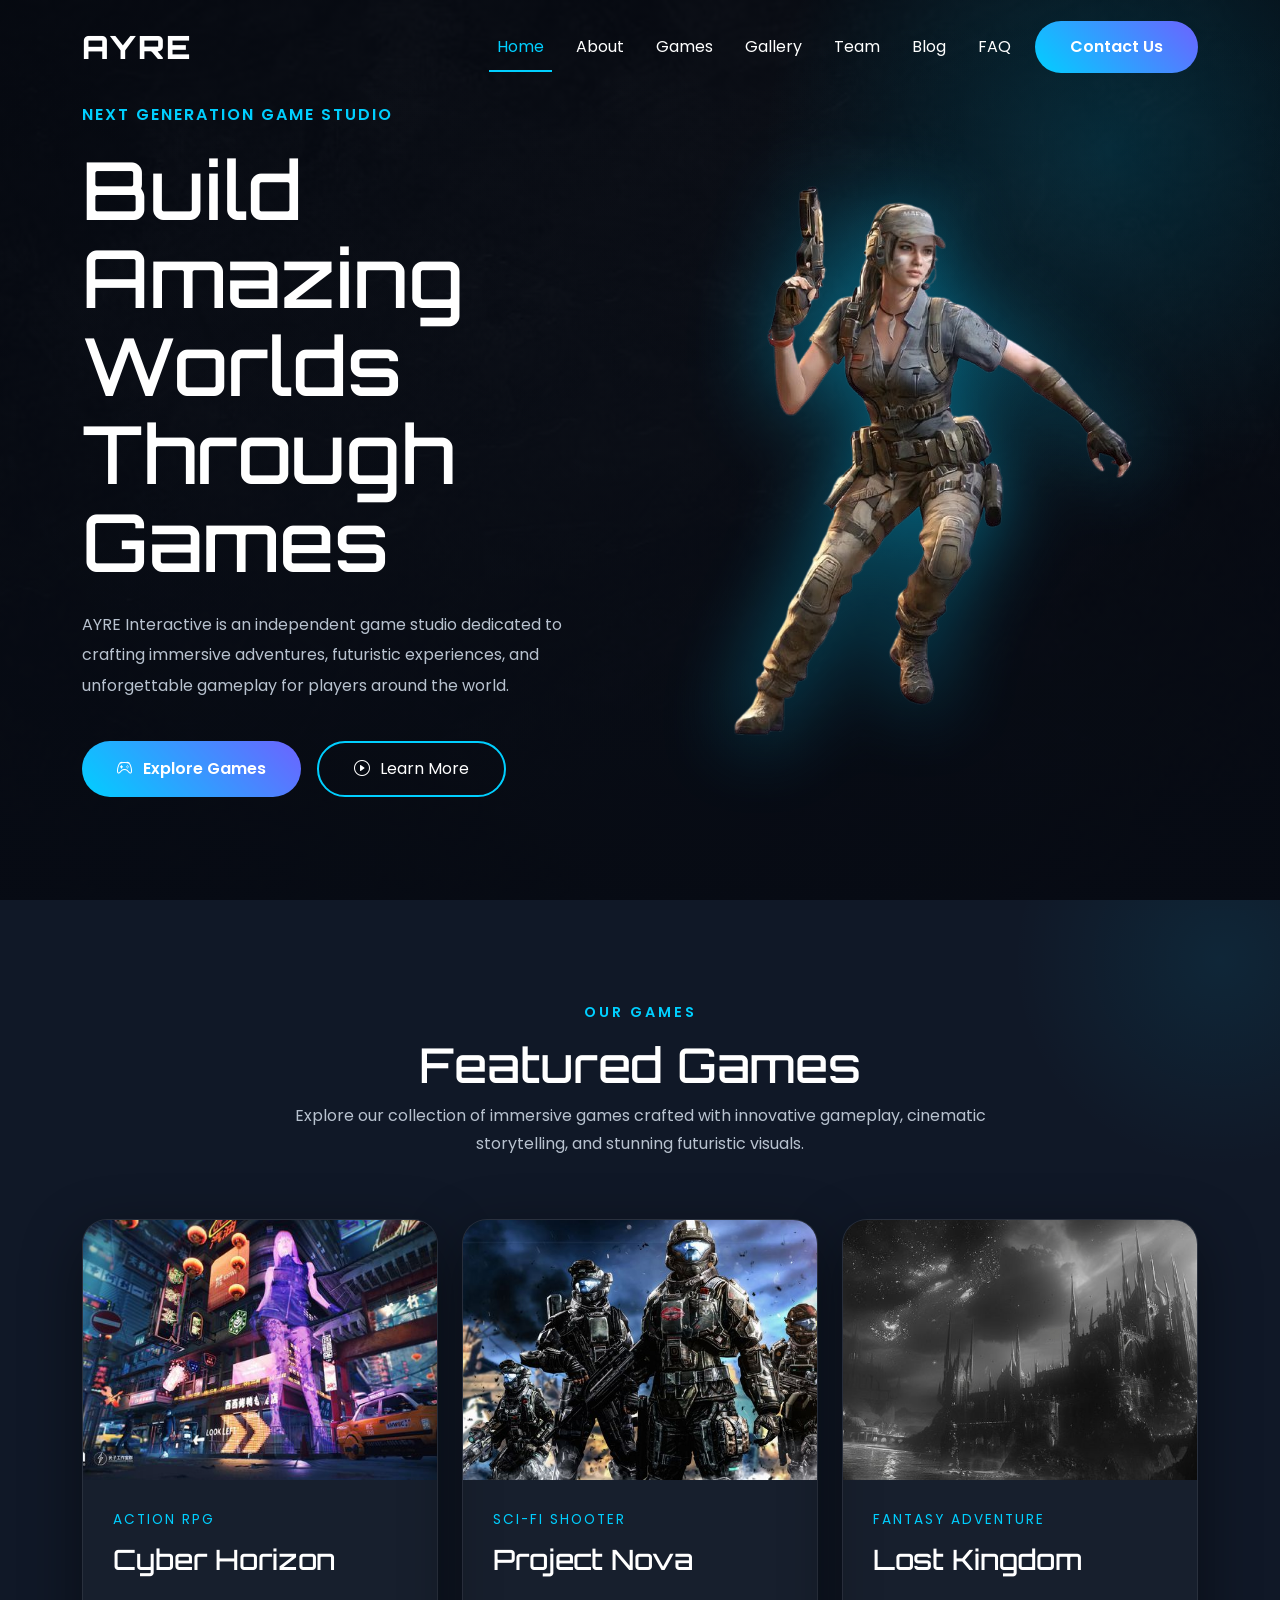
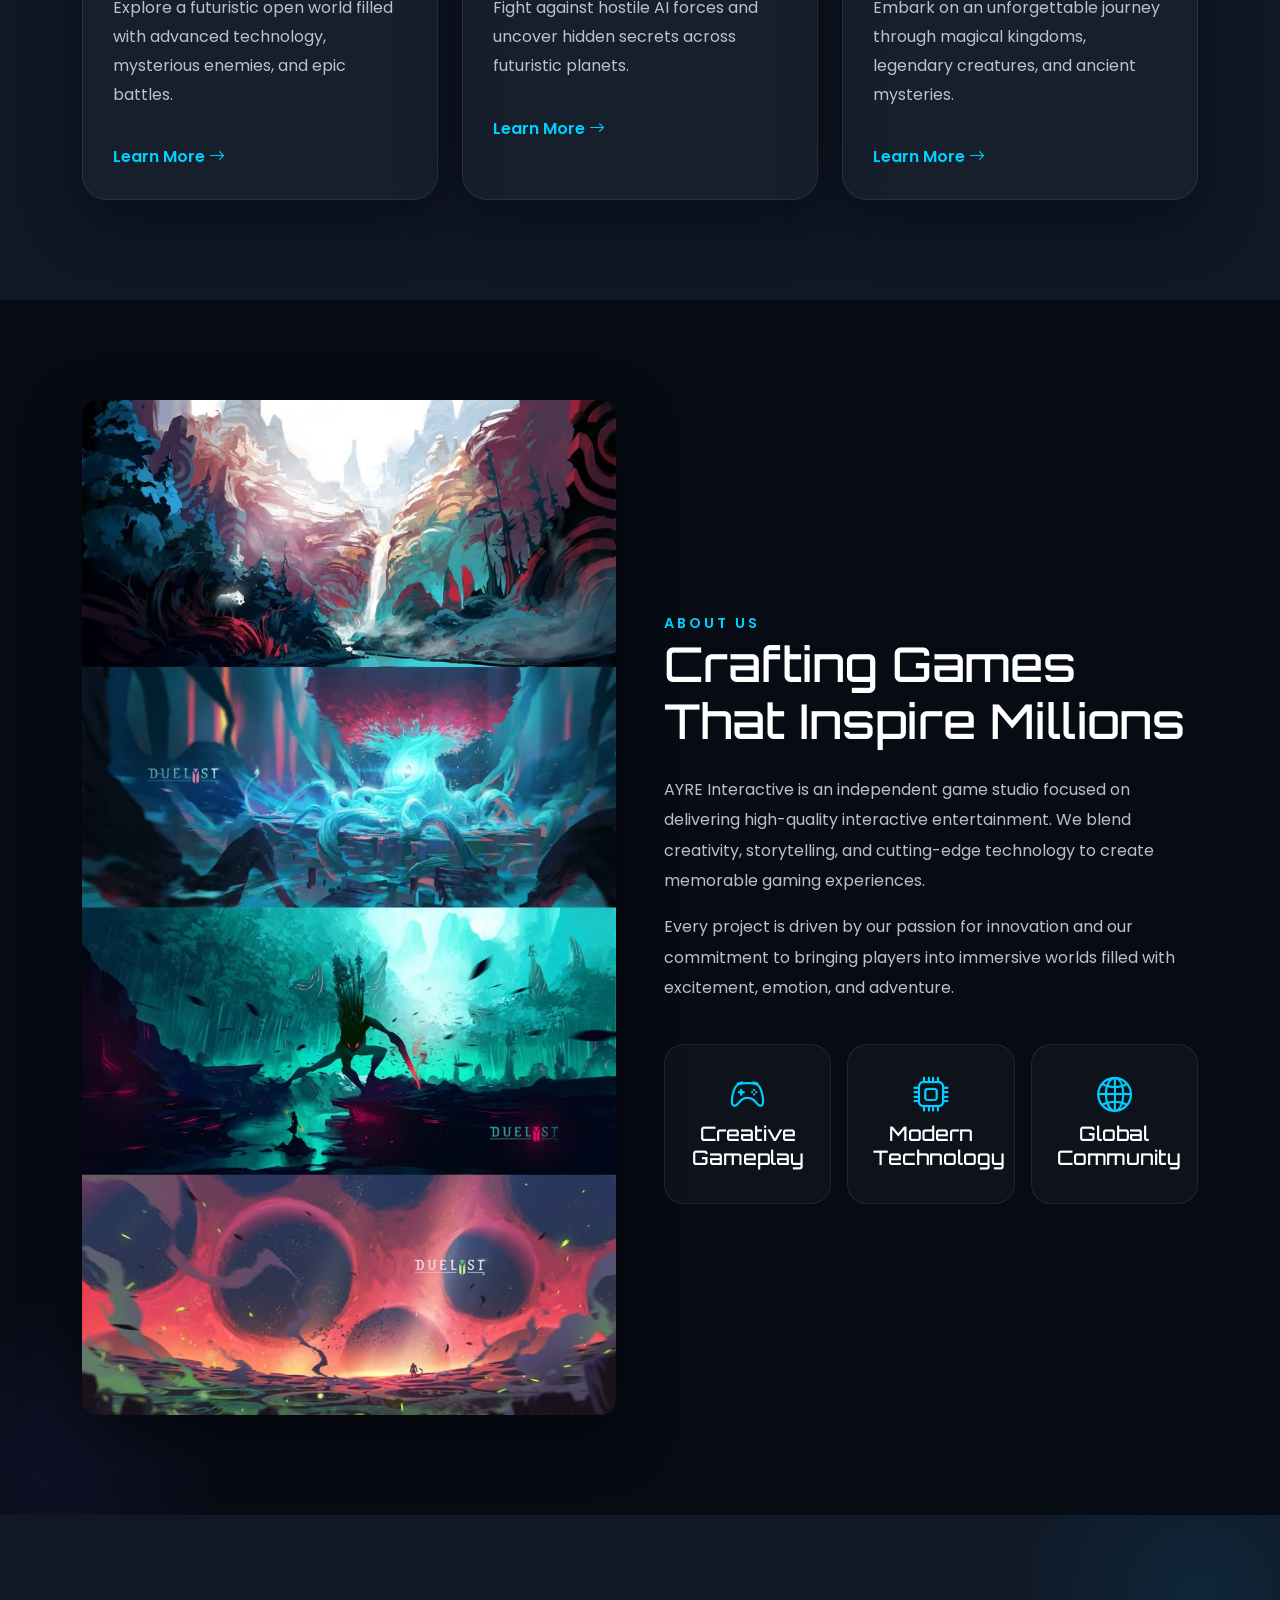
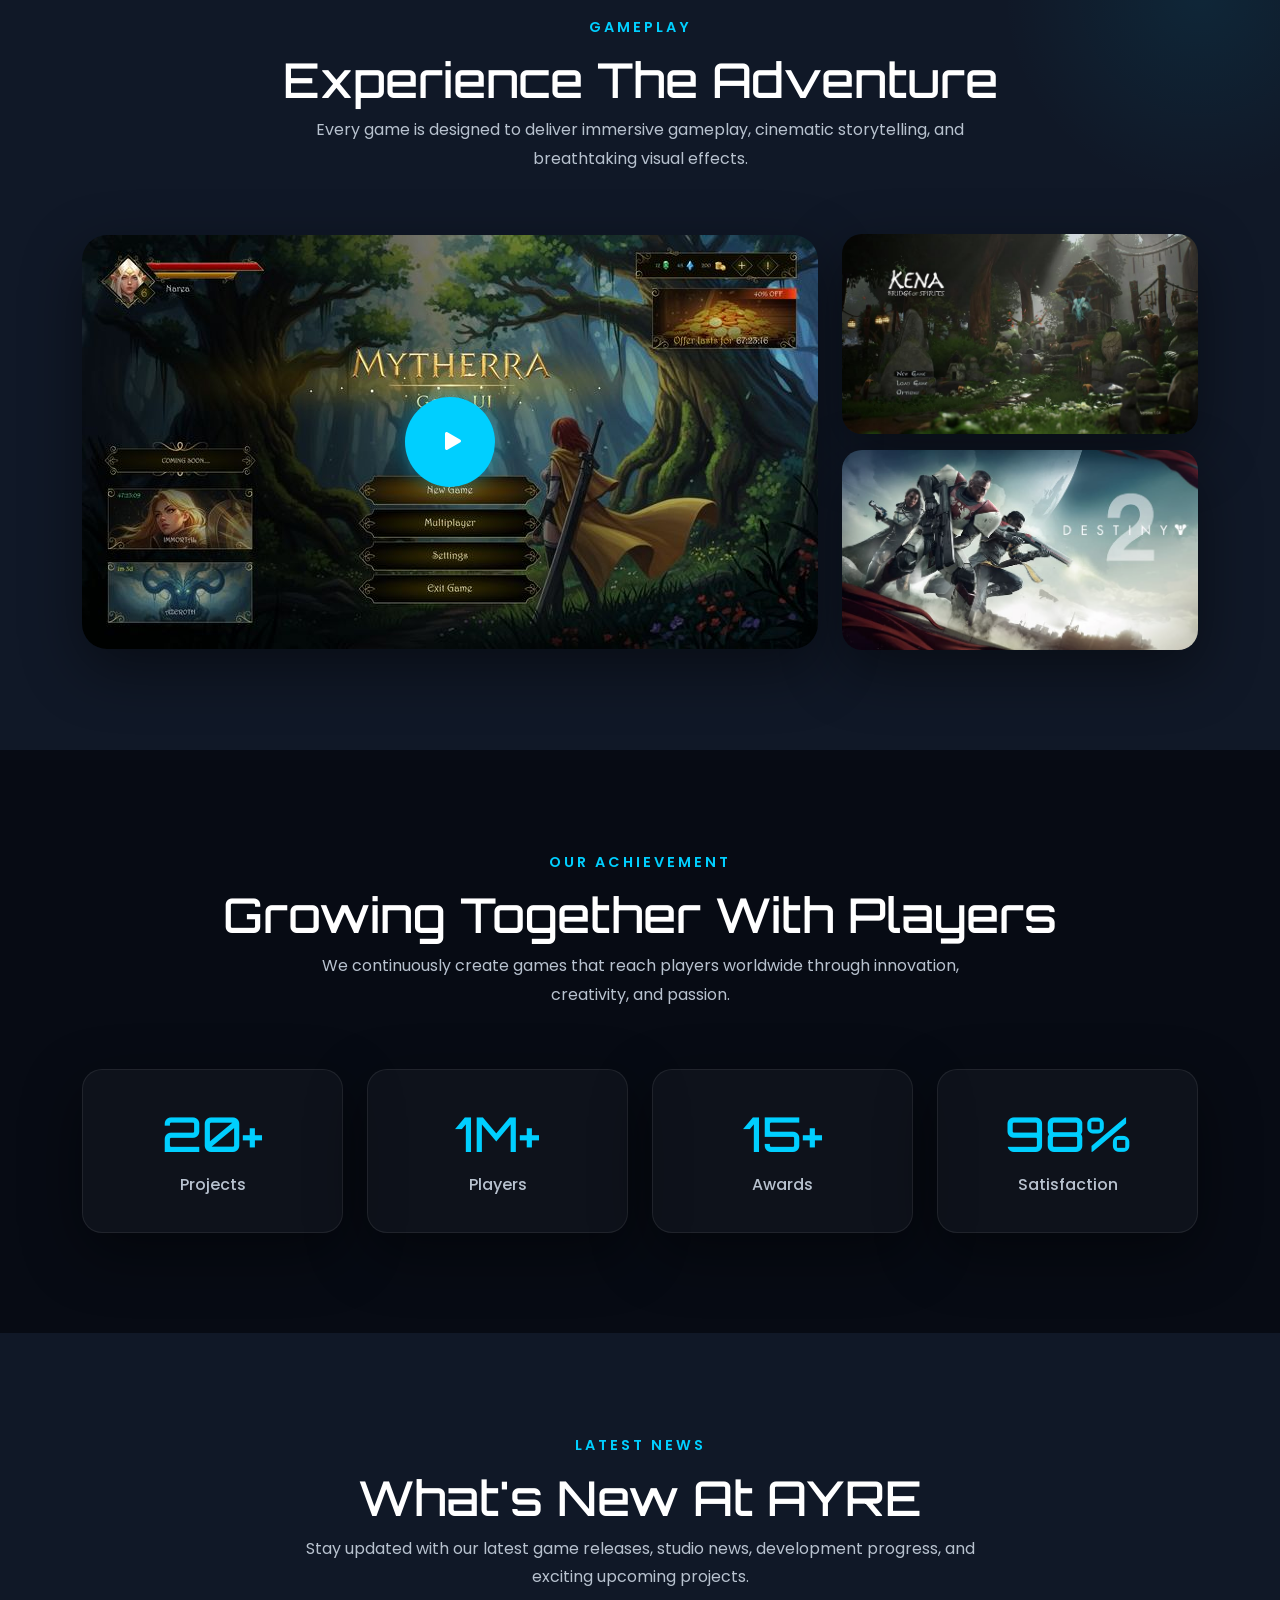
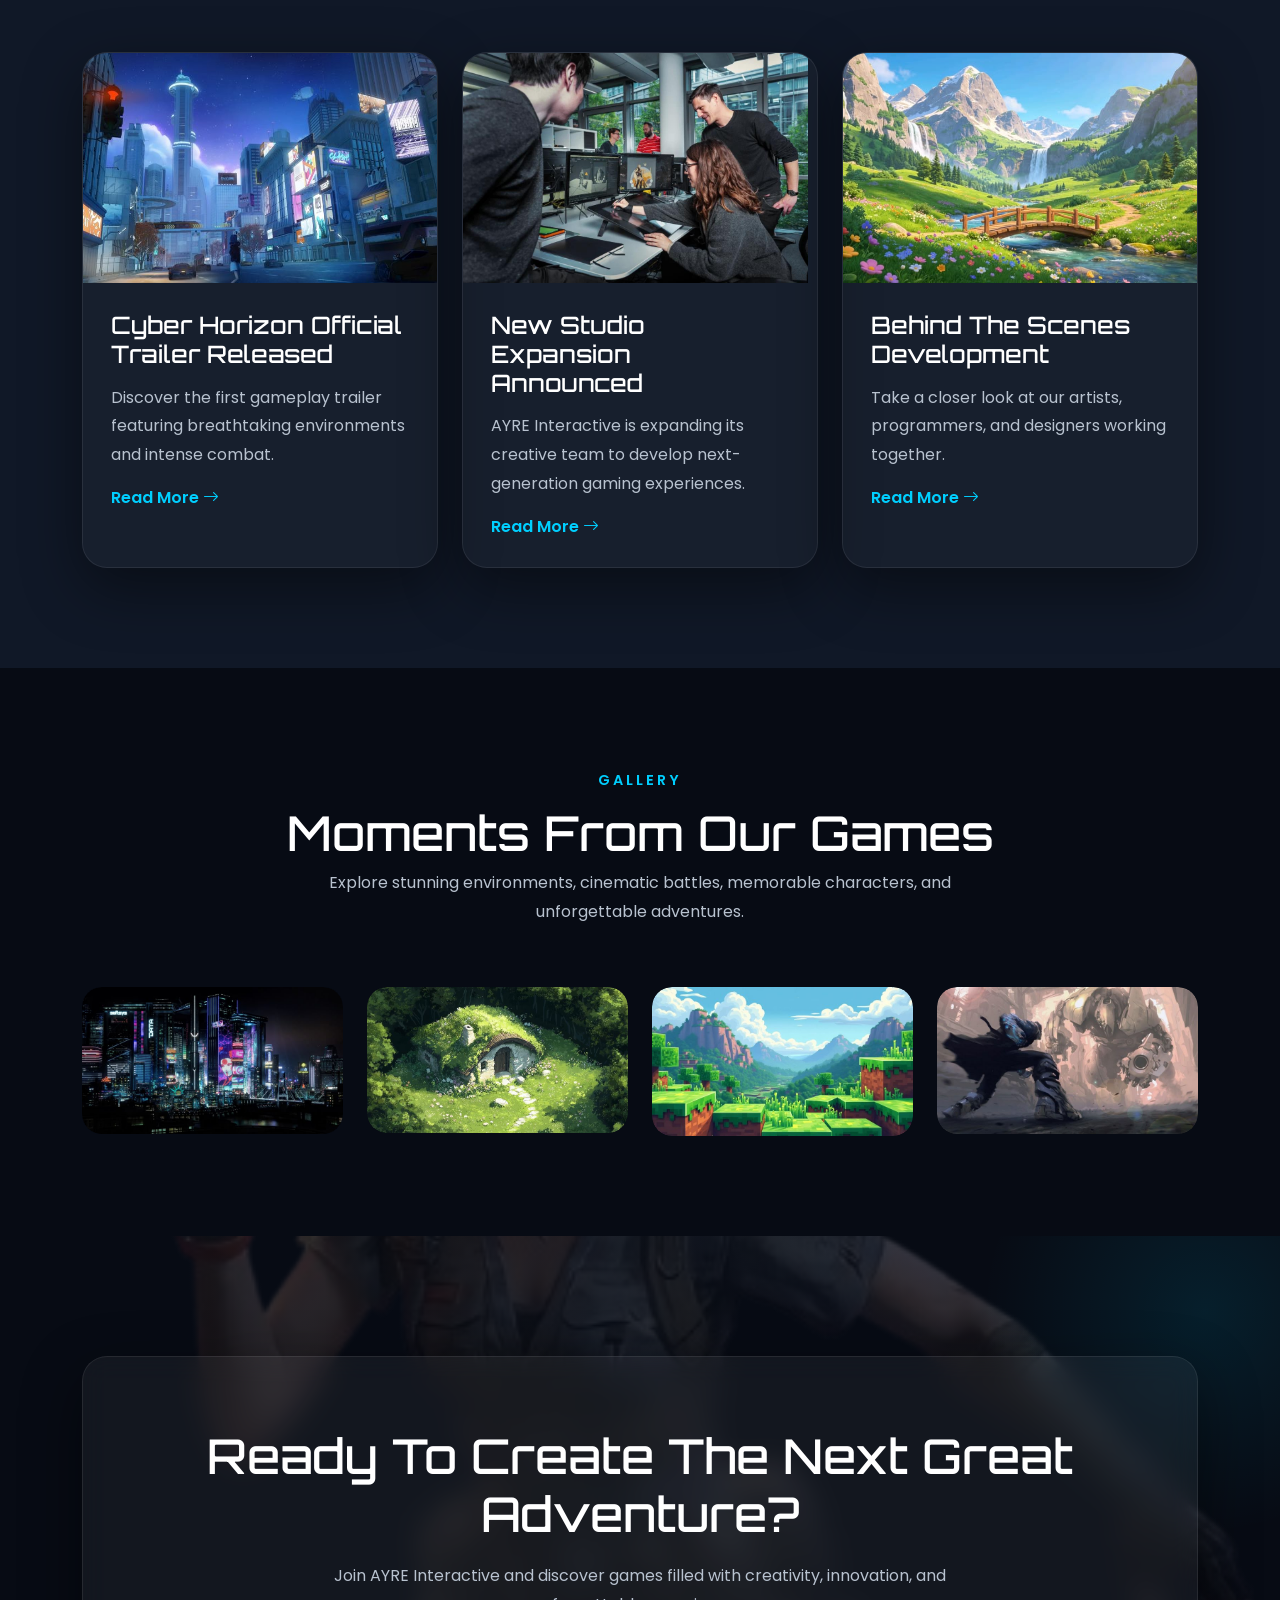
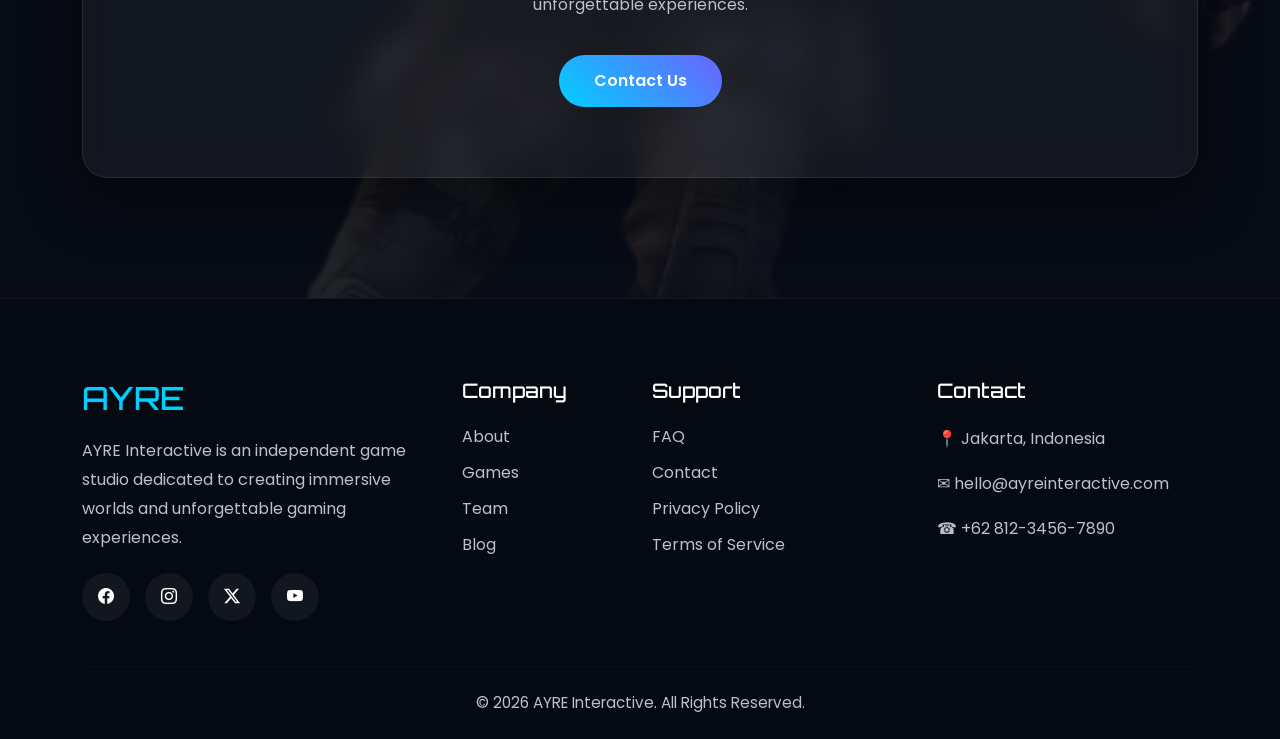
<file: index.html>
<!DOCTYPE html>
<html lang="en">

<head>

    <meta charset="UTF-8">
    <meta name="viewport" content="width=device-width, initial-scale=1.0">

    <title>AYRE Interactive | Game Studio</title>

    <meta name="description"
        content="AYRE Interactive is a futuristic indie game studio creating immersive worlds and unforgettable gaming experiences.">

    <!-- Bootstrap -->

    <link href="https://cdn.jsdelivr.net/npm/bootstrap@5.3.7/dist/css/bootstrap.min.css" rel="stylesheet">

    <!-- Bootstrap Icons -->

    <link rel="stylesheet"
        href="https://cdn.jsdelivr.net/npm/bootstrap-icons@1.13.1/font/bootstrap-icons.min.css">

    <!-- CSS -->

    <link rel="stylesheet" href="css/style.css">

</head>

<body>

<!--============================
        NAVBAR
=============================-->

<nav class="navbar navbar-expand-lg fixed-top">

    <div class="container">

        <a class="navbar-brand logo" href="index.html">

            AYRE

        </a>

        <button class="navbar-toggler text-white"
            type="button"
            data-bs-toggle="collapse"
            data-bs-target="#navbarNav">

            <i class="bi bi-list fs-2"></i>

        </button>

        <div class="collapse navbar-collapse"
            id="navbarNav">

            <ul class="navbar-nav ms-auto align-items-lg-center">

                <li class="nav-item">

                    <a class="nav-link active"
                        href="index.html">

                        Home

                    </a>

                </li>

                <li class="nav-item">

                    <a class="nav-link"
                        href="about.html">

                        About

                    </a>

                </li>

                <li class="nav-item">

                    <a class="nav-link"
                        href="games.html">

                        Games

                    </a>

                </li>

                <li class="nav-item">

                    <a class="nav-link"
                        href="gallery.html">

                        Gallery

                    </a>

                </li>

                <li class="nav-item">

                    <a class="nav-link"
                        href="team.html">

                        Team

                    </a>

                </li>

                <li class="nav-item">

                    <a class="nav-link"
                        href="blog.html">

                        Blog

                    </a>

                </li>

                <li class="nav-item">

                    <a class="nav-link"
                        href="faq.html">

                        FAQ

                    </a>

                </li>

                <li class="nav-item ms-lg-3">

                    <a href="contact.html"
                        class="btn-ayre">

                        Contact Us

                    </a>

                </li>

            </ul>

        </div>

    </div>

</nav>

<!--============================
            HERO
=============================-->

<section class="hero">

    <div class="hero-overlay"></div>

    <div class="container">

        <div class="row align-items-center gy-5">

            <div class="col-lg-6">

                <span class="hero-tag">

                    NEXT GENERATION GAME STUDIO

                </span>

                <h1 class="hero-title">

                    Build Amazing Worlds <br>

                    Through Games

                </h1>

                <p class="hero-text">

                    AYRE Interactive is an independent game studio dedicated
                    to crafting immersive adventures, futuristic experiences,
                    and unforgettable gameplay for players around the world.

                </p>

                <div class="hero-buttons d-flex flex-wrap gap-3">

                    <a href="games.html"
                        class="btn-ayre">

                        <i class="bi bi-controller"></i>

                        Explore Games

                    </a>

                    <a href="about.html"
                        class="btn-outline-ayre">

                        <i class="bi bi-play-circle"></i>

                        Learn More

                    </a>

                </div>

            </div>

            <div class="col-lg-6">

                <div class="hero-image">

                    <img src="assets/hero.png"
                        alt="AYRE Hero">

                </div>

            </div>

        </div>

    </div>

</section>
<!--============================
        FEATURED GAMES
=============================-->

<section class="featured-games reveal">

    <div class="container">

        <div class="section-title text-center">

            <span class="section-tag">

                OUR GAMES

            </span>

            <h2>

                Featured Games

            </h2>

            <p>

                Explore our collection of immersive games crafted with
                innovative gameplay, cinematic storytelling, and stunning
                futuristic visuals.

            </p>

        </div>

        <div class="row g-4">

            <!-- Game 1 -->

            <div class="col-lg-4 col-md-6">

                <div class="game-card">

                    <img src="assets/game1.jpg" alt="Cyber Horizon">

                    <div class="game-content">

                        <span>Action RPG</span>

                        <h3>Cyber Horizon</h3>

                        <p>

                            Explore a futuristic open world filled with
                            advanced technology, mysterious enemies,
                            and epic battles.

                        </p>

                        <a href="games.html" class="read-more">

                            Learn More
                            <i class="bi bi-arrow-right"></i>

                        </a>

                    </div>

                </div>

            </div>

            <!-- Game 2 -->

            <div class="col-lg-4 col-md-6">

                <div class="game-card">

                    <img src="assets/game2.jpg" alt="Project Nova">

                    <div class="game-content">

                        <span>Sci-Fi Shooter</span>

                        <h3>Project Nova</h3>

                        <p>

                            Fight against hostile AI forces and uncover
                            hidden secrets across futuristic planets.

                        </p>

                        <a href="games.html" class="read-more">

                            Learn More
                            <i class="bi bi-arrow-right"></i>

                        </a>

                    </div>

                </div>

            </div>

            <!-- Game 3 -->

            <div class="col-lg-4 col-md-6 mx-md-auto">

                <div class="game-card">

                    <img src="assets/game3.jpg" alt="Lost Kingdom">

                    <div class="game-content">

                        <span>Fantasy Adventure</span>

                        <h3>Lost Kingdom</h3>

                        <p>

                            Embark on an unforgettable journey through
                            magical kingdoms, legendary creatures,
                            and ancient mysteries.

                        </p>

                        <a href="games.html" class="read-more">

                            Learn More
                            <i class="bi bi-arrow-right"></i>

                        </a>

                    </div>

                </div>

            </div>

        </div>

    </div>

</section>

<!--============================
            ABOUT
=============================-->

<section class="about-section reveal">

    <div class="container">

        <div class="row align-items-center g-5">

            <div class="col-lg-6">

                <img src="assets/why.png"
                    class="img-fluid rounded-4"
                    alt="About AYRE">

            </div>

            <div class="col-lg-6">

                <span class="section-tag">

                    ABOUT US

                </span>

                <h2>

                    Crafting Games That Inspire Millions

                </h2>

                <p>

                    AYRE Interactive is an independent game studio focused on
                    delivering high-quality interactive entertainment. We blend
                    creativity, storytelling, and cutting-edge technology to
                    create memorable gaming experiences.

                </p>

                <p>

                    Every project is driven by our passion for innovation and
                    our commitment to bringing players into immersive worlds
                    filled with excitement, emotion, and adventure.

                </p>

                <div class="row mt-4 g-3">

                    <div class="col-sm-4">

                        <div class="feature-box">

                            <i class="bi bi-controller"></i>

                            <h5>Creative Gameplay</h5>

                        </div>

                    </div>

                    <div class="col-sm-4">

                        <div class="feature-box">

                            <i class="bi bi-cpu"></i>

                            <h5>Modern Technology</h5>

                        </div>

                    </div>

                    <div class="col-sm-4">

                        <div class="feature-box">

                            <i class="bi bi-globe2"></i>

                            <h5>Global Community</h5>

                        </div>

                    </div>

                </div>

            </div>

        </div>

    </div>

</section>
<!--============================
        GAMEPLAY SHOWCASE
=============================-->

<section class="gameplay-section reveal">

    <div class="container">

        <div class="section-title text-center">

            <span class="section-tag">

                GAMEPLAY

            </span>

            <h2>

                Experience The Adventure

            </h2>

            <p>

                Every game is designed to deliver immersive gameplay,
                cinematic storytelling, and breathtaking visual effects.

            </p>

        </div>

        <div class="row g-4 align-items-center">

            <div class="col-lg-8">

                <div class="gameplay-banner">

                    <img src="assets/gameplay1.jpg"
                        alt="Gameplay">

                    <div class="play-button">

                        <i class="bi bi-play-fill"></i>

                    </div>

                </div>

            </div>

            <div class="col-lg-4">

                <div class="row g-3">

                    <div class="col-12">

                        <img src="assets/gameplay2.jpg"
                            class="gameplay-thumb"
                            alt="Gameplay">

                    </div>

                    <div class="col-12">

                        <img src="assets/gameplay3.jpg"
                            class="gameplay-thumb"
                            alt="Gameplay">

                    </div>

                </div>

            </div>

        </div>

    </div>

</section>

<!--============================
            STATISTICS
=============================-->

<section class="stats-section reveal">

    <div class="container">

        <div class="section-title text-center">

            <span class="section-tag">

                OUR ACHIEVEMENT

            </span>

            <h2>

                Growing Together With Players

            </h2>

            <p>

                We continuously create games that reach players worldwide
                through innovation, creativity, and passion.

            </p>

        </div>

        <div class="row g-4">

            <div class="col-lg-3 col-md-6">

                <div class="stat-box">

                    <h2>20+</h2>

                    <span>Projects</span>

                </div>

            </div>

            <div class="col-lg-3 col-md-6">

                <div class="stat-box">

                    <h2>1M+</h2>

                    <span>Players</span>

                </div>

            </div>

            <div class="col-lg-3 col-md-6">

                <div class="stat-box">

                    <h2>15+</h2>

                    <span>Awards</span>

                </div>

            </div>

            <div class="col-lg-3 col-md-6">

                <div class="stat-box">

                    <h2>98%</h2>

                    <span>Satisfaction</span>

                </div>

            </div>

        </div>

    </div>

</section>

<!--============================
            NEWS
=============================-->

<section class="news-section reveal">

    <div class="container">

        <div class="section-title text-center">

            <span class="section-tag">

                LATEST NEWS

            </span>

            <h2>

                What's New At AYRE

            </h2>

            <p>

                Stay updated with our latest game releases,
                studio news, development progress,
                and exciting upcoming projects.

            </p>

        </div>

        <div class="row g-4">

            <!-- News 1 -->

            <div class="col-lg-4">

                <div class="news-card">

                    <img src="assets/news1.jpg"
                        alt="News">

                    <div class="news-content">

                        <h4>

                            Cyber Horizon Official Trailer Released

                        </h4>

                        <p>

                            Discover the first gameplay trailer featuring
                            breathtaking environments and intense combat.

                        </p>

                        <a href="blog.html">

                            Read More
                            <i class="bi bi-arrow-right"></i>

                        </a>

                    </div>

                </div>

            </div>

            <!-- News 2 -->

            <div class="col-lg-4">

                <div class="news-card">

                    <img src="assets/news2.jpg"
                        alt="News">

                    <div class="news-content">

                        <h4>

                            New Studio Expansion Announced

                        </h4>

                        <p>

                            AYRE Interactive is expanding its creative team
                            to develop next-generation gaming experiences.

                        </p>

                        <a href="blog.html">

                            Read More
                            <i class="bi bi-arrow-right"></i>

                        </a>

                    </div>

                </div>

            </div>

            <!-- News 3 -->

            <div class="col-lg-4">

                <div class="news-card">

                    <img src="assets/news3.jpg"
                        alt="News">

                    <div class="news-content">

                        <h4>

                            Behind The Scenes Development

                        </h4>

                        <p>

                            Take a closer look at our artists,
                            programmers, and designers working together.

                        </p>

                        <a href="blog.html">

                            Read More
                            <i class="bi bi-arrow-right"></i>

                        </a>

                    </div>

                </div>

            </div>

        </div>

    </div>

</section>
<!--============================
            GALLERY
=============================-->

<section class="gallery-section reveal">

    <div class="container">

        <div class="section-title text-center">

            <span class="section-tag">

                GALLERY

            </span>

            <h2>

                Moments From Our Games

            </h2>

            <p>

                Explore stunning environments, cinematic battles,
                memorable characters, and unforgettable adventures.

            </p>

        </div>

        <div class="row g-4">

            <div class="col-lg-3 col-md-6">
                <div class="gallery-item">
                    <img src="assets/gallery1.jpg" alt="">
                </div>
            </div>

            <div class="col-lg-3 col-md-6">
                <div class="gallery-item">
                    <img src="assets/gallery2.jpg" alt="">
                </div>
            </div>

            <div class="col-lg-3 col-md-6">
                <div class="gallery-item">
                    <img src="assets/gallery3.jpg" alt="">
                </div>
            </div>

            <div class="col-lg-3 col-md-6">
                <div class="gallery-item">
                    <img src="assets/gallery4.jpg" alt="">
                </div>
            </div>

        </div>

    </div>

</section>


<!--============================
            CTA
=============================-->

<section class="cta-section reveal">

    <div class="container">

        <div class="cta-box">

            <h2>

                Ready To Create The Next Great Adventure?

            </h2>

            <p>

                Join AYRE Interactive and discover games filled with
                creativity, innovation, and unforgettable experiences.

            </p>

            <a href="contact.html" class="btn-ayre">

                Contact Us

            </a>

        </div>

    </div>

</section>


<!--============================
            FOOTER
=============================-->

<footer class="footer">

    <div class="container">

        <div class="row gy-5">

            <div class="col-lg-4">

                <h3 class="footer-logo">

                    AYRE

                </h3>

                <p>

                    AYRE Interactive is an independent game studio
                    dedicated to creating immersive worlds and
                    unforgettable gaming experiences.

                </p>

                <div class="social-icons">

                    <a href="#">

                        <i class="bi bi-facebook"></i>

                    </a>

                    <a href="#">

                        <i class="bi bi-instagram"></i>

                    </a>

                    <a href="#">

                        <i class="bi bi-twitter-x"></i>

                    </a>

                    <a href="#">

                        <i class="bi bi-youtube"></i>

                    </a>

                </div>

            </div>

            <div class="col-lg-2">

                <h5>

                    Company

                </h5>

                <ul class="footer-links">

                    <li><a href="about.html">About</a></li>

                    <li><a href="games.html">Games</a></li>

                    <li><a href="team.html">Team</a></li>

                    <li><a href="blog.html">Blog</a></li>

                </ul>

            </div>

            <div class="col-lg-3">

                <h5>

                    Support

                </h5>

                <ul class="footer-links">

                    <li><a href="faq.html">FAQ</a></li>

                    <li><a href="contact.html">Contact</a></li>

                    <li><a href="#">Privacy Policy</a></li>

                    <li><a href="#">Terms of Service</a></li>

                </ul>

            </div>

            <div class="col-lg-3">

                <h5>

                    Contact

                </h5>

                <p>

                    📍 Jakarta, Indonesia

                </p>

                <p>

                    ✉ hello@ayreinteractive.com

                </p>

                <p>

                    ☎ +62 812-3456-7890

                </p>

            </div>

        </div>

        <hr>

        <div class="text-center copyright">

            © 2026 AYRE Interactive.
            All Rights Reserved.

        </div>

    </div>

</footer>


<!--============================
        SCROLL TO TOP
=============================-->

<div class="scroll-top">

    <i class="bi bi-arrow-up"></i>

</div>


<!-- Bootstrap -->

<script src="https://cdn.jsdelivr.net/npm/bootstrap@5.3.7/dist/js/bootstrap.bundle.min.js"></script>

<!-- JS -->

<script src="js/script.js"></script>

</body>

</html>
</file>
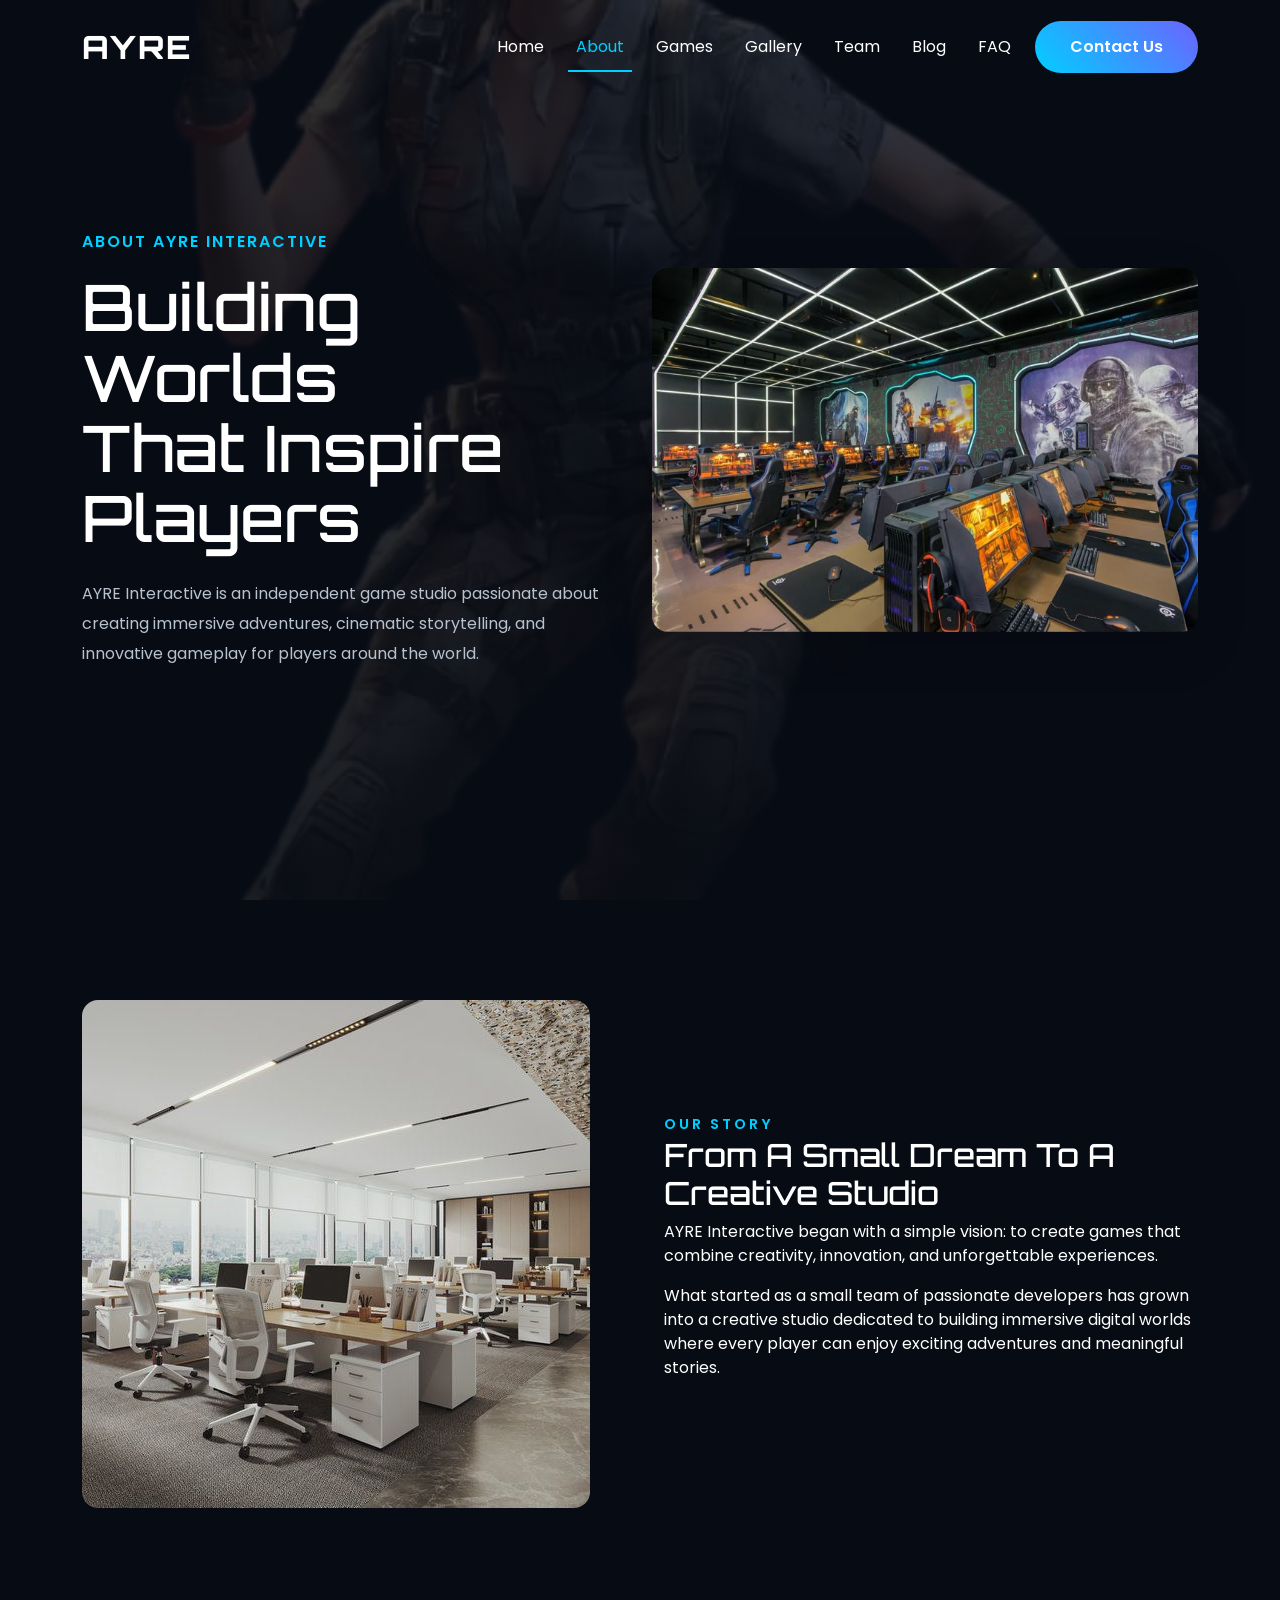
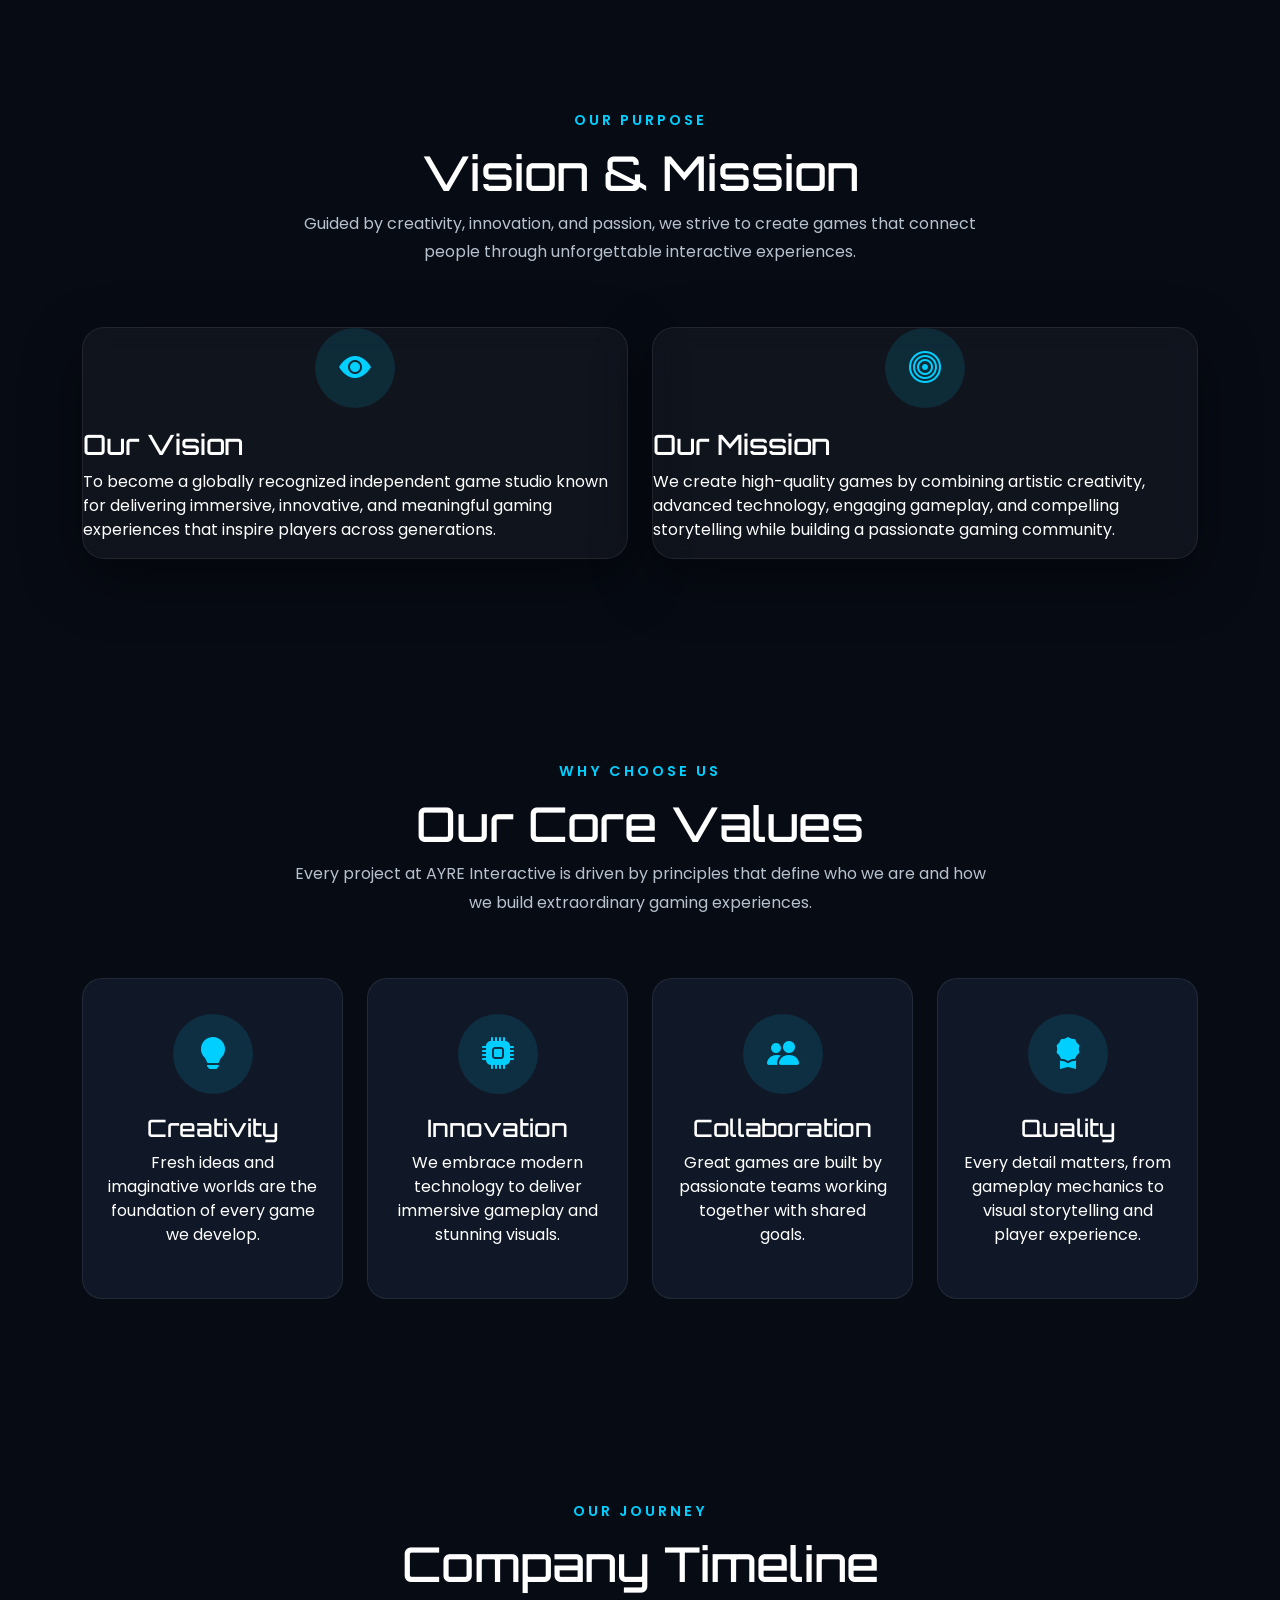
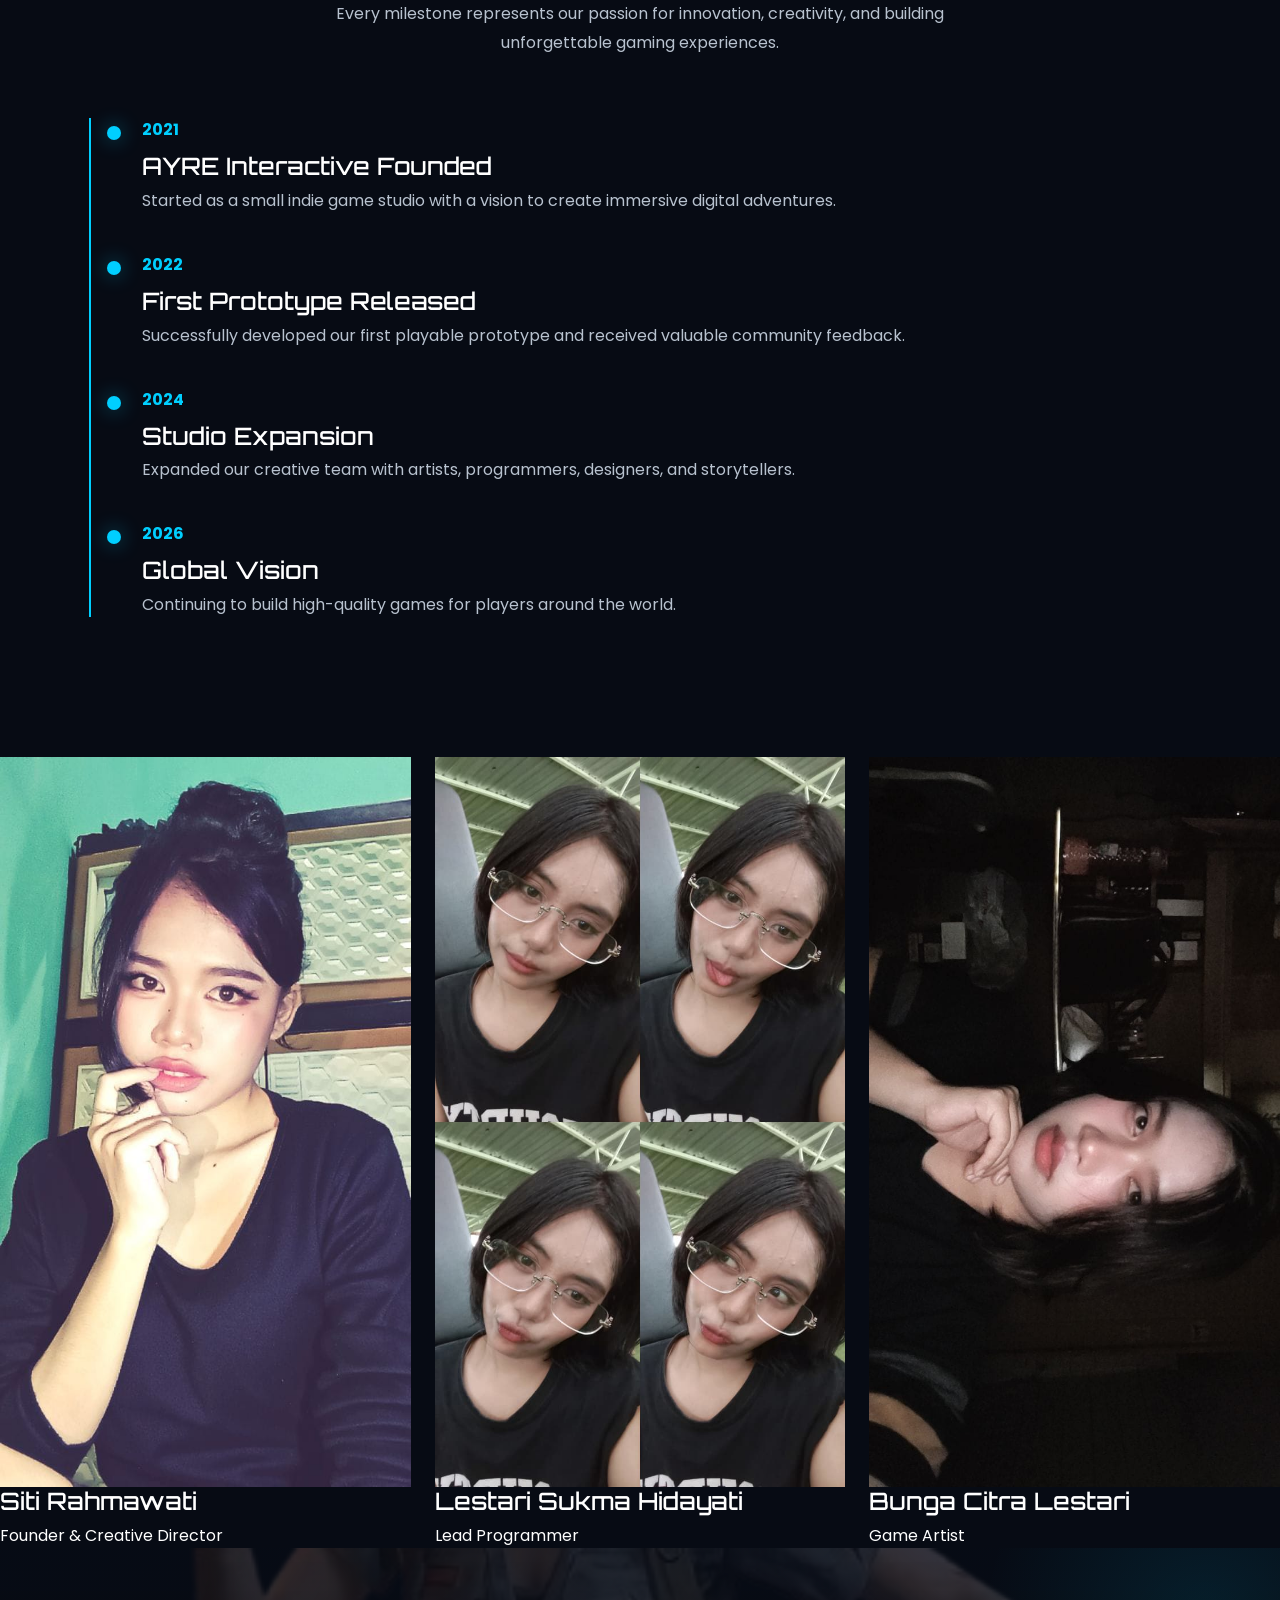
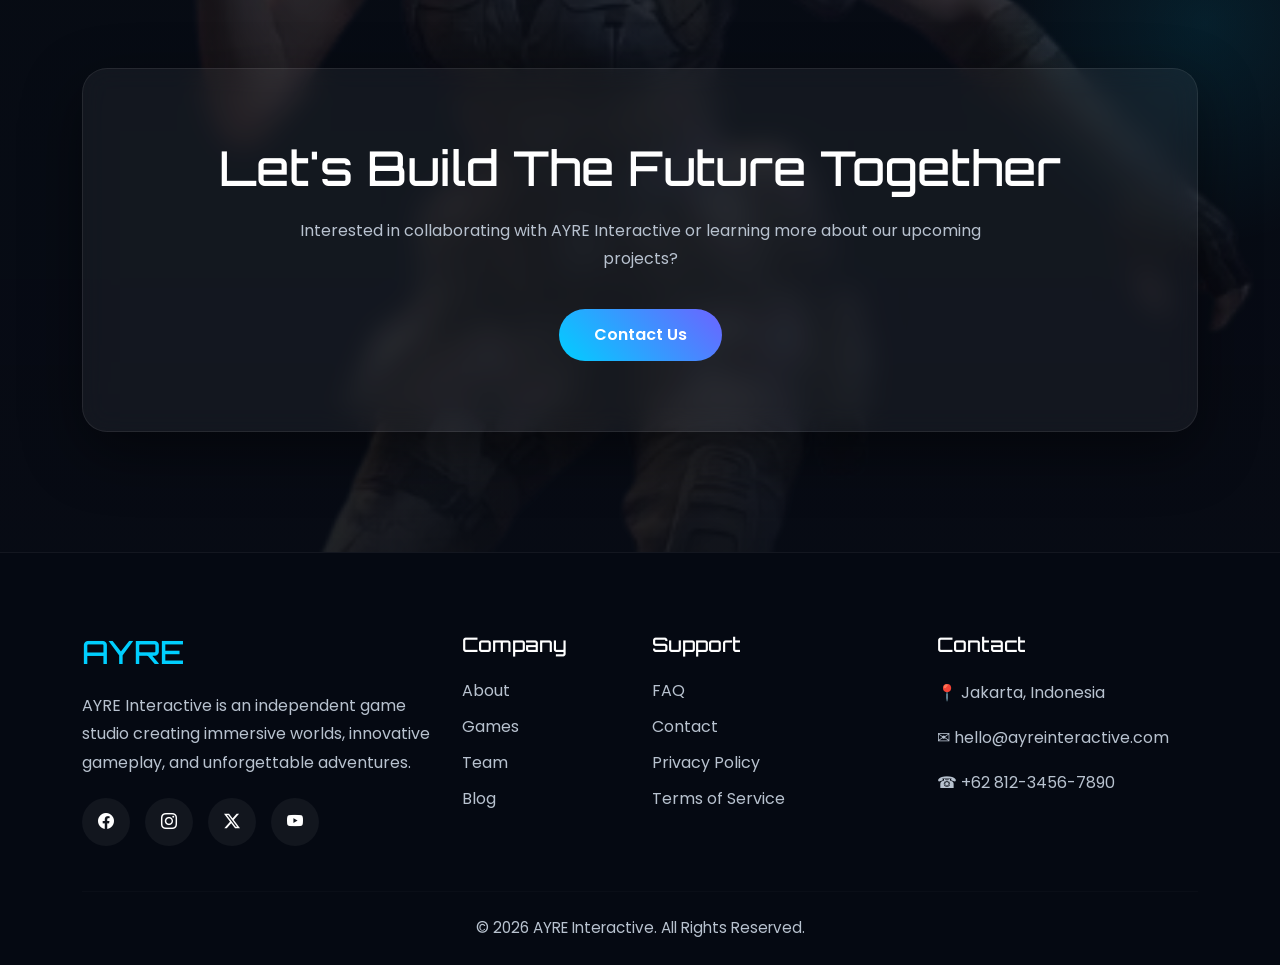
<file: about.html>
<!DOCTYPE html>
<html lang="en">

<head>

    <meta charset="UTF-8">
    <meta name="viewport" content="width=device-width, initial-scale=1.0">

    <title>About | AYRE Interactive</title>

    <meta name="description"
        content="Learn more about AYRE Interactive, our vision, mission, and journey in creating immersive gaming experiences.">

    <!-- Bootstrap -->

    <link href="https://cdn.jsdelivr.net/npm/bootstrap@5.3.7/dist/css/bootstrap.min.css" rel="stylesheet">

    <!-- Bootstrap Icons -->

    <link rel="stylesheet"
        href="https://cdn.jsdelivr.net/npm/bootstrap-icons@1.13.1/font/bootstrap-icons.min.css">

    <!-- CSS -->

    <link rel="stylesheet" href="css/style.css">

</head>

<body>

<!--============================
            NAVBAR
=============================-->

<nav class="navbar navbar-expand-lg fixed-top">

    <div class="container">

        <a class="navbar-brand logo" href="index.html">

            AYRE

        </a>

        <button class="navbar-toggler text-white"
            type="button"
            data-bs-toggle="collapse"
            data-bs-target="#navbarNav">

            <i class="bi bi-list fs-2"></i>

        </button>

        <div class="collapse navbar-collapse"
            id="navbarNav">

            <ul class="navbar-nav ms-auto align-items-lg-center">

                <li class="nav-item">
                    <a class="nav-link" href="index.html">Home</a>
                </li>

                <li class="nav-item">
                    <a class="nav-link active" href="about.html">About</a>
                </li>

                <li class="nav-item">
                    <a class="nav-link" href="games.html">Games</a>
                </li>

                <li class="nav-item">
                    <a class="nav-link" href="gallery.html">Gallery</a>
                </li>

                <li class="nav-item">
                    <a class="nav-link" href="team.html">Team</a>
                </li>

                <li class="nav-item">
                    <a class="nav-link" href="blog.html">Blog</a>
                </li>

                <li class="nav-item">
                    <a class="nav-link" href="faq.html">FAQ</a>
                </li>

                <li class="nav-item ms-lg-3">

                    <a href="contact.html"
                        class="btn-ayre">

                        Contact Us

                    </a>

                </li>

            </ul>

        </div>

    </div>

</nav>

<!--============================
        ABOUT HERO
=============================-->

<section class="about-hero">

    <div class="container">

        <div class="row align-items-center gy-5">

            <div class="col-lg-6">

                <span class="hero-tag">

                    ABOUT AYRE INTERACTIVE

                </span>

                <h1 class="hero-title">

                    Building Worlds <br>
                    That Inspire Players

                </h1>

                <p class="hero-text">

                    AYRE Interactive is an independent game studio passionate
                    about creating immersive adventures, cinematic storytelling,
                    and innovative gameplay for players around the world.

                </p>

            </div>

            <div class="col-lg-6">

                <img src="assets/about.jpg"
                    class="img-fluid rounded-4 shadow-lg"
                    alt="About AYRE">

            </div>

        </div>

    </div>

</section>

<!--============================
        OUR STORY
=============================-->

<section class="story-section reveal">

    <div class="container">

        <div class="row align-items-center g-5">

            <div class="col-lg-6">

                <img src="assets/timeline.jpg"
                    class="img-fluid rounded-4"
                    alt="Our Story">

            </div>

            <div class="col-lg-6">

                <span class="section-tag">

                    OUR STORY

                </span>

                <h2>

                    From A Small Dream To A Creative Studio

                </h2>

                <p>

                    AYRE Interactive began with a simple vision:
                    to create games that combine creativity,
                    innovation, and unforgettable experiences.

                </p>

                <p>

                    What started as a small team of passionate developers
                    has grown into a creative studio dedicated to building
                    immersive digital worlds where every player can enjoy
                    exciting adventures and meaningful stories.

                </p>

            </div>

        </div>

    </div>

</section>
<!--============================
        VISION & MISSION
=============================-->

<section class="vision-section reveal">

    <div class="container">

        <div class="section-title text-center">

            <span class="section-tag">

                OUR PURPOSE

            </span>

            <h2>

                Vision & Mission

            </h2>

            <p>

                Guided by creativity, innovation, and passion,
                we strive to create games that connect people
                through unforgettable interactive experiences.

            </p>

        </div>

        <div class="row g-4">

            <!-- Vision -->

            <div class="col-lg-6">

                <div class="glass-card h-100">

                    <div class="icon-box">

                        <i class="bi bi-eye-fill"></i>

                    </div>

                    <h3>

                        Our Vision

                    </h3>

                    <p>

                        To become a globally recognized independent
                        game studio known for delivering immersive,
                        innovative, and meaningful gaming experiences
                        that inspire players across generations.

                    </p>

                </div>

            </div>

            <!-- Mission -->

            <div class="col-lg-6">

                <div class="glass-card h-100">

                    <div class="icon-box">

                        <i class="bi bi-bullseye"></i>

                    </div>

                    <h3>

                        Our Mission

                    </h3>

                    <p>

                        We create high-quality games by combining
                        artistic creativity, advanced technology,
                        engaging gameplay, and compelling storytelling
                        while building a passionate gaming community.

                    </p>

                </div>

            </div>

        </div>

    </div>

</section>

<!--============================
        CORE VALUES
=============================-->

<section class="values-section reveal">

    <div class="container">

        <div class="section-title text-center">

            <span class="section-tag">

                WHY CHOOSE US

            </span>

            <h2>

                Our Core Values

            </h2>

            <p>

                Every project at AYRE Interactive is driven by
                principles that define who we are and how we build
                extraordinary gaming experiences.

            </p>

        </div>

        <div class="row g-4">

            <!-- Creativity -->

            <div class="col-lg-3 col-md-6">

                <div class="feature-card text-center">

                    <div class="icon-box">

                        <i class="bi bi-lightbulb-fill"></i>

                    </div>

                    <h4>

                        Creativity

                    </h4>

                    <p>

                        Fresh ideas and imaginative worlds are the
                        foundation of every game we develop.

                    </p>

                </div>

            </div>

            <!-- Innovation -->

            <div class="col-lg-3 col-md-6">

                <div class="feature-card text-center">

                    <div class="icon-box">

                        <i class="bi bi-cpu-fill"></i>

                    </div>

                    <h4>

                        Innovation

                    </h4>

                    <p>

                        We embrace modern technology to deliver
                        immersive gameplay and stunning visuals.

                    </p>

                </div>

            </div>

            <!-- Collaboration -->

            <div class="col-lg-3 col-md-6">

                <div class="feature-card text-center">

                    <div class="icon-box">

                        <i class="bi bi-people-fill"></i>

                    </div>

                    <h4>

                        Collaboration

                    </h4>

                    <p>

                        Great games are built by passionate teams
                        working together with shared goals.

                    </p>

                </div>

            </div>

            <!-- Quality -->

            <div class="col-lg-3 col-md-6">

                <div class="feature-card text-center">

                    <div class="icon-box">

                        <i class="bi bi-award-fill"></i>

                    </div>

                    <h4>

                        Quality

                    </h4>

                    <p>

                        Every detail matters, from gameplay mechanics
                        to visual storytelling and player experience.

                    </p>

                </div>

            </div>

        </div>

    </div>

</section>
<!--============================
        COMPANY TIMELINE
=============================-->

<section class="timeline-section reveal">

    <div class="container">

        <div class="section-title text-center">

            <span class="section-tag">

                OUR JOURNEY

            </span>

            <h2>

                Company Timeline

            </h2>

            <p>

                Every milestone represents our passion for innovation,
                creativity, and building unforgettable gaming experiences.

            </p>

        </div>

        <div class="timeline">

            <div class="timeline-item">

                <div class="timeline-year">

                    2021

                </div>

                <div class="timeline-content">

                    <h4>

                        AYRE Interactive Founded

                    </h4>

                    <p>

                        Started as a small indie game studio with a vision to
                        create immersive digital adventures.

                    </p>

                </div>

            </div>

            <div class="timeline-item">

                <div class="timeline-year">

                    2022

                </div>

                <div class="timeline-content">

                    <h4>

                        First Prototype Released

                    </h4>

                    <p>

                        Successfully developed our first playable prototype and
                        received valuable community feedback.

                    </p>

                </div>

            </div>

            <div class="timeline-item">

                <div class="timeline-year">

                    2024

                </div>

                <div class="timeline-content">

                    <h4>

                        Studio Expansion

                    </h4>

                    <p>

                        Expanded our creative team with artists,
                        programmers, designers, and storytellers.

                    </p>

                </div>

            </div>

            <div class="timeline-item">

                <div class="timeline-year">

                    2026

                </div>

                <div class="timeline-content">

                    <h4>

                        Global Vision

                    </h4>

                    <p>

                        Continuing to build high-quality games
                        for players around the world.

                    </p>

                </div>

            </div>

        </div>

    </div>

</section>

<!--============================
        TEAM PREVIEW
=============================-->

<div class="row justify-content-center g-4">

    <div class="col-lg-4 col-md-6">

        <div class="team-card">

            <img src="assets/team1.jpg" alt="Founder">

            <h4>Siti Rahmawati</h4>

            <span>Founder & Creative Director</span>

        </div>

    </div>

    <div class="col-lg-4 col-md-6">

        <div class="team-card">

            <img src="assets/team2.jpg" alt="Developer">

            <h4>Lestari Sukma Hidayati</h4>

            <span>Lead Programmer</span>

        </div>

    </div>

    <div class="col-lg-4 col-md-6">

        <div class="team-card">

            <img src="assets/team3.jpg" alt="Artist">

            <h4>Bunga Citra Lestari</h4>

            <span>Game Artist</span>

        </div>

    </div>

</div>
</section>

<!--============================
            CTA
=============================-->

<section class="cta-section reveal">

    <div class="container">

        <div class="cta-box text-center">

            <h2>

                Let's Build The Future Together

            </h2>

            <p>

                Interested in collaborating with AYRE Interactive
                or learning more about our upcoming projects?

            </p>

            <a href="contact.html"
                class="btn-ayre">

                Contact Us

            </a>

        </div>

    </div>

</section>

<!--============================
            FOOTER
=============================-->

<footer class="footer">

    <div class="container">

        <div class="row gy-5">

            <div class="col-lg-4">

                <h3 class="footer-logo">

                    AYRE

                </h3>

                <p>

                    AYRE Interactive is an independent game studio creating
                    immersive worlds, innovative gameplay,
                    and unforgettable adventures.

                </p>

                <div class="social-icons">

                    <a href="#"><i class="bi bi-facebook"></i></a>
                    <a href="#"><i class="bi bi-instagram"></i></a>
                    <a href="#"><i class="bi bi-twitter-x"></i></a>
                    <a href="#"><i class="bi bi-youtube"></i></a>

                </div>

            </div>

            <div class="col-lg-2">

                <h5>

                    Company

                </h5>

                <ul class="footer-links">

                    <li><a href="about.html">About</a></li>
                    <li><a href="games.html">Games</a></li>
                    <li><a href="team.html">Team</a></li>
                    <li><a href="blog.html">Blog</a></li>

                </ul>

            </div>

            <div class="col-lg-3">

                <h5>

                    Support

                </h5>

                <ul class="footer-links">

                    <li><a href="faq.html">FAQ</a></li>
                    <li><a href="contact.html">Contact</a></li>
                    <li><a href="#">Privacy Policy</a></li>
                    <li><a href="#">Terms of Service</a></li>

                </ul>

            </div>

            <div class="col-lg-3">

                <h5>

                    Contact

                </h5>

                <p>📍 Jakarta, Indonesia</p>
                <p>✉ hello@ayreinteractive.com</p>
                <p>☎ +62 812-3456-7890</p>

            </div>

        </div>

        <hr>

        <div class="text-center copyright">

            © 2026 AYRE Interactive. All Rights Reserved.

        </div>

    </div>

</footer>

<!-- Scroll To Top -->

<div class="scroll-top">

    <i class="bi bi-arrow-up"></i>

</div>

<!-- Bootstrap -->

<script src="https://cdn.jsdelivr.net/npm/bootstrap@5.3.7/dist/js/bootstrap.bundle.min.js"></script>

<!-- JS -->

<script src="js/script.js"></script>

</body>

</html>
</file>
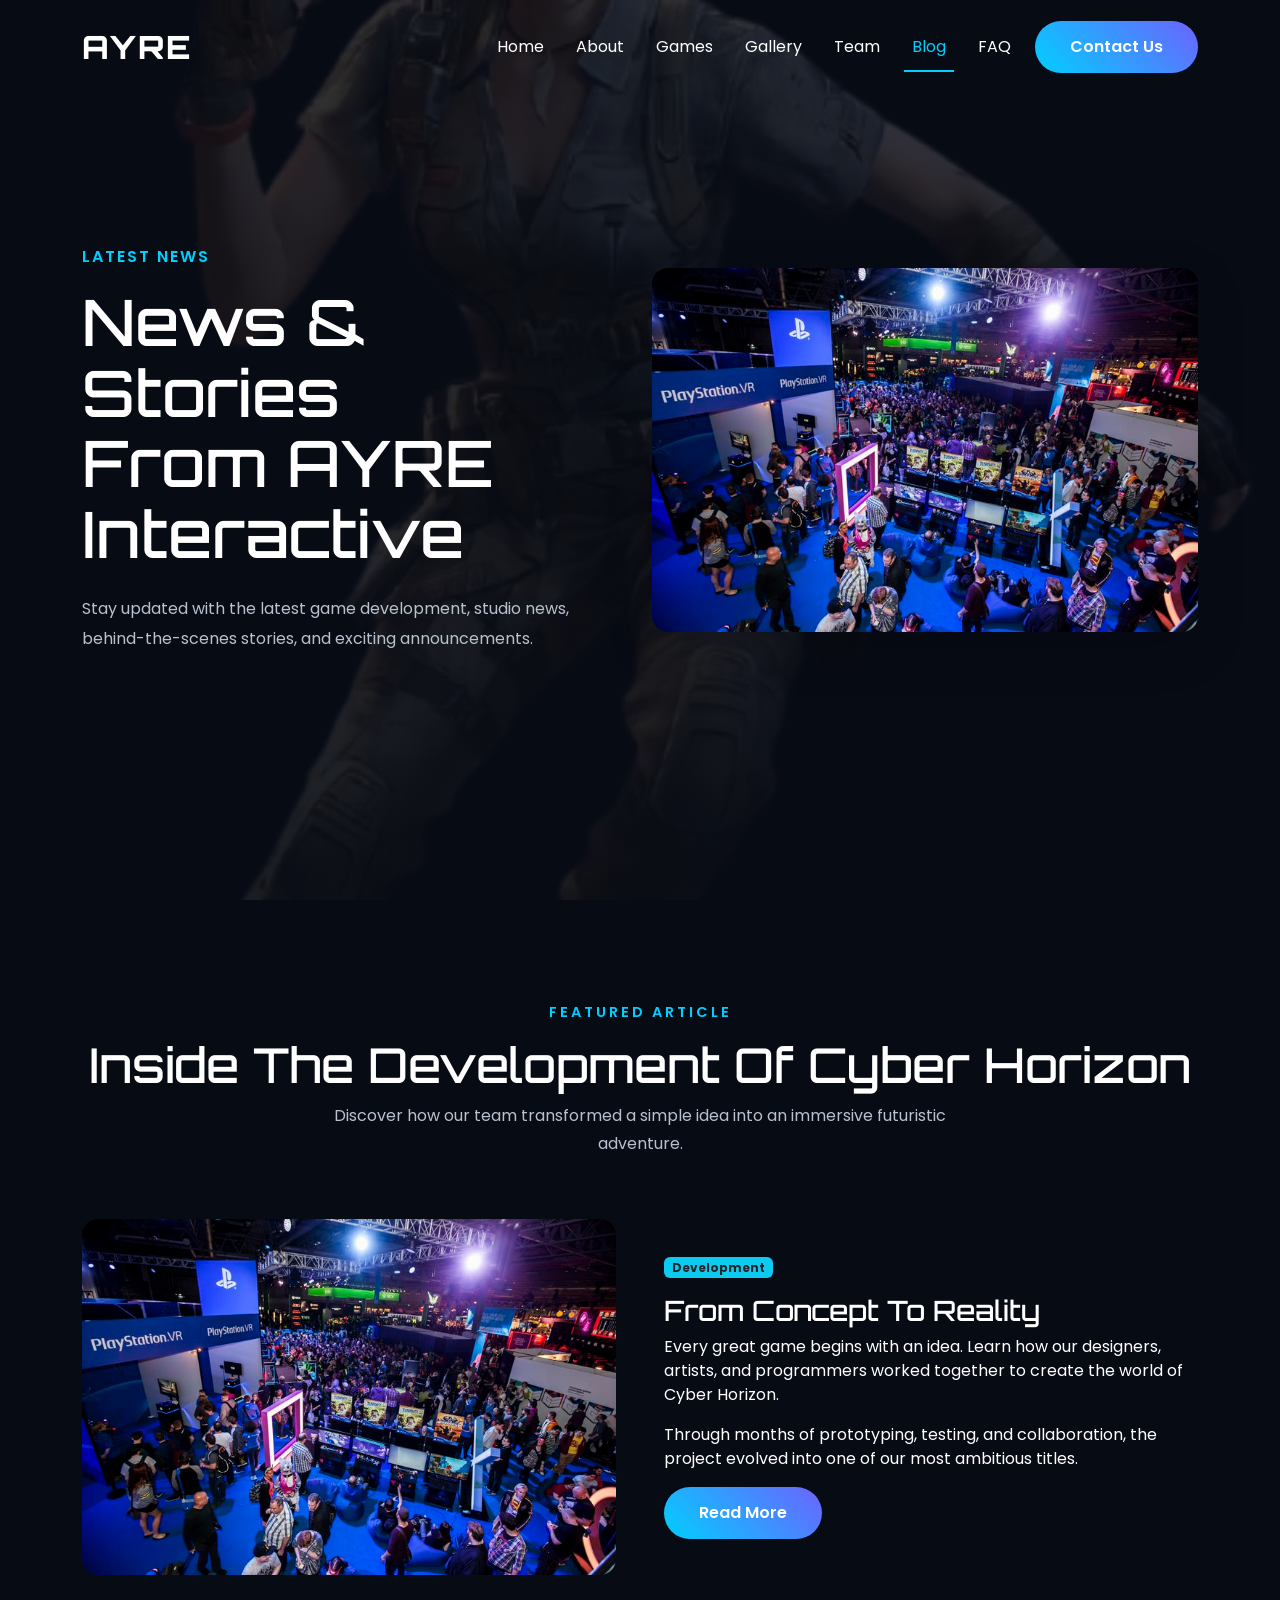
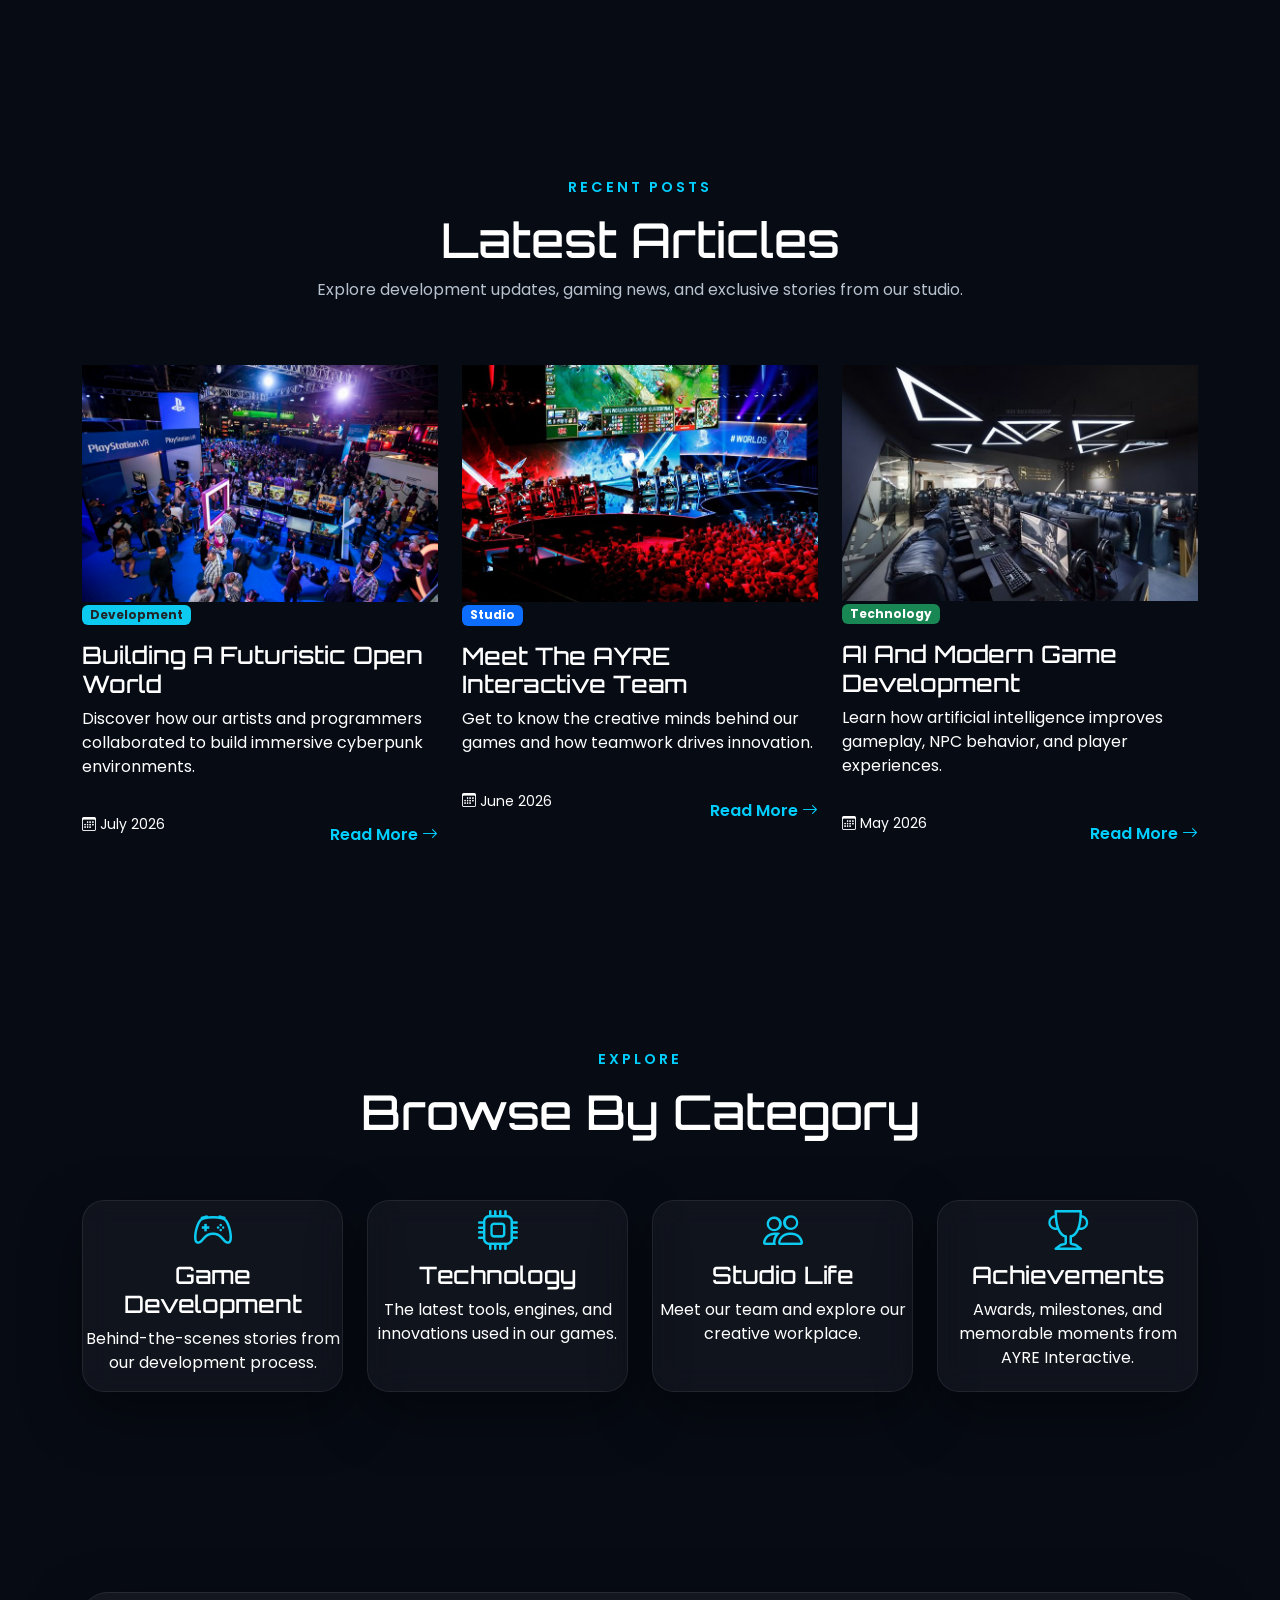
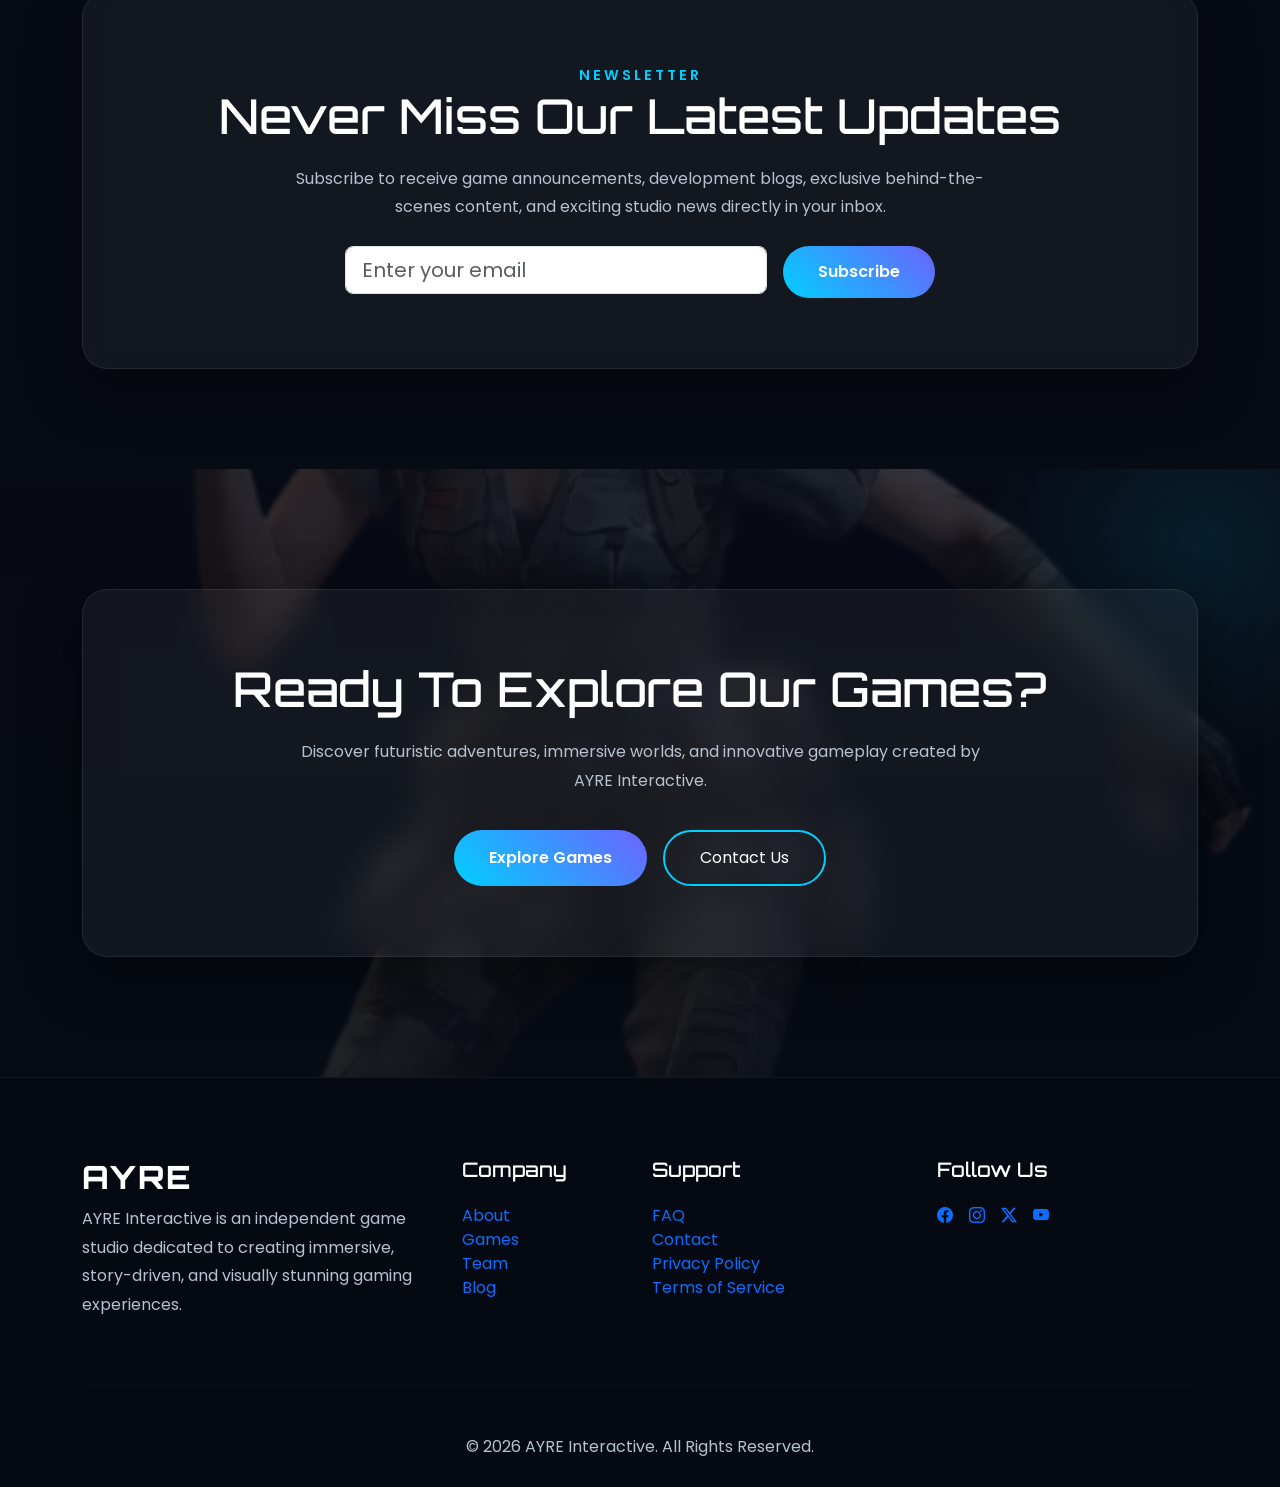
<file: blog.html>
<!DOCTYPE html>
<html lang="en">

<head>

    <meta charset="UTF-8">
    <meta name="viewport" content="width=device-width, initial-scale=1.0">

    <title>Blog | AYRE Interactive</title>

    <meta name="description"
        content="Read the latest news, development updates, and stories from AYRE Interactive.">

    <!-- Bootstrap -->

    <link href="https://cdn.jsdelivr.net/npm/bootstrap@5.3.7/dist/css/bootstrap.min.css" rel="stylesheet">

    <!-- Bootstrap Icons -->

    <link rel="stylesheet"
        href="https://cdn.jsdelivr.net/npm/bootstrap-icons@1.13.1/font/bootstrap-icons.min.css">

    <!-- CSS -->

    <link rel="stylesheet" href="css/style.css">

</head>

<body>

<!--============================
            NAVBAR
=============================-->

<nav class="navbar navbar-expand-lg fixed-top">

    <div class="container">

        <a class="navbar-brand logo" href="index.html">

            AYRE

        </a>

        <button class="navbar-toggler text-white"
            type="button"
            data-bs-toggle="collapse"
            data-bs-target="#navbarNav">

            <i class="bi bi-list fs-2"></i>

        </button>

        <div class="collapse navbar-collapse"
            id="navbarNav">

            <ul class="navbar-nav ms-auto align-items-lg-center">

                <li class="nav-item"><a class="nav-link" href="index.html">Home</a></li>

                <li class="nav-item"><a class="nav-link" href="about.html">About</a></li>

                <li class="nav-item"><a class="nav-link" href="games.html">Games</a></li>

                <li class="nav-item"><a class="nav-link" href="gallery.html">Gallery</a></li>

                <li class="nav-item"><a class="nav-link" href="team.html">Team</a></li>

                <li class="nav-item"><a class="nav-link active" href="blog.html">Blog</a></li>

                <li class="nav-item"><a class="nav-link" href="faq.html">FAQ</a></li>

                <li class="nav-item ms-lg-3">

                    <a href="contact.html"
                        class="btn-ayre">

                        Contact Us

                    </a>

                </li>

            </ul>

        </div>

    </div>

</nav>

<!--============================
            HERO
=============================-->

<section class="about-hero">

    <div class="container">

        <div class="row align-items-center gy-5">

            <div class="col-lg-6">

                <span class="hero-tag">

                    LATEST NEWS

                </span>

                <h1 class="hero-title">

                    News & Stories <br>

                    From AYRE Interactive

                </h1>

                <p class="hero-text">

                    Stay updated with the latest game development,
                    studio news, behind-the-scenes stories,
                    and exciting announcements.

                </p>

            </div>

            <div class="col-lg-6">

                <img src="assets/blog1.jpg"
                    class="img-fluid rounded-4 shadow-lg"
                    alt="Blog Hero">

            </div>

        </div>

    </div>

</section>

<!--============================
        FEATURED ARTICLE
=============================-->

<section class="reveal">

    <div class="container">

        <div class="section-title text-center">

            <span class="section-tag">

                FEATURED ARTICLE

            </span>

            <h2>

                Inside The Development Of Cyber Horizon

            </h2>

            <p>

                Discover how our team transformed a simple idea into
                an immersive futuristic adventure.

            </p>

        </div>

        <div class="row align-items-center g-5">

            <div class="col-lg-6">

                <img src="assets/blog1.jpg"
                    class="img-fluid rounded-4"
                    alt="Featured Blog">

            </div>

            <div class="col-lg-6">

                <span class="badge bg-info text-dark mb-3">

                    Development

                </span>

                <h3>

                    From Concept To Reality

                </h3>

                <p>

                    Every great game begins with an idea. Learn how
                    our designers, artists, and programmers worked
                    together to create the world of Cyber Horizon.

                </p>

                <p>

                    Through months of prototyping, testing, and
                    collaboration, the project evolved into one of
                    our most ambitious titles.

                </p>

                <a href="#articles"
                    class="btn-ayre">

                    Read More

                </a>

            </div>

        </div>

    </div>

</section>
<!--============================
        LATEST ARTICLES
=============================-->

<section id="articles" class="reveal">

    <div class="container">

        <div class="section-title text-center">

            <span class="section-tag">

                RECENT POSTS

            </span>

            <h2>

                Latest Articles

            </h2>

            <p>

                Explore development updates, gaming news, and exclusive stories from our studio.

            </p>

        </div>

        <div class="row g-4">

            <!-- Article 1 -->

            <div class="col-lg-4 col-md-6">

                <div class="blog-card">

                    <img src="assets/blog1.jpg"
                        class="img-fluid"
                        alt="Blog 1">

                    <div class="blog-content">

                        <span class="badge bg-info text-dark mb-3">

                            Development

                        </span>

                        <h4>

                            Building A Futuristic Open World

                        </h4>

                        <p>

                            Discover how our artists and programmers collaborated to build immersive cyberpunk environments.

                        </p>

                        <div class="d-flex justify-content-between align-items-center mt-4">

                            <small>

                                <i class="bi bi-calendar3"></i>

                                July 2026

                            </small>

                            <a href="#" class="read-more">

                                Read More

                                <i class="bi bi-arrow-right"></i>

                            </a>

                        </div>

                    </div>

                </div>

            </div>

            <!-- Article 2 -->

            <div class="col-lg-4 col-md-6">

                <div class="blog-card">

                    <img src="assets/blog2.jpg"
                        class="img-fluid"
                        alt="Blog 2">

                    <div class="blog-content">

                        <span class="badge bg-primary mb-3">

                            Studio

                        </span>

                        <h4>

                            Meet The AYRE Interactive Team

                        </h4>

                        <p>

                            Get to know the creative minds behind our games and how teamwork drives innovation.

                        </p>

                        <div class="d-flex justify-content-between align-items-center mt-4">

                            <small>

                                <i class="bi bi-calendar3"></i>

                                June 2026

                            </small>

                            <a href="#" class="read-more">

                                Read More

                                <i class="bi bi-arrow-right"></i>

                            </a>

                        </div>

                    </div>

                </div>

            </div>

            <!-- Article 3 -->

            <div class="col-lg-4 col-md-6">

                <div class="blog-card">

                    <img src="assets/blog3.jpg"
                        class="img-fluid"
                        alt="Blog 3">

                    <div class="blog-content">

                        <span class="badge bg-success mb-3">

                            Technology

                        </span>

                        <h4>

                            AI And Modern Game Development

                        </h4>

                        <p>

                            Learn how artificial intelligence improves gameplay, NPC behavior, and player experiences.

                        </p>

                        <div class="d-flex justify-content-between align-items-center mt-4">

                            <small>

                                <i class="bi bi-calendar3"></i>

                                May 2026

                            </small>

                            <a href="#" class="read-more">

                                Read More

                                <i class="bi bi-arrow-right"></i>

                            </a>

                        </div>

                    </div>

                </div>

            </div>

        </div>

    </div>

</section>

<!--============================
        BLOG CATEGORIES
=============================-->

<section class="reveal">

    <div class="container">

        <div class="section-title text-center">

            <span class="section-tag">

                EXPLORE

            </span>

            <h2>

                Browse By Category

            </h2>

        </div>

        <div class="row g-4">

            <div class="col-lg-3 col-md-6">

                <div class="glass-card text-center h-100">

                    <i class="bi bi-controller fs-1 text-info mb-3"></i>

                    <h4>Game Development</h4>

                    <p>

                        Behind-the-scenes stories from our development process.

                    </p>

                </div>

            </div>

            <div class="col-lg-3 col-md-6">

                <div class="glass-card text-center h-100">

                    <i class="bi bi-cpu fs-1 text-info mb-3"></i>

                    <h4>Technology</h4>

                    <p>

                        The latest tools, engines, and innovations used in our games.

                    </p>

                </div>

            </div>

            <div class="col-lg-3 col-md-6">

                <div class="glass-card text-center h-100">

                    <i class="bi bi-people fs-1 text-info mb-3"></i>

                    <h4>Studio Life</h4>

                    <p>

                        Meet our team and explore our creative workplace.

                    </p>

                </div>

            </div>

            <div class="col-lg-3 col-md-6">

                <div class="glass-card text-center h-100">

                    <i class="bi bi-trophy fs-1 text-info mb-3"></i>

                    <h4>Achievements</h4>

                    <p>

                        Awards, milestones, and memorable moments from AYRE Interactive.

                    </p>

                </div>

            </div>

        </div>

    </div>

</section>
<!--============================
        NEWSLETTER
=============================-->

<section class="reveal">

    <div class="container">

        <div class="cta-box text-center">

            <span class="section-tag">

                NEWSLETTER

            </span>

            <h2>

                Never Miss Our Latest Updates

            </h2>

            <p class="mb-4">

                Subscribe to receive game announcements, development
                blogs, exclusive behind-the-scenes content, and exciting
                studio news directly in your inbox.

            </p>

            <form class="row justify-content-center g-3">

                <div class="col-lg-5 col-md-8">

                    <input type="email"
                        class="form-control form-control-lg"
                        placeholder="Enter your email">

                </div>

                <div class="col-auto">

                    <button class="btn-ayre border-0">

                        Subscribe

                    </button>

                </div>

            </form>

        </div>

    </div>

</section>

<!--============================
        CALL TO ACTION
=============================-->

<section class="cta-section reveal">

    <div class="container">

        <div class="cta-box text-center">

            <h2>

                Ready To Explore Our Games?

            </h2>

            <p>

                Discover futuristic adventures, immersive worlds,
                and innovative gameplay created by AYRE Interactive.

            </p>

            <div class="d-flex justify-content-center gap-3 flex-wrap">

                <a href="games.html"
                    class="btn-ayre">

                    Explore Games

                </a>

                <a href="contact.html"
                    class="btn-outline-ayre">

                    Contact Us

                </a>

            </div>

        </div>

    </div>

</section>

<!--============================
            FOOTER
=============================-->

<footer class="footer">

    <div class="container">

        <div class="row gy-5">

            <div class="col-lg-4">

                <h3 class="logo">

                    AYRE

                </h3>

                <p>

                    AYRE Interactive is an independent game studio
                    dedicated to creating immersive, story-driven,
                    and visually stunning gaming experiences.

                </p>

            </div>

            <div class="col-lg-2">

                <h5>

                    Company

                </h5>

                <ul class="list-unstyled">

                    <li><a href="about.html">About</a></li>

                    <li><a href="games.html">Games</a></li>

                    <li><a href="team.html">Team</a></li>

                    <li><a href="blog.html">Blog</a></li>

                </ul>

            </div>

            <div class="col-lg-3">

                <h5>

                    Support

                </h5>

                <ul class="list-unstyled">

                    <li><a href="faq.html">FAQ</a></li>

                    <li><a href="contact.html">Contact</a></li>

                    <li><a href="#">Privacy Policy</a></li>

                    <li><a href="#">Terms of Service</a></li>

                </ul>

            </div>

            <div class="col-lg-3">

                <h5>

                    Follow Us

                </h5>

                <div class="d-flex gap-3 mt-3">

                    <a href="#"><i class="bi bi-facebook"></i></a>

                    <a href="#"><i class="bi bi-instagram"></i></a>

                    <a href="#"><i class="bi bi-twitter-x"></i></a>

                    <a href="#"><i class="bi bi-youtube"></i></a>

                </div>

            </div>

        </div>

        <hr class="my-5">

        <div class="text-center">

            <p class="mb-0">

                © 2026 AYRE Interactive. All Rights Reserved.

            </p>

        </div>

    </div>

</footer>

<!--============================
        SCROLL TO TOP
=============================-->

<div class="scroll-top">

    <i class="bi bi-arrow-up"></i>

</div>

<!-- Bootstrap -->

<script src="https://cdn.jsdelivr.net/npm/bootstrap@5.3.7/dist/js/bootstrap.bundle.min.js"></script>

<!-- Custom JS -->

<script src="js/script.js"></script>

</body>

</html>
</file>
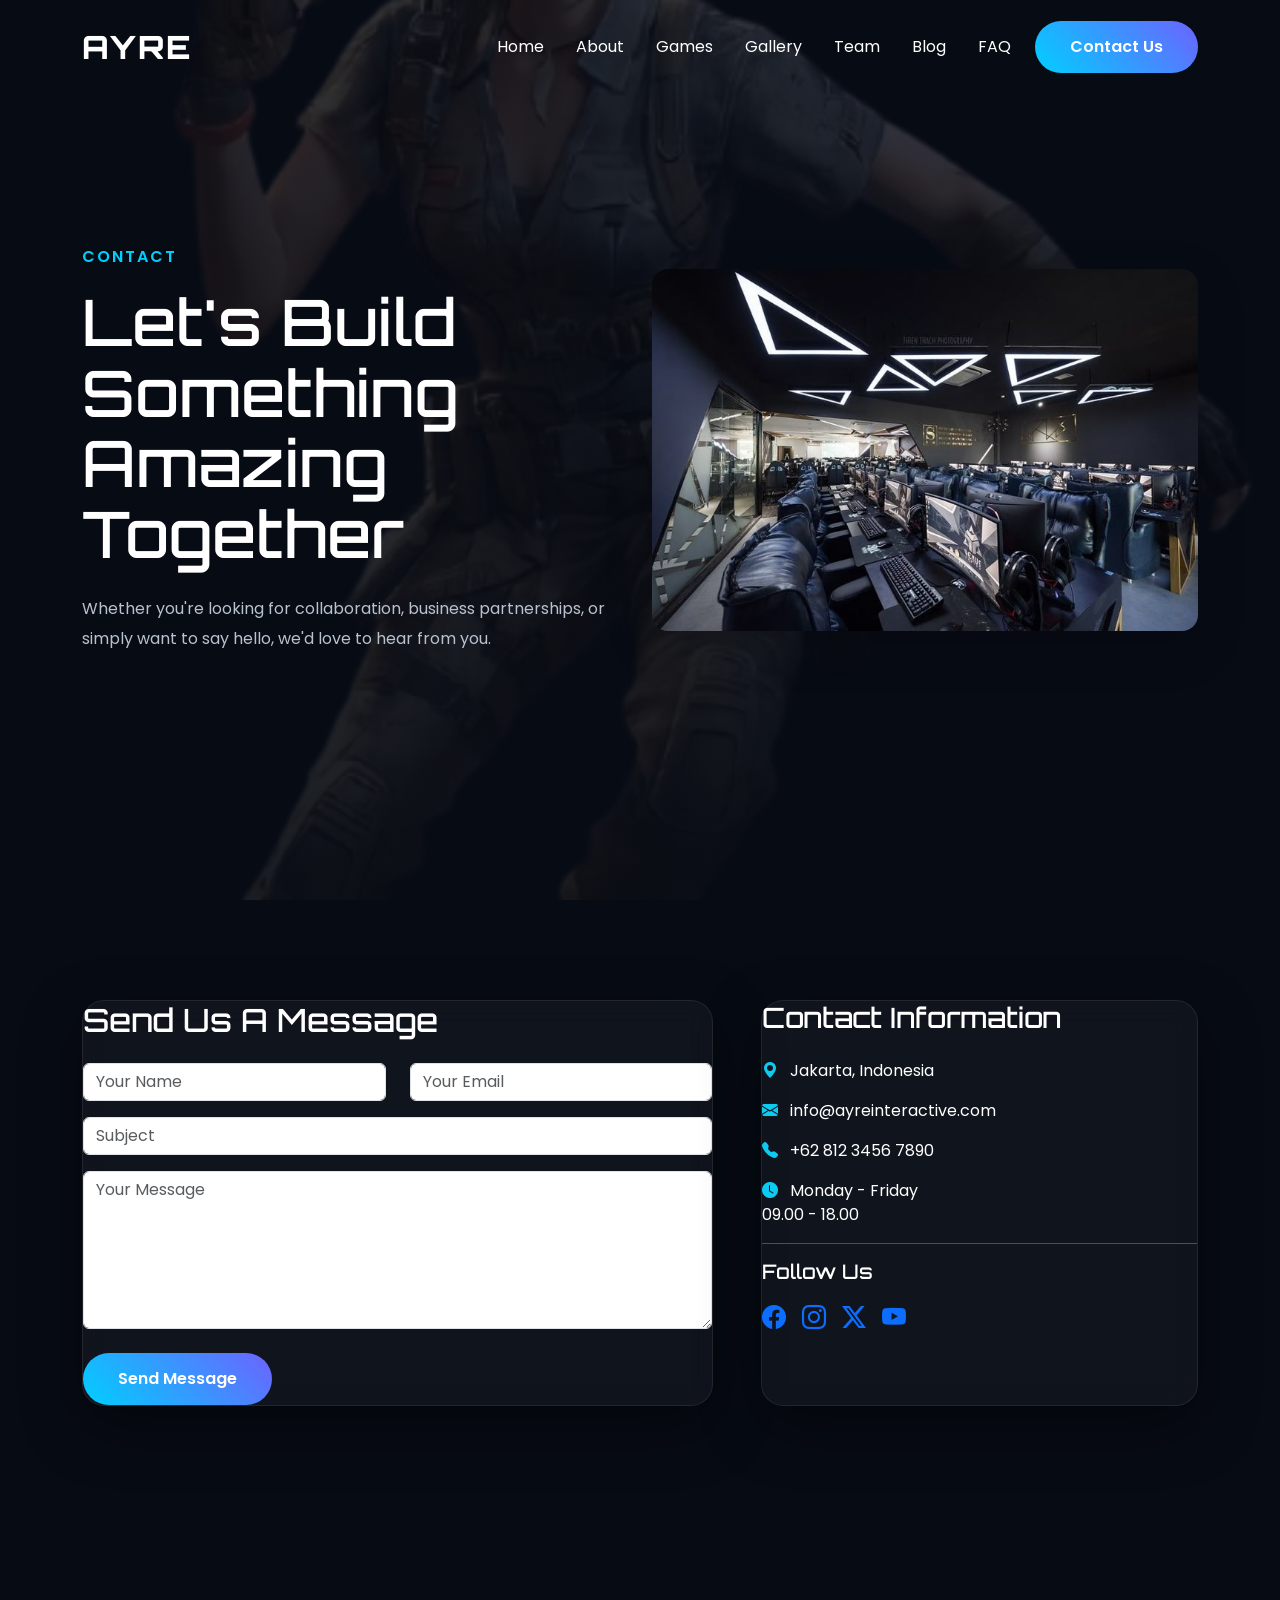
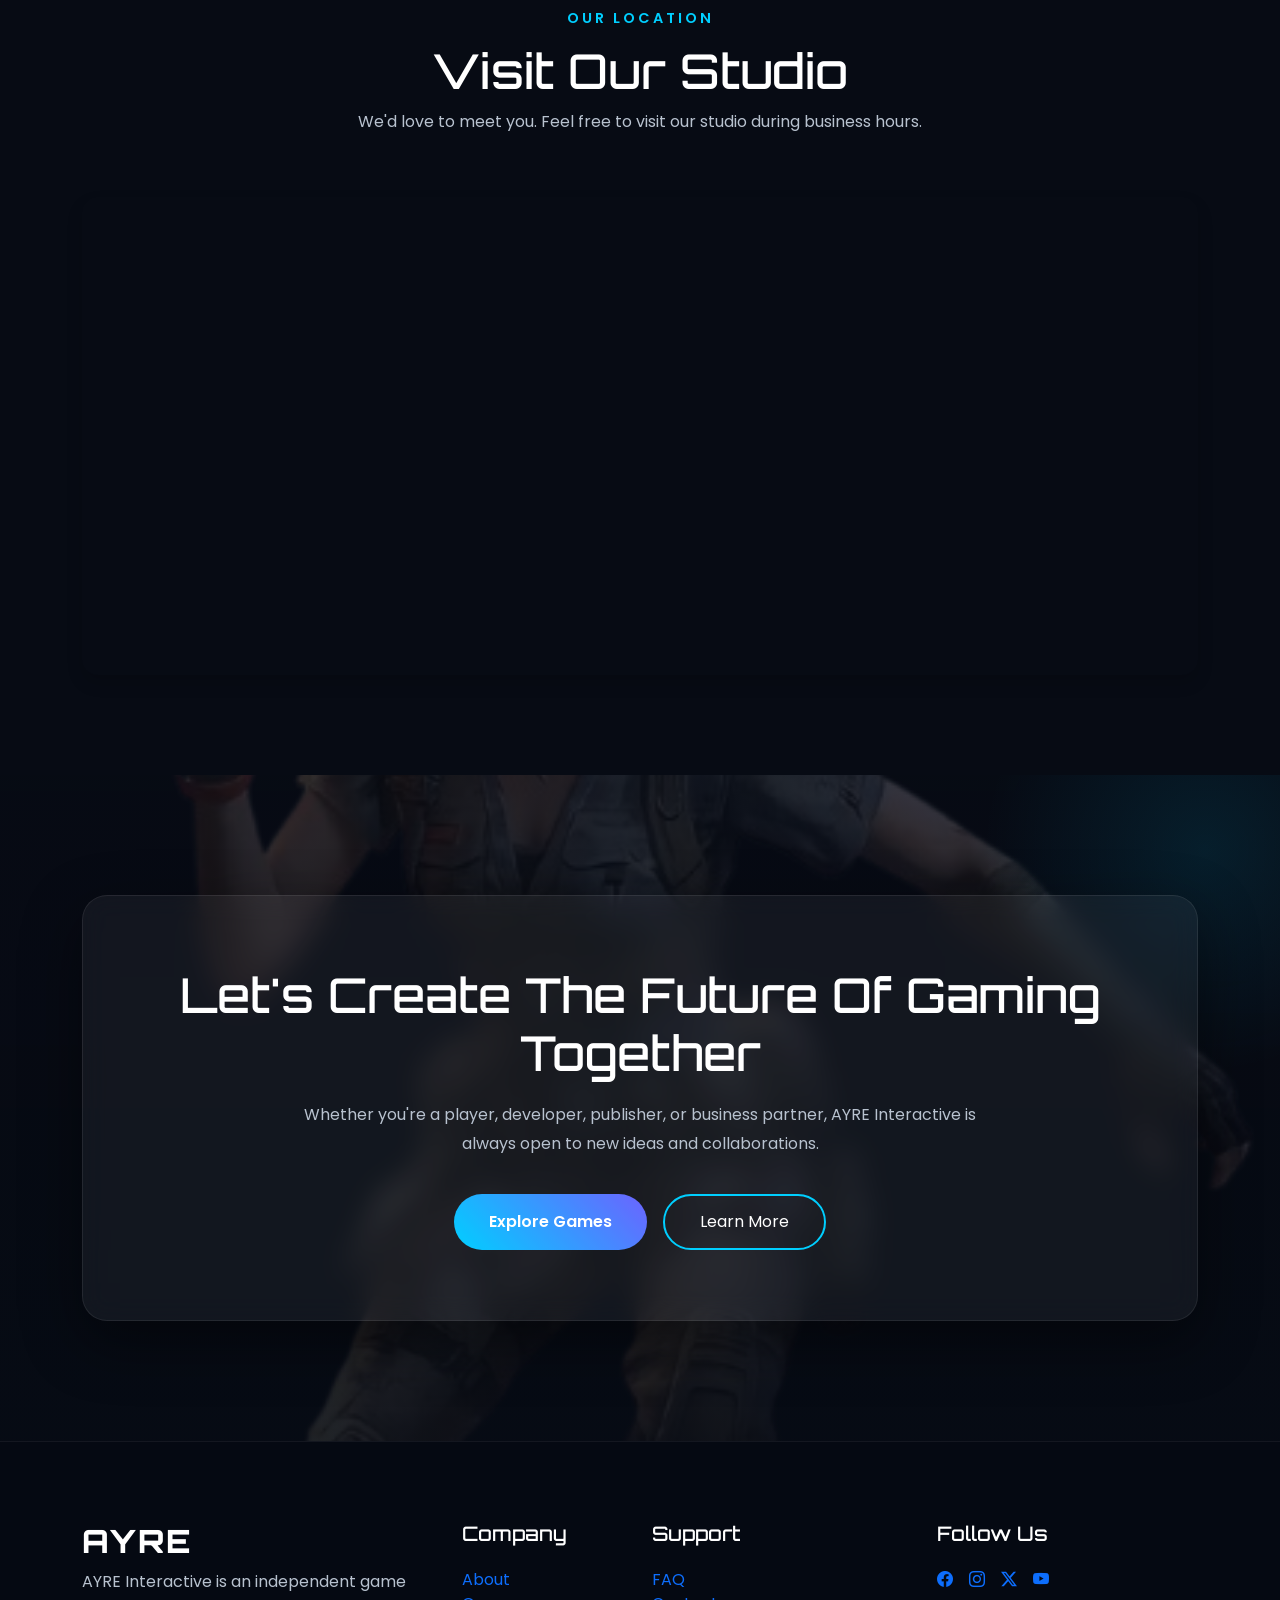
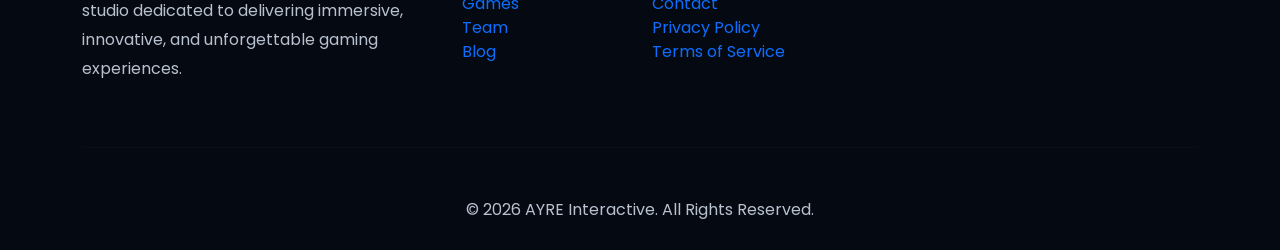
<file: contact.html>
<!DOCTYPE html>
<html lang="en">

<head>

    <meta charset="UTF-8">

    <meta name="viewport"
        content="width=device-width, initial-scale=1.0">

    <title>Contact | AYRE Interactive</title>

    <meta name="description"
        content="Get in touch with AYRE Interactive for collaborations, support, or business inquiries.">

    <!-- Bootstrap -->

    <link href="https://cdn.jsdelivr.net/npm/bootstrap@5.3.7/dist/css/bootstrap.min.css"
        rel="stylesheet">

    <!-- Bootstrap Icons -->

    <link rel="stylesheet"
        href="https://cdn.jsdelivr.net/npm/bootstrap-icons@1.13.1/font/bootstrap-icons.min.css">

    <!-- CSS -->

    <link rel="stylesheet"
        href="css/style.css">

</head>

<body>

<!--============================
            NAVBAR
=============================-->

<nav class="navbar navbar-expand-lg fixed-top">

    <div class="container">

        <a class="navbar-brand logo"
            href="index.html">

            AYRE

        </a>

        <button class="navbar-toggler text-white"
            type="button"
            data-bs-toggle="collapse"
            data-bs-target="#navbarNav">

            <i class="bi bi-list fs-2"></i>

        </button>

        <div class="collapse navbar-collapse"
            id="navbarNav">

            <ul class="navbar-nav ms-auto align-items-lg-center">

                <li class="nav-item"><a class="nav-link" href="index.html">Home</a></li>

                <li class="nav-item"><a class="nav-link" href="about.html">About</a></li>

                <li class="nav-item"><a class="nav-link" href="games.html">Games</a></li>

                <li class="nav-item"><a class="nav-link" href="gallery.html">Gallery</a></li>

                <li class="nav-item"><a class="nav-link" href="team.html">Team</a></li>

                <li class="nav-item"><a class="nav-link" href="blog.html">Blog</a></li>

                <li class="nav-item"><a class="nav-link" href="faq.html">FAQ</a></li>

                <li class="nav-item ms-lg-3">

                    <a href="contact.html"
                        class="btn-ayre">

                        Contact Us

                    </a>

                </li>

            </ul>

        </div>

    </div>

</nav>

<!--============================
            HERO
=============================-->

<section class="about-hero">

    <div class="container">

        <div class="row align-items-center gy-5">

            <div class="col-lg-6">

                <span class="hero-tag">

                    CONTACT

                </span>

                <h1 class="hero-title">

                    Let's Build Something Amazing Together

                </h1>

                <p class="hero-text">

                    Whether you're looking for collaboration,
                    business partnerships, or simply want to say hello,
                    we'd love to hear from you.

                </p>

            </div>

            <div class="col-lg-6">

                <img src="assets/contact-bg.jpg"
                    class="img-fluid rounded-4 shadow-lg"
                    alt="Contact">

            </div>

        </div>

    </div>

</section>
<!--============================
        CONTACT FORM
=============================-->

<section class="reveal">

    <div class="container">

        <div class="row g-5">

            <div class="col-lg-7">

                <div class="glass-card">

                    <h2 class="mb-4">

                        Send Us A Message

                    </h2>

                    <form>

                        <div class="row">

                            <div class="col-md-6 mb-3">

                                <input type="text"
                                    class="form-control"
                                    placeholder="Your Name">

                            </div>

                            <div class="col-md-6 mb-3">

                                <input type="email"
                                    class="form-control"
                                    placeholder="Your Email">

                            </div>

                        </div>

                        <div class="mb-3">

                            <input type="text"
                                class="form-control"
                                placeholder="Subject">

                        </div>

                        <div class="mb-4">

                            <textarea class="form-control"
                                rows="6"
                                placeholder="Your Message"></textarea>

                        </div>

                        <button class="btn-ayre border-0">

                            Send Message

                        </button>

                    </form>

                </div>

            </div>

            <div class="col-lg-5">

                <div class="glass-card h-100">

                    <h3 class="mb-4">

                        Contact Information

                    </h3>

                    <p>

                        <i class="bi bi-geo-alt-fill text-info me-2"></i>

                        Jakarta, Indonesia

                    </p>

                    <p>

                        <i class="bi bi-envelope-fill text-info me-2"></i>

                        info@ayreinteractive.com

                    </p>

                    <p>

                        <i class="bi bi-telephone-fill text-info me-2"></i>

                        +62 812 3456 7890

                    </p>

                    <p>

                        <i class="bi bi-clock-fill text-info me-2"></i>

                        Monday - Friday

                        <br>

                        09.00 - 18.00

                    </p>

                    <hr>

                    <h5>

                        Follow Us

                    </h5>

                    <div class="d-flex gap-3 mt-3">

                        <a href="#"><i class="bi bi-facebook fs-4"></i></a>

                        <a href="#"><i class="bi bi-instagram fs-4"></i></a>

                        <a href="#"><i class="bi bi-twitter-x fs-4"></i></a>

                        <a href="#"><i class="bi bi-youtube fs-4"></i></a>

                    </div>

                </div>

            </div>

        </div>

    </div>

</section>
<!--============================
        LOCATION
=============================-->

<section class="reveal">

    <div class="container">

        <div class="section-title text-center">

            <span class="section-tag">

                OUR LOCATION

            </span>

            <h2>

                Visit Our Studio

            </h2>

            <p>

                We'd love to meet you. Feel free to visit our studio during business hours.

            </p>

        </div>

        <div class="ratio ratio-21x9 rounded-4 overflow-hidden shadow">

            <iframe
                src="https://www.google.com/maps?q=Jakarta,+Indonesia&output=embed"
                loading="lazy"
                allowfullscreen>
            </iframe>

        </div>

    </div>

</section>

<!--============================
        CTA
=============================-->

<section class="cta-section reveal">

    <div class="container">

        <div class="cta-box text-center">

            <h2>

                Let's Create The Future Of Gaming Together

            </h2>

            <p>

                Whether you're a player, developer, publisher, or business partner,
                AYRE Interactive is always open to new ideas and collaborations.

            </p>

            <div class="d-flex justify-content-center gap-3 flex-wrap">

                <a href="games.html"
                    class="btn-ayre">

                    Explore Games

                </a>

                <a href="about.html"
                    class="btn-outline-ayre">

                    Learn More

                </a>

            </div>

        </div>

    </div>

</section>

<!--============================
            FOOTER
=============================-->

<footer class="footer">

    <div class="container">

        <div class="row gy-5">

            <div class="col-lg-4">

                <h3 class="logo">

                    AYRE

                </h3>

                <p>

                    AYRE Interactive is an independent game studio
                    dedicated to delivering immersive, innovative,
                    and unforgettable gaming experiences.

                </p>

            </div>

            <div class="col-lg-2">

                <h5>

                    Company

                </h5>

                <ul class="list-unstyled">

                    <li><a href="about.html">About</a></li>

                    <li><a href="games.html">Games</a></li>

                    <li><a href="team.html">Team</a></li>

                    <li><a href="blog.html">Blog</a></li>

                </ul>

            </div>

            <div class="col-lg-3">

                <h5>

                    Support

                </h5>

                <ul class="list-unstyled">

                    <li><a href="faq.html">FAQ</a></li>

                    <li><a href="contact.html">Contact</a></li>

                    <li><a href="#">Privacy Policy</a></li>

                    <li><a href="#">Terms of Service</a></li>

                </ul>

            </div>

            <div class="col-lg-3">

                <h5>

                    Follow Us

                </h5>

                <div class="d-flex gap-3 mt-3">

                    <a href="#"><i class="bi bi-facebook"></i></a>

                    <a href="#"><i class="bi bi-instagram"></i></a>

                    <a href="#"><i class="bi bi-twitter-x"></i></a>

                    <a href="#"><i class="bi bi-youtube"></i></a>

                </div>

            </div>

        </div>

        <hr class="my-5">

        <div class="text-center">

            <p class="mb-0">

                © 2026 AYRE Interactive. All Rights Reserved.

            </p>

        </div>

    </div>

</footer>

<!--============================
        SCROLL TO TOP
=============================-->

<div class="scroll-top">

    <i class="bi bi-arrow-up"></i>

</div>

<!-- Bootstrap -->

<script src="https://cdn.jsdelivr.net/npm/bootstrap@5.3.7/dist/js/bootstrap.bundle.min.js"></script>

<!-- Custom JS -->

<script src="js/script.js"></script>

</body>

</html>
</file>
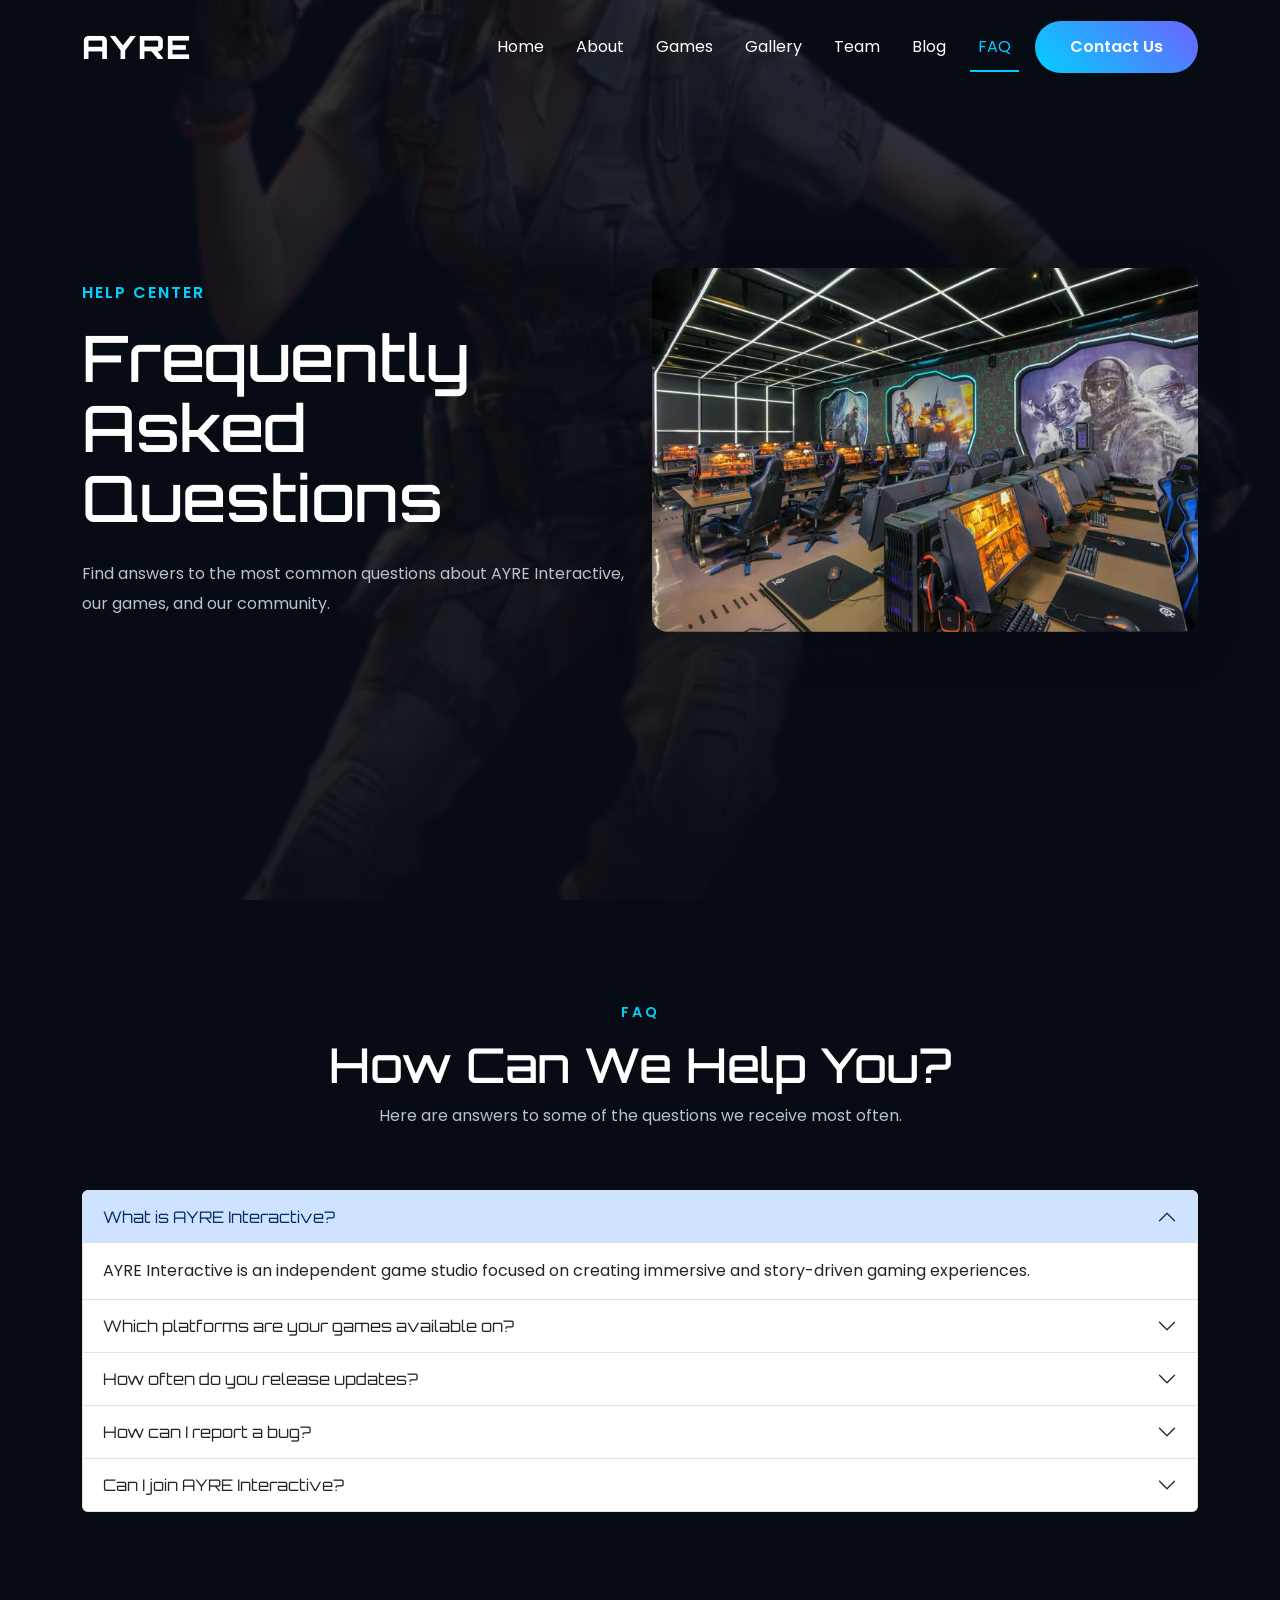
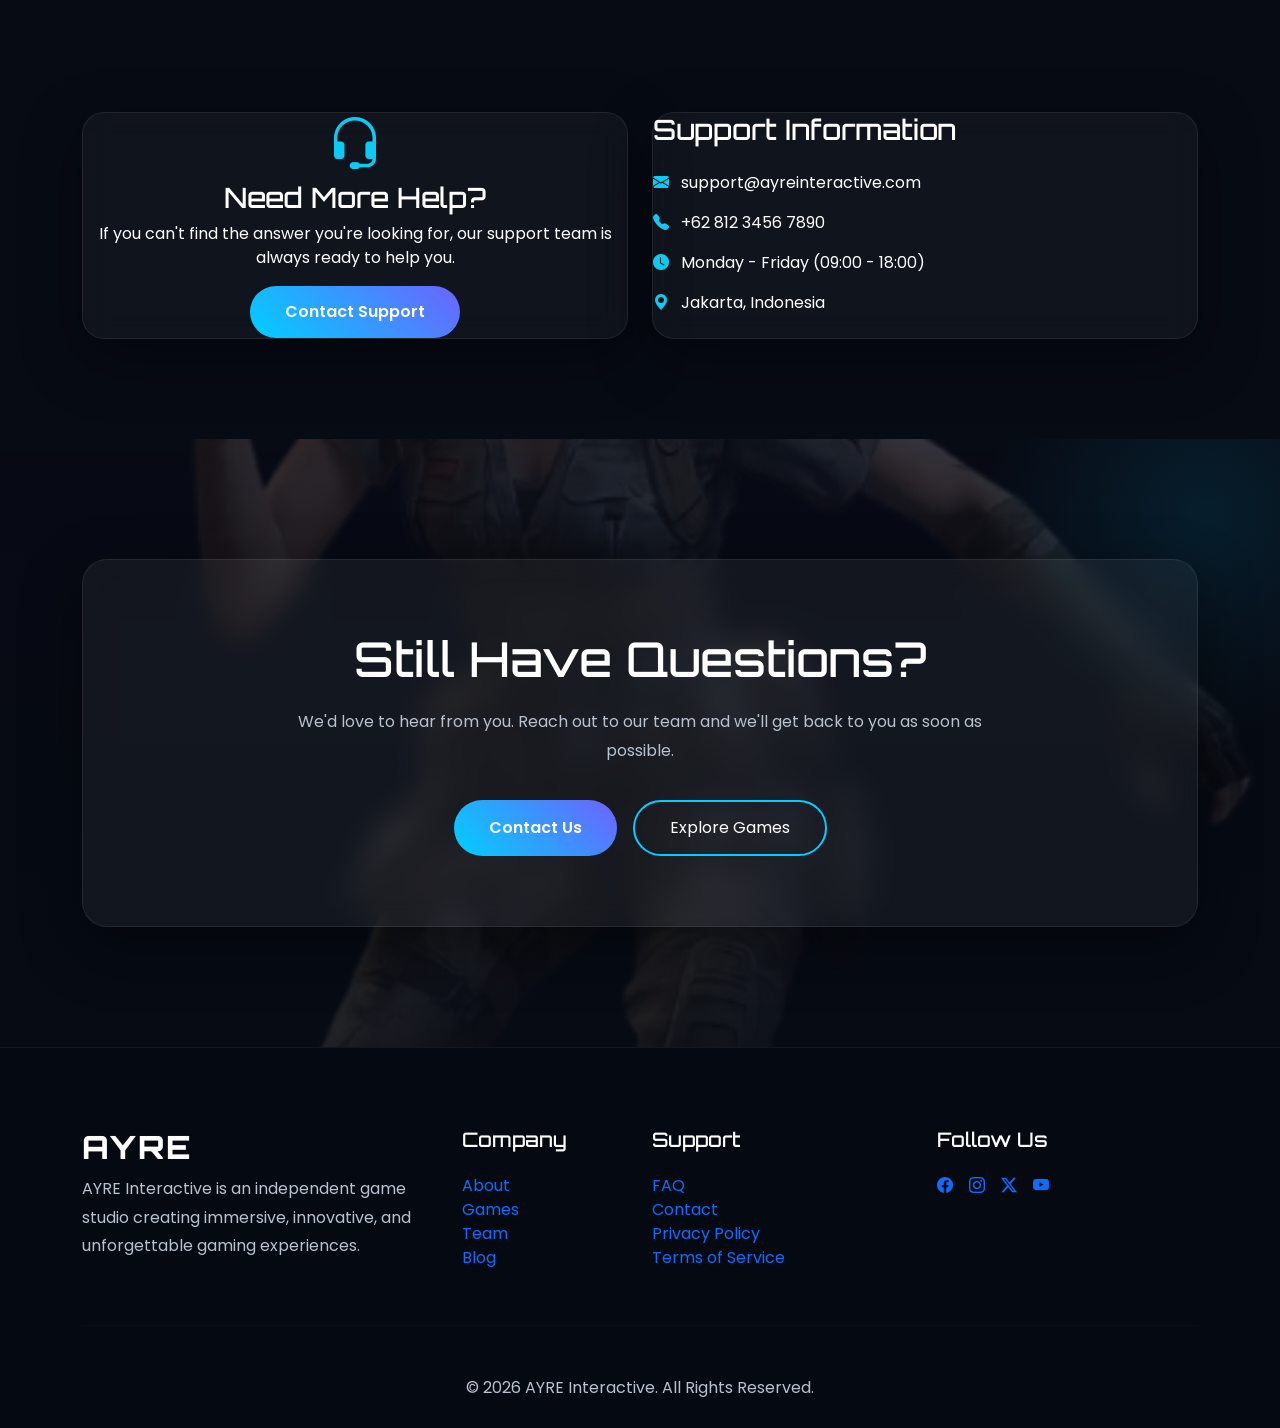
<file: faq.html>
<!DOCTYPE html>
<html lang="en">

<head>

    <meta charset="UTF-8">

    <meta name="viewport"
        content="width=device-width, initial-scale=1.0">

    <title>FAQ | AYRE Interactive</title>

    <meta name="description"
        content="Frequently Asked Questions about AYRE Interactive and our games.">

    <!-- Bootstrap -->

    <link href="https://cdn.jsdelivr.net/npm/bootstrap@5.3.7/dist/css/bootstrap.min.css"
        rel="stylesheet">

    <!-- Bootstrap Icons -->

    <link rel="stylesheet"
        href="https://cdn.jsdelivr.net/npm/bootstrap-icons@1.13.1/font/bootstrap-icons.min.css">

    <!-- CSS -->

    <link rel="stylesheet"
        href="css/style.css">

</head>

<body>

<!--============================
            NAVBAR
=============================-->

<nav class="navbar navbar-expand-lg fixed-top">

    <div class="container">

        <a class="navbar-brand logo"
            href="index.html">

            AYRE

        </a>

        <button class="navbar-toggler text-white"
            type="button"
            data-bs-toggle="collapse"
            data-bs-target="#navbarNav">

            <i class="bi bi-list fs-2"></i>

        </button>

        <div class="collapse navbar-collapse"
            id="navbarNav">

            <ul class="navbar-nav ms-auto align-items-lg-center">

                <li class="nav-item"><a class="nav-link" href="index.html">Home</a></li>

                <li class="nav-item"><a class="nav-link" href="about.html">About</a></li>

                <li class="nav-item"><a class="nav-link" href="games.html">Games</a></li>

                <li class="nav-item"><a class="nav-link" href="gallery.html">Gallery</a></li>

                <li class="nav-item"><a class="nav-link" href="team.html">Team</a></li>

                <li class="nav-item"><a class="nav-link" href="blog.html">Blog</a></li>

                <li class="nav-item"><a class="nav-link active" href="faq.html">FAQ</a></li>

                <li class="nav-item ms-lg-3">

                    <a href="contact.html"
                        class="btn-ayre">

                        Contact Us

                    </a>

                </li>

            </ul>

        </div>

    </div>

</nav>

<!--============================
            HERO
=============================-->

<section class="about-hero">

    <div class="container">

        <div class="row align-items-center gy-5">

            <div class="col-lg-6">

                <span class="hero-tag">

                    HELP CENTER

                </span>

                <h1 class="hero-title">

                    Frequently Asked Questions

                </h1>

                <p class="hero-text">

                    Find answers to the most common questions about
                    AYRE Interactive, our games, and our community.

                </p>

            </div>

            <div class="col-lg-6">

                <img src="assets/about.jpg"
                    class="img-fluid rounded-4 shadow-lg"
                    alt="FAQ">

            </div>

        </div>

    </div>

</section>
<!--============================
            FAQ
=============================-->

<section class="reveal">

    <div class="container">

        <div class="section-title text-center">

            <span class="section-tag">

                FAQ

            </span>

            <h2>

                How Can We Help You?

            </h2>

            <p>

                Here are answers to some of the questions we receive most often.

            </p>

        </div>

        <div class="accordion"
            id="faqAccordion">

            <div class="accordion-item">

                <h2 class="accordion-header">

                    <button class="accordion-button"
                        type="button"
                        data-bs-toggle="collapse"
                        data-bs-target="#faq1">

                        What is AYRE Interactive?

                    </button>

                </h2>

                <div id="faq1"
                    class="accordion-collapse collapse show"
                    data-bs-parent="#faqAccordion">

                    <div class="accordion-body">

                        AYRE Interactive is an independent game studio focused on creating immersive and story-driven gaming experiences.

                    </div>

                </div>

            </div>

            <div class="accordion-item">

                <h2 class="accordion-header">

                    <button class="accordion-button collapsed"
                        type="button"
                        data-bs-toggle="collapse"
                        data-bs-target="#faq2">

                        Which platforms are your games available on?

                    </button>

                </h2>

                <div id="faq2"
                    class="accordion-collapse collapse"
                    data-bs-parent="#faqAccordion">

                    <div class="accordion-body">

                        Our games are available on PC, PlayStation, Xbox, and selected mobile platforms.

                    </div>

                </div>

            </div>

            <div class="accordion-item">

                <h2 class="accordion-header">

                    <button class="accordion-button collapsed"
                        type="button"
                        data-bs-toggle="collapse"
                        data-bs-target="#faq3">

                        How often do you release updates?

                    </button>

                </h2>

                <div id="faq3"
                    class="accordion-collapse collapse"
                    data-bs-parent="#faqAccordion">

                    <div class="accordion-body">

                        We regularly provide updates, bug fixes, and new content to improve the player experience.

                    </div>

                </div>

            </div>

            <div class="accordion-item">

                <h2 class="accordion-header">

                    <button class="accordion-button collapsed"
                        type="button"
                        data-bs-toggle="collapse"
                        data-bs-target="#faq4">

                        How can I report a bug?

                    </button>

                </h2>

                <div id="faq4"
                    class="accordion-collapse collapse"
                    data-bs-parent="#faqAccordion">

                    <div class="accordion-body">

                        You can report bugs through our Contact page or by emailing our support team.

                    </div>

                </div>

            </div>

            <div class="accordion-item">

                <h2 class="accordion-header">

                    <button class="accordion-button collapsed"
                        type="button"
                        data-bs-toggle="collapse"
                        data-bs-target="#faq5">

                        Can I join AYRE Interactive?

                    </button>

                </h2>

                <div id="faq5"
                    class="accordion-collapse collapse"
                    data-bs-parent="#faqAccordion">

                    <div class="accordion-body">

                        Yes! We welcome talented developers, artists, and designers. Visit our Contact page for collaboration opportunities.

                    </div>

                </div>

            </div>

        </div>

    </div>

</section>
<!--============================
        SUPPORT SECTION
=============================-->

<section class="reveal">

    <div class="container">

        <div class="row g-4">

            <div class="col-lg-6">

                <div class="glass-card h-100 text-center">

                    <i class="bi bi-headset display-4 text-info mb-3"></i>

                    <h3>

                        Need More Help?

                    </h3>

                    <p>

                        If you can't find the answer you're looking for,
                        our support team is always ready to help you.

                    </p>

                    <a href="contact.html"
                        class="btn-ayre">

                        Contact Support

                    </a>

                </div>

            </div>

            <div class="col-lg-6">

                <div class="glass-card h-100">

                    <h3 class="mb-4">

                        Support Information

                    </h3>

                    <p>

                        <i class="bi bi-envelope-fill text-info me-2"></i>

                        support@ayreinteractive.com

                    </p>

                    <p>

                        <i class="bi bi-telephone-fill text-info me-2"></i>

                        +62 812 3456 7890

                    </p>

                    <p>

                        <i class="bi bi-clock-fill text-info me-2"></i>

                        Monday - Friday (09:00 - 18:00)

                    </p>

                    <p>

                        <i class="bi bi-geo-alt-fill text-info me-2"></i>

                        Jakarta, Indonesia

                    </p>

                </div>

            </div>

        </div>

    </div>

</section>

<!--============================
        CTA
=============================-->

<section class="cta-section reveal">

    <div class="container">

        <div class="cta-box text-center">

            <h2>

                Still Have Questions?

            </h2>

            <p>

                We'd love to hear from you. Reach out to our team and we'll
                get back to you as soon as possible.

            </p>

            <div class="d-flex justify-content-center gap-3 flex-wrap">

                <a href="contact.html"
                    class="btn-ayre">

                    Contact Us

                </a>

                <a href="games.html"
                    class="btn-outline-ayre">

                    Explore Games

                </a>

            </div>

        </div>

    </div>

</section>

<!--============================
            FOOTER
=============================-->

<footer class="footer">

    <div class="container">

        <div class="row gy-5">

            <div class="col-lg-4">

                <h3 class="logo">

                    AYRE

                </h3>

                <p>

                    AYRE Interactive is an independent game studio creating
                    immersive, innovative, and unforgettable gaming experiences.

                </p>

            </div>

            <div class="col-lg-2">

                <h5>

                    Company

                </h5>

                <ul class="list-unstyled">

                    <li><a href="about.html">About</a></li>

                    <li><a href="games.html">Games</a></li>

                    <li><a href="team.html">Team</a></li>

                    <li><a href="blog.html">Blog</a></li>

                </ul>

            </div>

            <div class="col-lg-3">

                <h5>

                    Support

                </h5>

                <ul class="list-unstyled">

                    <li><a href="faq.html">FAQ</a></li>

                    <li><a href="contact.html">Contact</a></li>

                    <li><a href="#">Privacy Policy</a></li>

                    <li><a href="#">Terms of Service</a></li>

                </ul>

            </div>

            <div class="col-lg-3">

                <h5>

                    Follow Us

                </h5>

                <div class="d-flex gap-3 mt-3">

                    <a href="#"><i class="bi bi-facebook"></i></a>

                    <a href="#"><i class="bi bi-instagram"></i></a>

                    <a href="#"><i class="bi bi-twitter-x"></i></a>

                    <a href="#"><i class="bi bi-youtube"></i></a>

                </div>

            </div>

        </div>

        <hr class="my-5">

        <div class="text-center">

            <p class="mb-0">

                © 2026 AYRE Interactive. All Rights Reserved.

            </p>

        </div>

    </div>

</footer>

<!--============================
        SCROLL TO TOP
=============================-->

<div class="scroll-top">

    <i class="bi bi-arrow-up"></i>

</div>

<!-- Bootstrap -->

<script src="https://cdn.jsdelivr.net/npm/bootstrap@5.3.7/dist/js/bootstrap.bundle.min.js"></script>

<!-- Custom JS -->

<script src="js/script.js"></script>

</body>

</html>
</file>
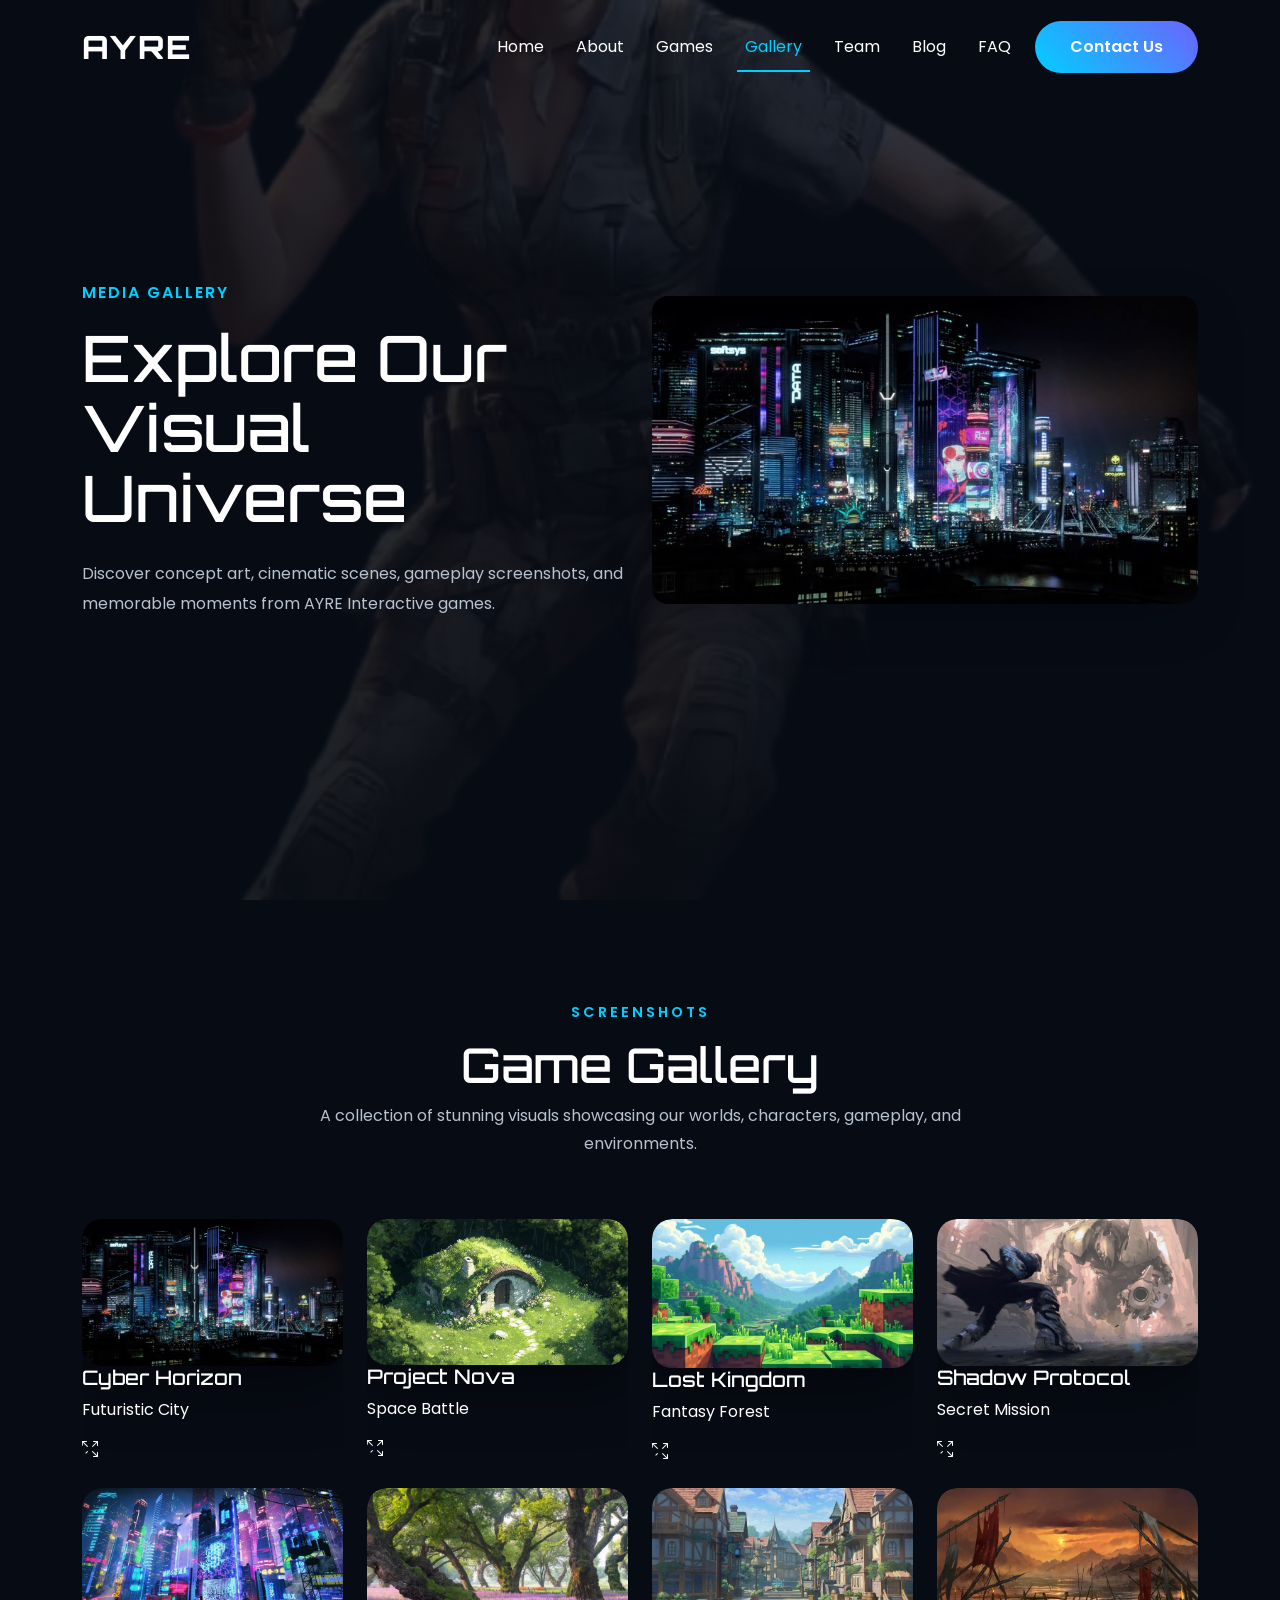
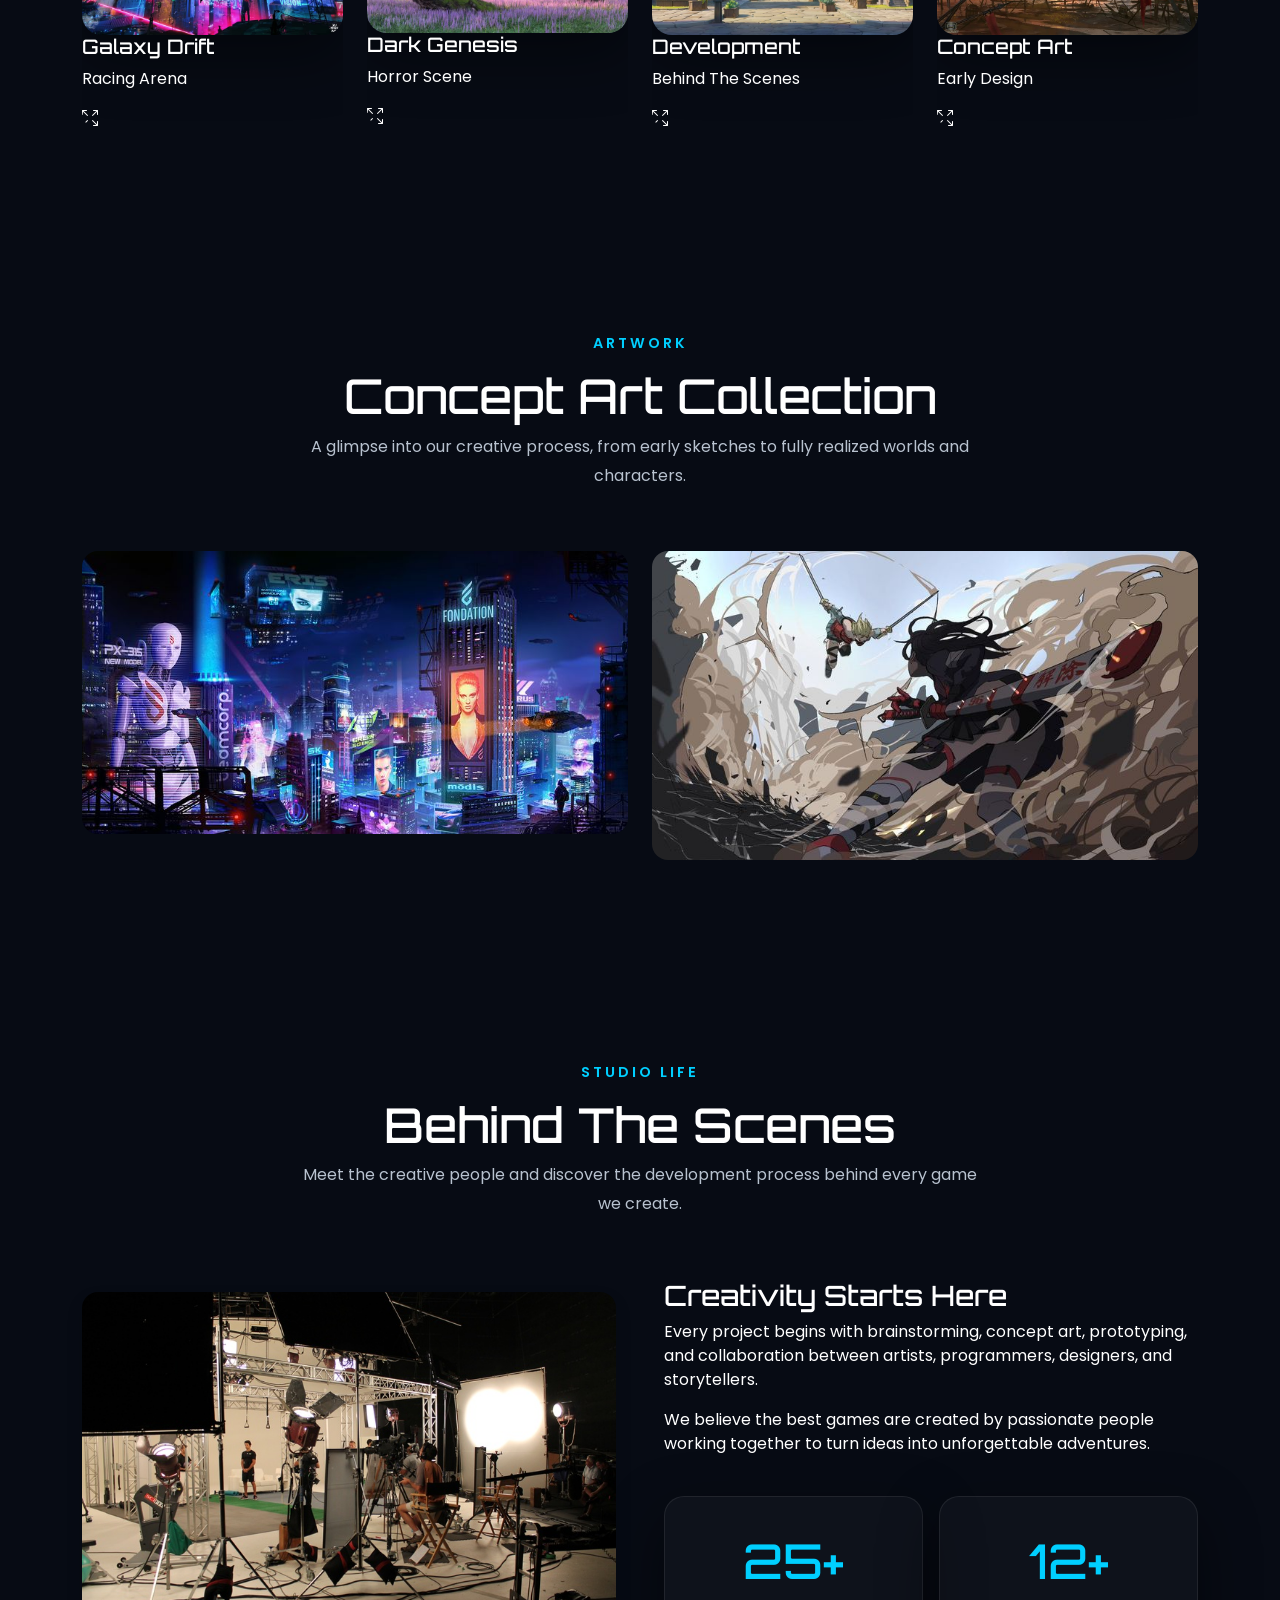
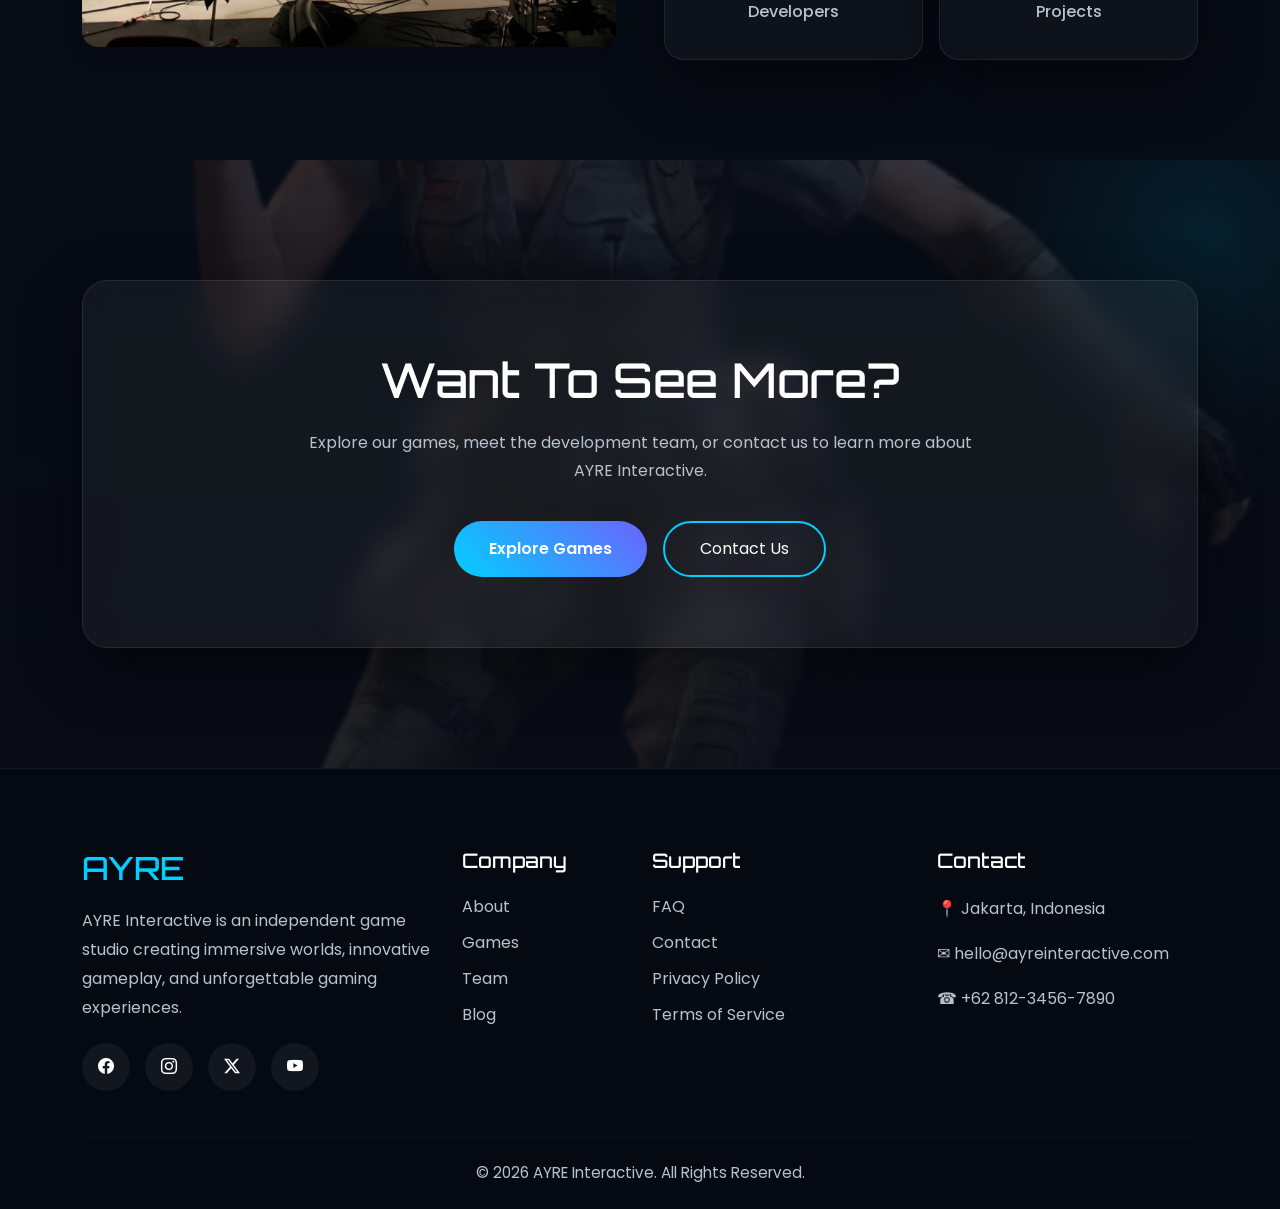
<file: gallery.html>
<!DOCTYPE html>
<html lang="en">

<head>

    <meta charset="UTF-8">
    <meta name="viewport" content="width=device-width, initial-scale=1.0">

    <title>Gallery | AYRE Interactive</title>

    <meta name="description"
        content="Explore screenshots, concept art, and behind-the-scenes visuals from AYRE Interactive games.">

    <!-- Bootstrap -->

    <link href="https://cdn.jsdelivr.net/npm/bootstrap@5.3.7/dist/css/bootstrap.min.css" rel="stylesheet">

    <!-- Bootstrap Icons -->

    <link rel="stylesheet"
        href="https://cdn.jsdelivr.net/npm/bootstrap-icons@1.13.1/font/bootstrap-icons.min.css">

    <!-- CSS -->

    <link rel="stylesheet" href="css/style.css">

</head>

<body>

<!--============================
            NAVBAR
=============================-->

<nav class="navbar navbar-expand-lg fixed-top">

    <div class="container">

        <a class="navbar-brand logo" href="index.html">

            AYRE

        </a>

        <button class="navbar-toggler text-white"
            type="button"
            data-bs-toggle="collapse"
            data-bs-target="#navbarNav">

            <i class="bi bi-list fs-2"></i>

        </button>

        <div class="collapse navbar-collapse" id="navbarNav">

            <ul class="navbar-nav ms-auto align-items-lg-center">

                <li class="nav-item"><a class="nav-link" href="index.html">Home</a></li>

                <li class="nav-item"><a class="nav-link" href="about.html">About</a></li>

                <li class="nav-item"><a class="nav-link" href="games.html">Games</a></li>

                <li class="nav-item"><a class="nav-link active" href="gallery.html">Gallery</a></li>

                <li class="nav-item"><a class="nav-link" href="team.html">Team</a></li>

                <li class="nav-item"><a class="nav-link" href="blog.html">Blog</a></li>

                <li class="nav-item"><a class="nav-link" href="faq.html">FAQ</a></li>

                <li class="nav-item ms-lg-3">

                    <a href="contact.html" class="btn-ayre">

                        Contact Us

                    </a>

                </li>

            </ul>

        </div>

    </div>

</nav>

<!--============================
        GALLERY HERO
=============================-->

<section class="about-hero">

    <div class="container">

        <div class="row align-items-center gy-5">

            <div class="col-lg-6">

                <span class="hero-tag">

                    MEDIA GALLERY

                </span>

                <h1 class="hero-title">

                    Explore Our <br>

                    Visual Universe

                </h1>

                <p class="hero-text">

                    Discover concept art, cinematic scenes,
                    gameplay screenshots, and memorable moments
                    from AYRE Interactive games.

                </p>

            </div>

            <div class="col-lg-6">

                <img src="assets/gallery1.jpg"
                    class="img-fluid rounded-4 shadow-lg"
                    alt="Gallery">

            </div>

        </div>

    </div>

</section>

<!--============================
        GALLERY GRID
=============================-->

<section class="gallery-section reveal">

    <div class="container">

        <div class="section-title text-center">

            <span class="section-tag">

                SCREENSHOTS

            </span>

            <h2>

                Game Gallery

            </h2>

            <p>

                A collection of stunning visuals showcasing our
                worlds, characters, gameplay, and environments.

            </p>

        </div>

        <div class="row g-4">
                        <!-- Gallery 1 -->

            <div class="col-lg-3 col-md-6">

                <div class="gallery-item">

                    <img src="assets/gallery1.jpg"
                        alt="Cyber Horizon">

                    <div class="gallery-overlay">

                        <h5>

                            Cyber Horizon

                        </h5>

                        <p>

                            Futuristic City

                        </p>

                        <i class="bi bi-arrows-fullscreen"></i>

                    </div>

                </div>

            </div>

            <!-- Gallery 2 -->

            <div class="col-lg-3 col-md-6">

                <div class="gallery-item">

                    <img src="assets/gallery2.jpg"
                        alt="Project Nova">

                    <div class="gallery-overlay">

                        <h5>

                            Project Nova

                        </h5>

                        <p>

                            Space Battle

                        </p>

                        <i class="bi bi-arrows-fullscreen"></i>

                    </div>

                </div>

            </div>

            <!-- Gallery 3 -->

            <div class="col-lg-3 col-md-6">

                <div class="gallery-item">

                    <img src="assets/gallery3.jpg"
                        alt="Lost Kingdom">

                    <div class="gallery-overlay">

                        <h5>

                            Lost Kingdom

                        </h5>

                        <p>

                            Fantasy Forest

                        </p>

                        <i class="bi bi-arrows-fullscreen"></i>

                    </div>

                </div>

            </div>

            <!-- Gallery 4 -->

            <div class="col-lg-3 col-md-6">

                <div class="gallery-item">

                    <img src="assets/gallery4.jpg"
                        alt="Shadow Protocol">

                    <div class="gallery-overlay">

                        <h5>

                            Shadow Protocol

                        </h5>

                        <p>

                            Secret Mission

                        </p>

                        <i class="bi bi-arrows-fullscreen"></i>

                    </div>

                </div>

            </div>

            <!-- Gallery 5 -->

            <div class="col-lg-3 col-md-6">

                <div class="gallery-item">

                    <img src="assets/gallery5.jpg"
                        alt="Galaxy Drift">

                    <div class="gallery-overlay">

                        <h5>

                            Galaxy Drift

                        </h5>

                        <p>

                            Racing Arena

                        </p>

                        <i class="bi bi-arrows-fullscreen"></i>

                    </div>

                </div>

            </div>

            <!-- Gallery 6 -->

            <div class="col-lg-3 col-md-6">

                <div class="gallery-item">

                    <img src="assets/gallery6.jpg"
                        alt="Dark Genesis">

                    <div class="gallery-overlay">

                        <h5>

                            Dark Genesis

                        </h5>

                        <p>

                            Horror Scene

                        </p>

                        <i class="bi bi-arrows-fullscreen"></i>

                    </div>

                </div>

            </div>

            <!-- Gallery 7 -->

            <div class="col-lg-3 col-md-6">

                <div class="gallery-item">

                    <img src="assets/gallery7.jpg"
                        alt="Studio">

                    <div class="gallery-overlay">

                        <h5>

                            Development

                        </h5>

                        <p>

                            Behind The Scenes

                        </p>

                        <i class="bi bi-arrows-fullscreen"></i>

                    </div>

                </div>

            </div>

            <!-- Gallery 8 -->

            <div class="col-lg-3 col-md-6">

                <div class="gallery-item">

                    <img src="assets/gallery8.jpg"
                        alt="Concept Art">

                    <div class="gallery-overlay">

                        <h5>

                            Concept Art

                        </h5>

                        <p>

                            Early Design

                        </p>

                        <i class="bi bi-arrows-fullscreen"></i>

                    </div>

                </div>

            </div>

        </div>

    </div>

</section>

<!--============================
        CONCEPT ART
=============================-->

<section class="reveal">

    <div class="container">

        <div class="section-title text-center">

            <span class="section-tag">

                ARTWORK

            </span>

            <h2>

                Concept Art Collection

            </h2>

            <p>

                A glimpse into our creative process, from early sketches
                to fully realized worlds and characters.

            </p>

        </div>

        <div class="row g-4">

            <div class="col-lg-6">

                <img src="assets/gallery9.jpg"
                    class="img-fluid rounded-4"
                    alt="Concept Art">

            </div>

            <div class="col-lg-6">

                <img src="assets/gallery10.jpg"
                    class="img-fluid rounded-4"
                    alt="Concept Art">

            </div>

        </div>

    </div>

</section>
<!--============================
    BEHIND THE SCENES
=============================-->

<section class="reveal">

    <div class="container">

        <div class="section-title text-center">

            <span class="section-tag">

                STUDIO LIFE

            </span>

            <h2>

                Behind The Scenes

            </h2>

            <p>

                Meet the creative people and discover the development
                process behind every game we create.

            </p>

        </div>

        <div class="row align-items-center g-5">

            <div class="col-lg-6">

                <img src="assets/studio.jpg"
                    class="img-fluid rounded-4 shadow"
                    alt="Studio">

            </div>

            <div class="col-lg-6">

                <h3>

                    Creativity Starts Here

                </h3>

                <p>

                    Every project begins with brainstorming,
                    concept art, prototyping, and collaboration
                    between artists, programmers, designers,
                    and storytellers.

                </p>

                <p>

                    We believe the best games are created by
                    passionate people working together to turn
                    ideas into unforgettable adventures.

                </p>

                <div class="row mt-4 g-3">

                    <div class="col-6">

                        <div class="stat-box">

                            <h2>25+</h2>

                            <span>Developers</span>

                        </div>

                    </div>

                    <div class="col-6">

                        <div class="stat-box">

                            <h2>12+</h2>

                            <span>Projects</span>

                        </div>

                    </div>

                </div>

            </div>

        </div>

    </div>

</section>

<!--============================
            CTA
=============================-->

<section class="cta-section reveal">

    <div class="container">

        <div class="cta-box text-center">

            <h2>

                Want To See More?

            </h2>

            <p>

                Explore our games, meet the development team,
                or contact us to learn more about AYRE Interactive.

            </p>

            <div class="d-flex justify-content-center gap-3 flex-wrap">

                <a href="games.html" class="btn-ayre">

                    Explore Games

                </a>

                <a href="contact.html" class="btn-outline-ayre">

                    Contact Us

                </a>

            </div>

        </div>

    </div>

</section>

<!--============================
            FOOTER
=============================-->

<footer class="footer">

    <div class="container">

        <div class="row gy-5">

            <div class="col-lg-4">

                <h3 class="footer-logo">

                    AYRE

                </h3>

                <p>

                    AYRE Interactive is an independent game studio
                    creating immersive worlds, innovative gameplay,
                    and unforgettable gaming experiences.

                </p>

                <div class="social-icons">

                    <a href="#"><i class="bi bi-facebook"></i></a>
                    <a href="#"><i class="bi bi-instagram"></i></a>
                    <a href="#"><i class="bi bi-twitter-x"></i></a>
                    <a href="#"><i class="bi bi-youtube"></i></a>

                </div>

            </div>

            <div class="col-lg-2">

                <h5>

                    Company

                </h5>

                <ul class="footer-links">

                    <li><a href="about.html">About</a></li>
                    <li><a href="games.html">Games</a></li>
                    <li><a href="team.html">Team</a></li>
                    <li><a href="blog.html">Blog</a></li>

                </ul>

            </div>

            <div class="col-lg-3">

                <h5>

                    Support

                </h5>

                <ul class="footer-links">

                    <li><a href="faq.html">FAQ</a></li>
                    <li><a href="contact.html">Contact</a></li>
                    <li><a href="#">Privacy Policy</a></li>
                    <li><a href="#">Terms of Service</a></li>

                </ul>

            </div>

            <div class="col-lg-3">

                <h5>

                    Contact

                </h5>

                <p>📍 Jakarta, Indonesia</p>
                <p>✉ hello@ayreinteractive.com</p>
                <p>☎ +62 812-3456-7890</p>

            </div>

        </div>

        <hr>

        <div class="text-center copyright">

            © 2026 AYRE Interactive. All Rights Reserved.

        </div>

    </div>

</footer>

<!--============================
        SCROLL TO TOP
=============================-->

<div class="scroll-top">

    <i class="bi bi-arrow-up"></i>

</div>

<!-- Bootstrap -->

<script src="https://cdn.jsdelivr.net/npm/bootstrap@5.3.7/dist/js/bootstrap.bundle.min.js"></script>

<!-- Custom JS -->

<script src="js/script.js"></script>

</body>
</html>
</file>
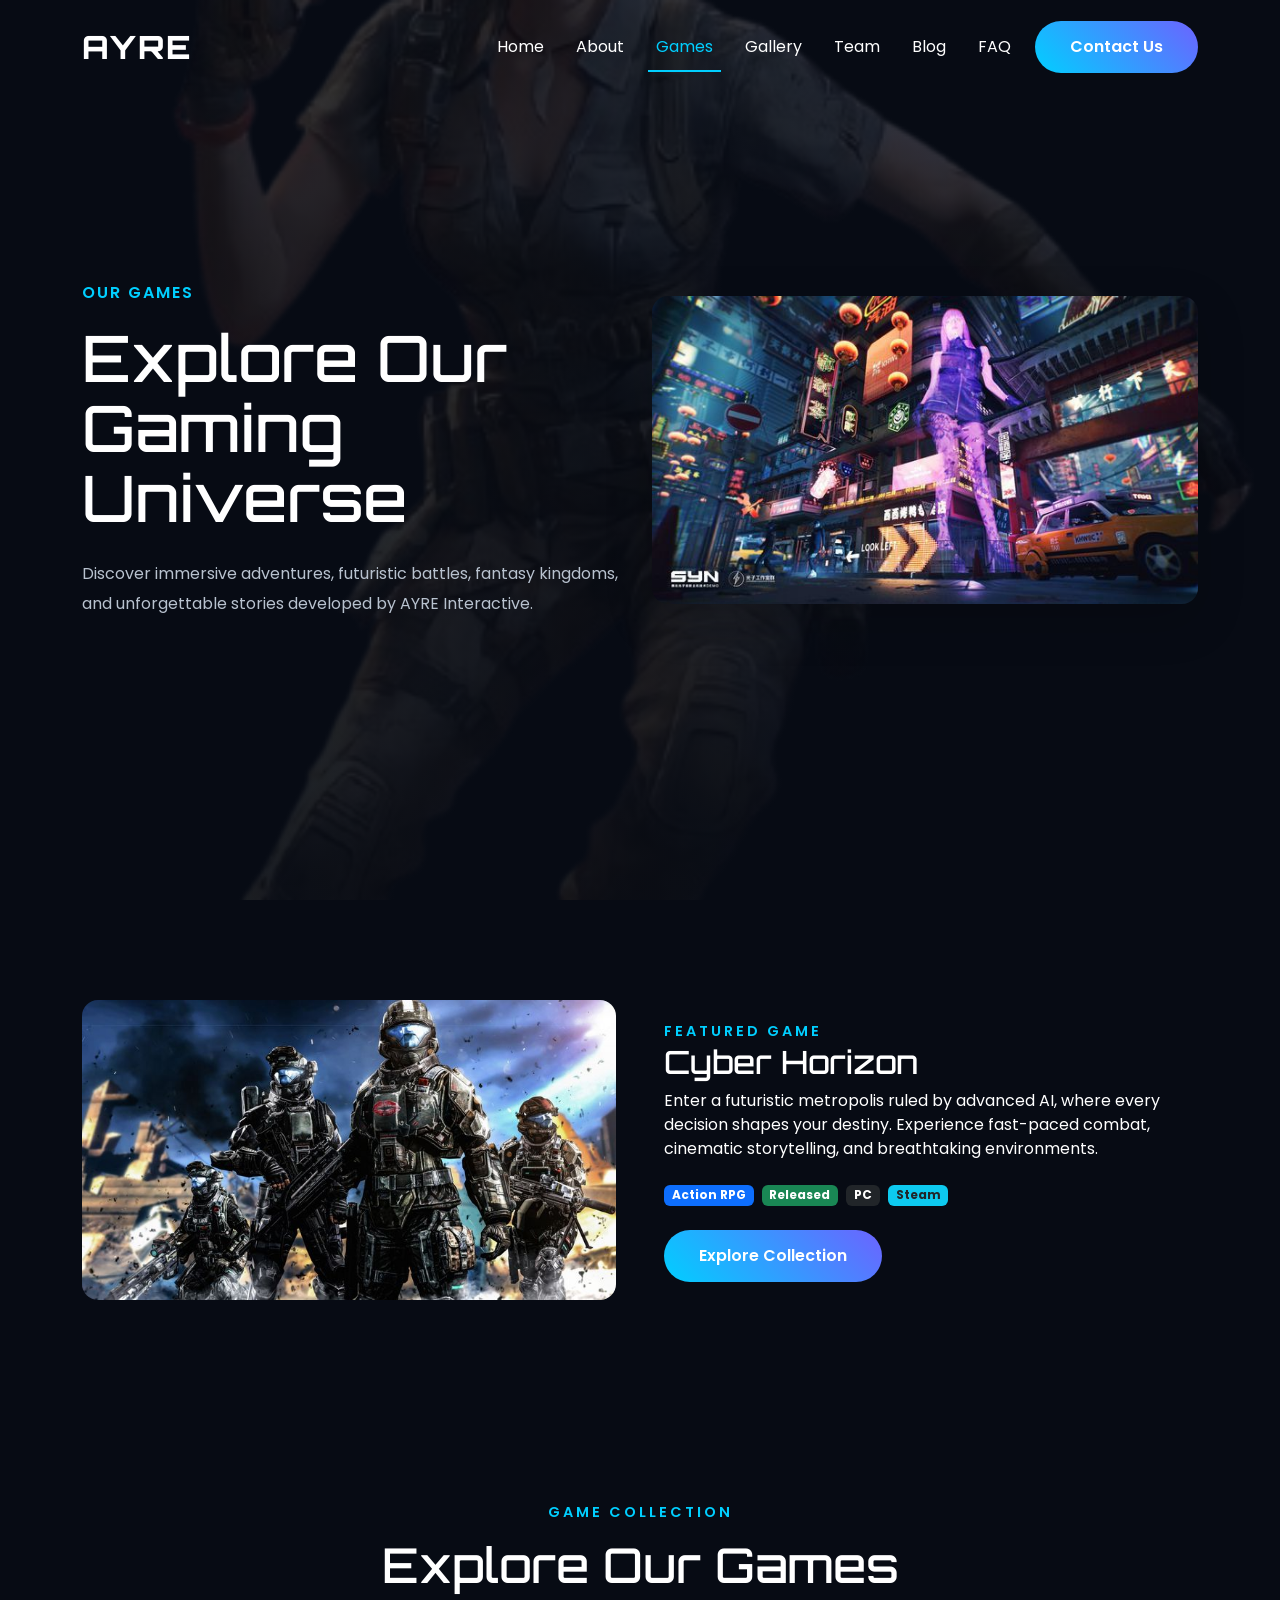
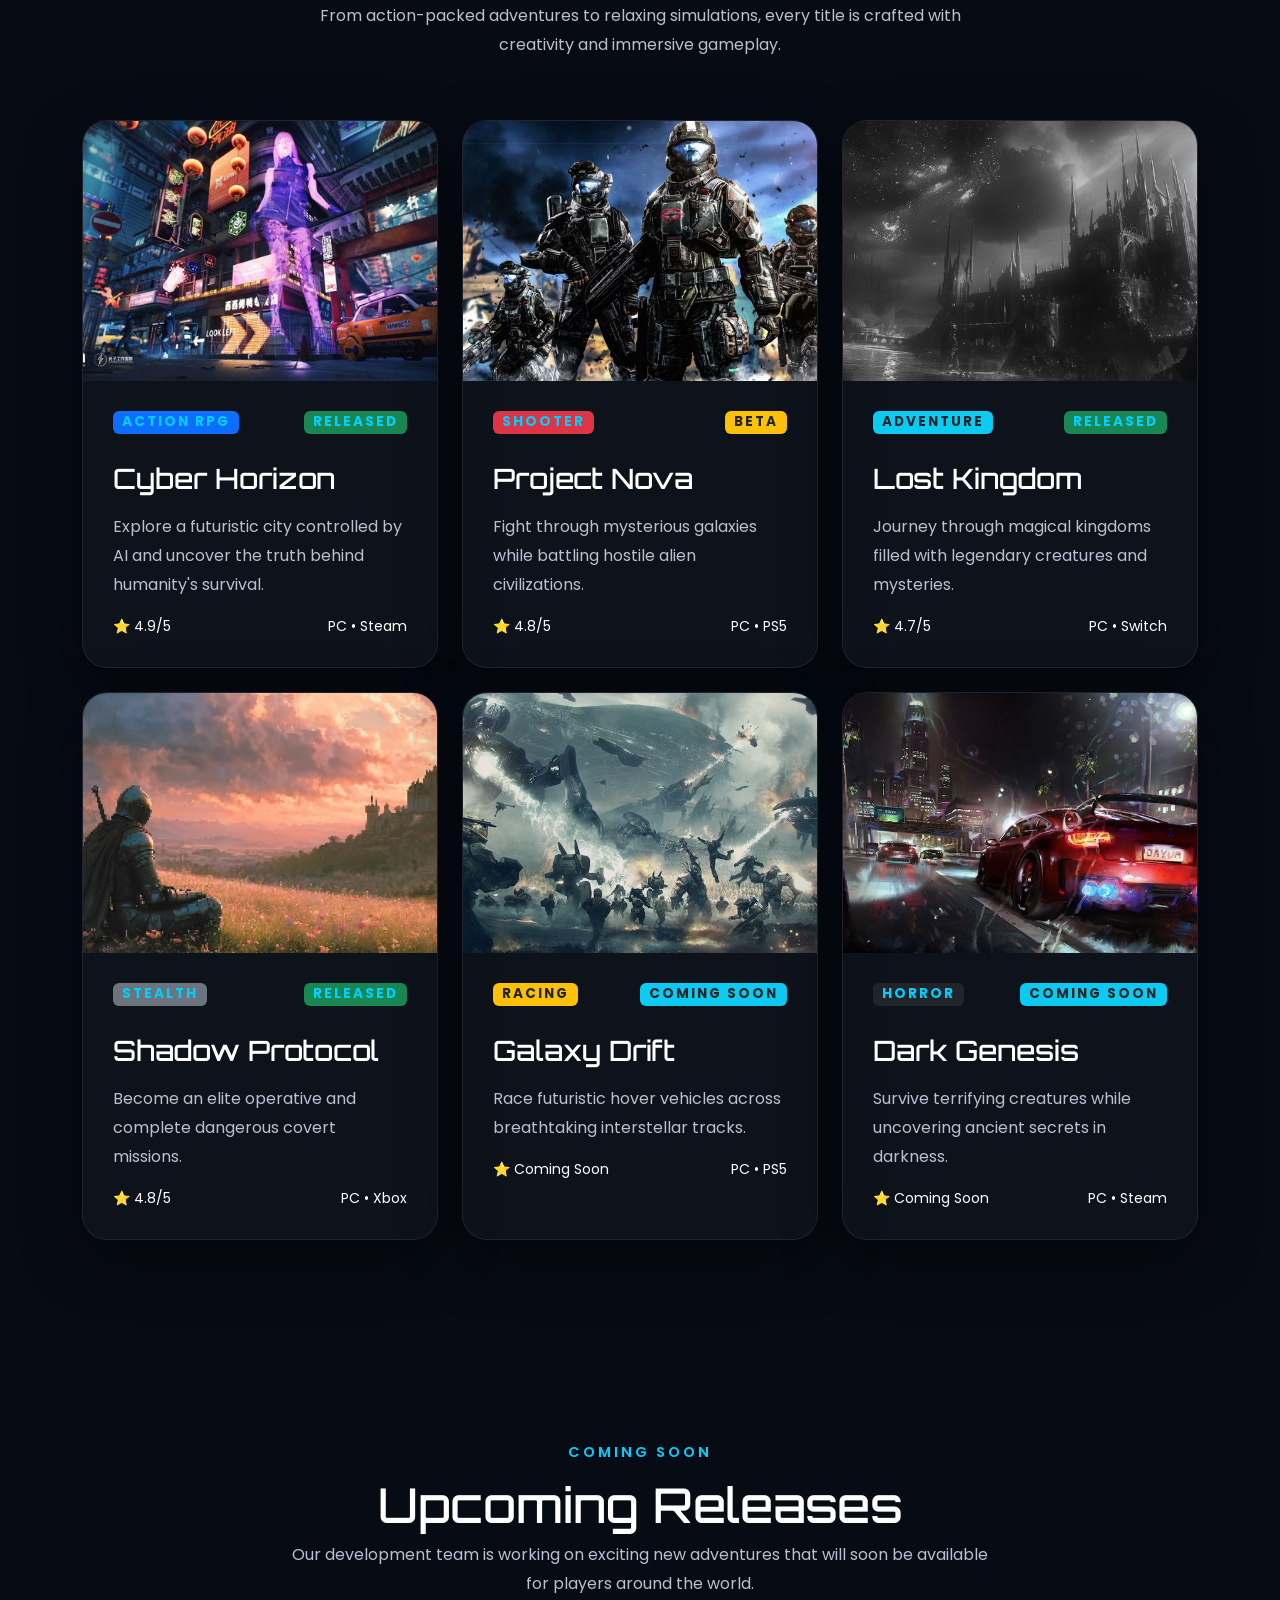
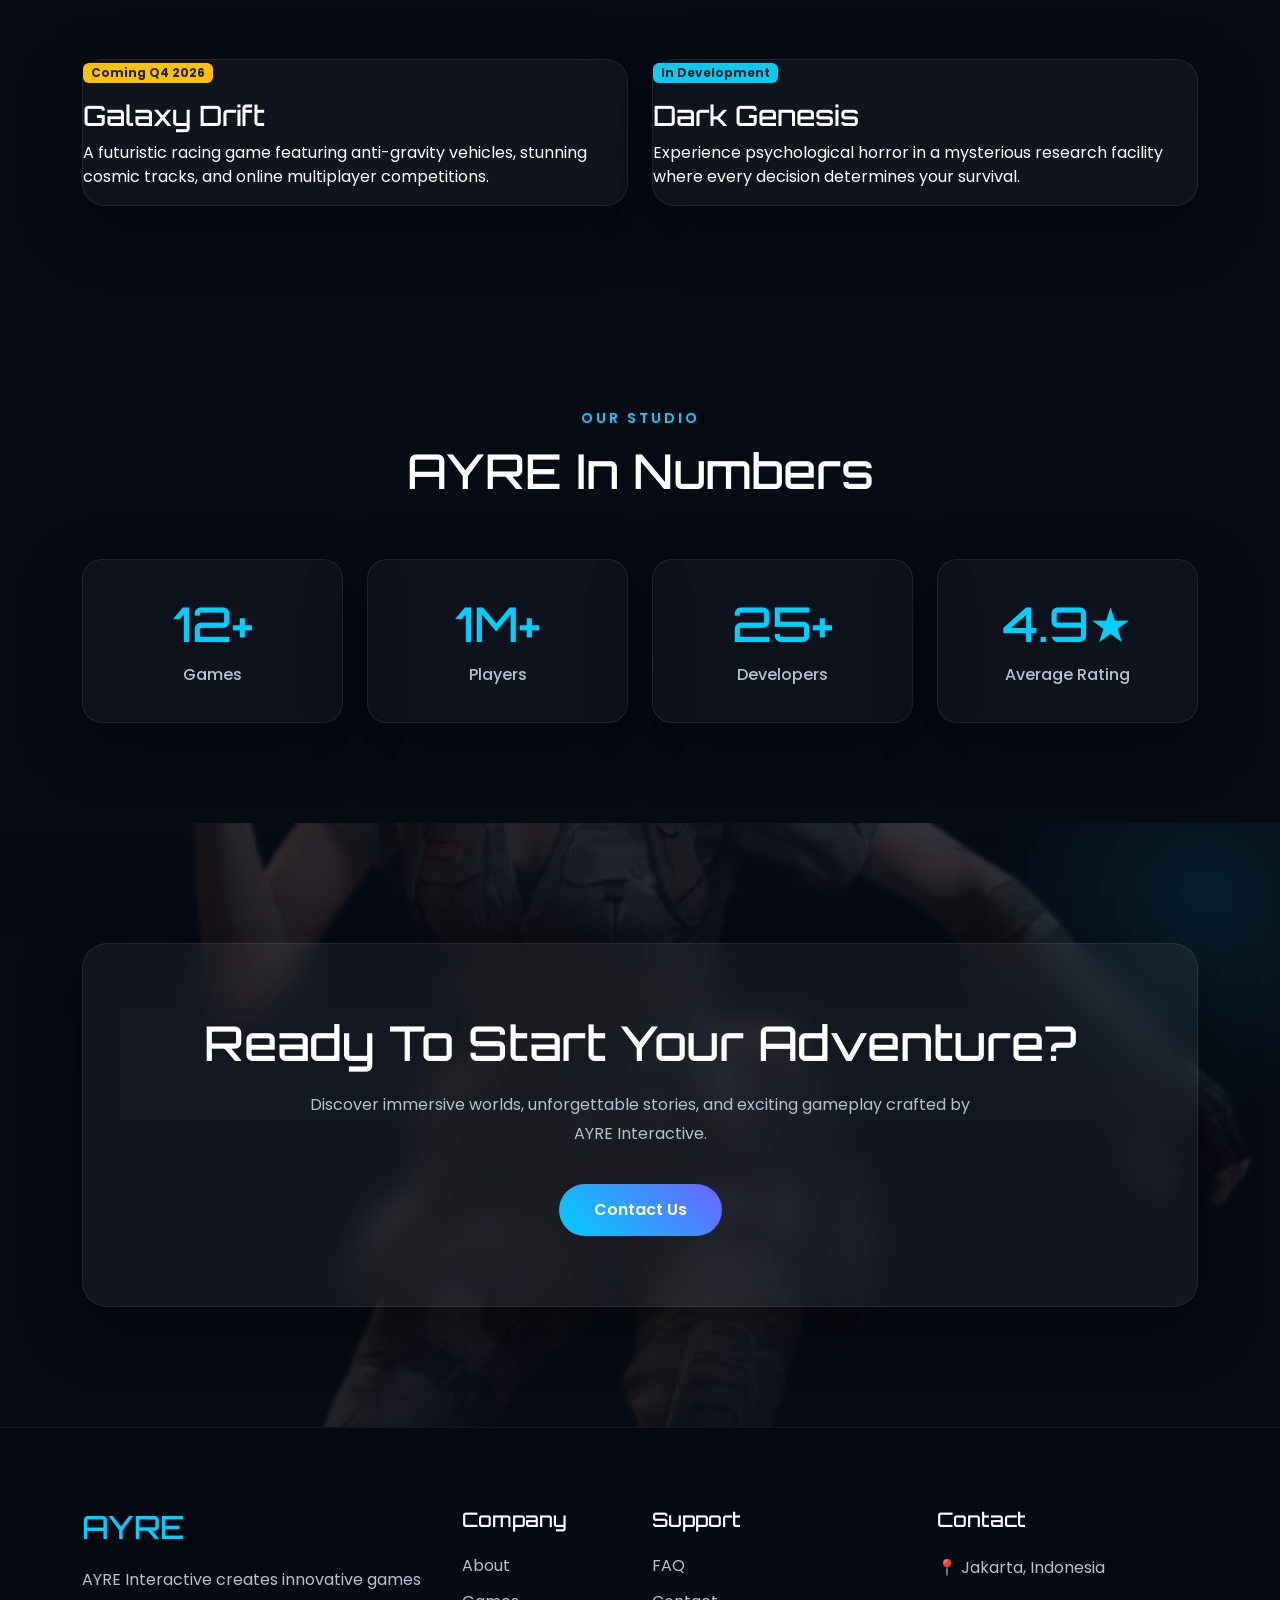
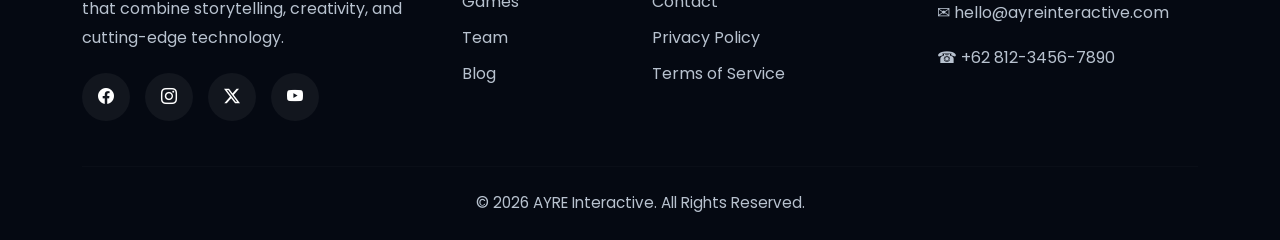
<file: games.html>
<!DOCTYPE html>
<html lang="en">

<head>

    <meta charset="UTF-8">
    <meta name="viewport" content="width=device-width, initial-scale=1.0">

    <title>Games | AYRE Interactive</title>

    <meta name="description"
        content="Discover the latest games developed by AYRE Interactive. Explore action, adventure, RPG, and sci-fi experiences.">

    <!-- Bootstrap -->

    <link href="https://cdn.jsdelivr.net/npm/bootstrap@5.3.7/dist/css/bootstrap.min.css" rel="stylesheet">

    <!-- Bootstrap Icons -->

    <link rel="stylesheet"
        href="https://cdn.jsdelivr.net/npm/bootstrap-icons@1.13.1/font/bootstrap-icons.min.css">

    <!-- CSS -->

    <link rel="stylesheet" href="css/style.css">

</head>

<body>

<!--============================
            NAVBAR
=============================-->

<nav class="navbar navbar-expand-lg fixed-top">

    <div class="container">

        <a class="navbar-brand logo" href="index.html">

            AYRE

        </a>

        <button class="navbar-toggler text-white"
            type="button"
            data-bs-toggle="collapse"
            data-bs-target="#navbarNav">

            <i class="bi bi-list fs-2"></i>

        </button>

        <div class="collapse navbar-collapse"
            id="navbarNav">

            <ul class="navbar-nav ms-auto align-items-lg-center">

                <li class="nav-item"><a class="nav-link" href="index.html">Home</a></li>

                <li class="nav-item"><a class="nav-link" href="about.html">About</a></li>

                <li class="nav-item"><a class="nav-link active" href="games.html">Games</a></li>

                <li class="nav-item"><a class="nav-link" href="gallery.html">Gallery</a></li>

                <li class="nav-item"><a class="nav-link" href="team.html">Team</a></li>

                <li class="nav-item"><a class="nav-link" href="blog.html">Blog</a></li>

                <li class="nav-item"><a class="nav-link" href="faq.html">FAQ</a></li>

                <li class="nav-item ms-lg-3">

                    <a href="contact.html"
                        class="btn-ayre">

                        Contact Us

                    </a>

                </li>

            </ul>

        </div>

    </div>

</nav>

<!--============================
            HERO
=============================-->

<section class="about-hero">

    <div class="container">

        <div class="row align-items-center gy-5">

            <div class="col-lg-6">

                <span class="hero-tag">

                    OUR GAMES

                </span>

                <h1 class="hero-title">

                    Explore Our <br>

                    Gaming Universe

                </h1>

                <p class="hero-text">

                    Discover immersive adventures, futuristic battles,
                    fantasy kingdoms, and unforgettable stories
                    developed by AYRE Interactive.

                </p>

            </div>

            <div class="col-lg-6">

                <img src="assets/game1.jpg"
                    class="img-fluid rounded-4 shadow-lg"
                    alt="Games">

            </div>

        </div>

    </div>

</section>

<!--============================
        FEATURED GAME
=============================-->

<section class="featured-game reveal">

    <div class="container">

        <div class="row align-items-center g-5">

            <div class="col-lg-6">

                <img src="assets/game2.jpg"
                    class="img-fluid rounded-4"
                    alt="Featured Game">

            </div>

            <div class="col-lg-6">

                <span class="section-tag">

                    FEATURED GAME

                </span>

                <h2>

                    Cyber Horizon

                </h2>

                <p>

                    Enter a futuristic metropolis ruled by advanced AI,
                    where every decision shapes your destiny.
                    Experience fast-paced combat, cinematic storytelling,
                    and breathtaking environments.

                </p>

                <div class="d-flex flex-wrap gap-2 my-4">

                    <span class="badge bg-primary">

                        Action RPG

                    </span>

                    <span class="badge bg-success">

                        Released

                    </span>

                    <span class="badge bg-dark">

                        PC

                    </span>

                    <span class="badge bg-info text-dark">

                        Steam

                    </span>

                </div>

                <a href="#games"
                    class="btn-ayre">

                    Explore Collection

                </a>

            </div>

        </div>

    </div>

</section>
<!--============================
        GAME COLLECTION
=============================-->

<section class="games-section reveal" id="games">

    <div class="container">

        <div class="section-title text-center">

            <span class="section-tag">

                GAME COLLECTION

            </span>

            <h2>

                Explore Our Games

            </h2>

            <p>

                From action-packed adventures to relaxing simulations,
                every title is crafted with creativity and immersive gameplay.

            </p>

        </div>

        <div class="row g-4">

            <!-- Game 1 -->

            <div class="col-lg-4 col-md-6">

                <div class="game-card">

                    <img src="assets/game1.jpg" alt="Cyber Horizon">

                    <div class="game-content">

                        <div class="d-flex justify-content-between mb-3">

                            <span class="badge bg-primary">

                                Action RPG

                            </span>

                            <span class="badge bg-success">

                                Released

                            </span>

                        </div>

                        <h3>

                            Cyber Horizon

                        </h3>

                        <p>

                            Explore a futuristic city controlled by AI
                            and uncover the truth behind humanity's survival.

                        </p>

                        <div class="d-flex justify-content-between align-items-center mt-3">

                            <small>

                                ⭐ 4.9/5

                            </small>

                            <small>

                                PC • Steam

                            </small>

                        </div>

                    </div>

                </div>

            </div>

            <!-- Game 2 -->

            <div class="col-lg-4 col-md-6">

                <div class="game-card">

                    <img src="assets/game2.jpg" alt="Project Nova">

                    <div class="game-content">

                        <div class="d-flex justify-content-between mb-3">

                            <span class="badge bg-danger">

                                Shooter

                            </span>

                            <span class="badge bg-warning text-dark">

                                Beta

                            </span>

                        </div>

                        <h3>

                            Project Nova

                        </h3>

                        <p>

                            Fight through mysterious galaxies
                            while battling hostile alien civilizations.

                        </p>

                        <div class="d-flex justify-content-between align-items-center mt-3">

                            <small>

                                ⭐ 4.8/5

                            </small>

                            <small>

                                PC • PS5

                            </small>

                        </div>

                    </div>

                </div>

            </div>

            <!-- Game 3 -->

            <div class="col-lg-4 col-md-6">

                <div class="game-card">

                    <img src="assets/game3.jpg" alt="Lost Kingdom">

                    <div class="game-content">

                        <div class="d-flex justify-content-between mb-3">

                            <span class="badge bg-info text-dark">

                                Adventure

                            </span>

                            <span class="badge bg-success">

                                Released

                            </span>

                        </div>

                        <h3>

                            Lost Kingdom

                        </h3>

                        <p>

                            Journey through magical kingdoms
                            filled with legendary creatures and mysteries.

                        </p>

                        <div class="d-flex justify-content-between align-items-center mt-3">

                            <small>

                                ⭐ 4.7/5

                            </small>

                            <small>

                                PC • Switch

                            </small>

                        </div>

                    </div>

                </div>

            </div>

            <!-- Game 4 -->

            <div class="col-lg-4 col-md-6">

                <div class="game-card">

                    <img src="assets/game4.jpg" alt="Shadow Protocol">

                    <div class="game-content">

                        <div class="d-flex justify-content-between mb-3">

                            <span class="badge bg-secondary">

                                Stealth

                            </span>

                            <span class="badge bg-success">

                                Released

                            </span>

                        </div>

                        <h3>

                            Shadow Protocol

                        </h3>

                        <p>

                            Become an elite operative
                            and complete dangerous covert missions.

                        </p>

                        <div class="d-flex justify-content-between align-items-center mt-3">

                            <small>

                                ⭐ 4.8/5

                            </small>

                            <small>

                                PC • Xbox

                            </small>

                        </div>

                    </div>

                </div>

            </div>

            <!-- Game 5 -->

            <div class="col-lg-4 col-md-6">

                <div class="game-card">

                    <img src="assets/game5.jpg" alt="Galaxy Drift">

                    <div class="game-content">

                        <div class="d-flex justify-content-between mb-3">

                            <span class="badge bg-warning text-dark">

                                Racing

                            </span>

                            <span class="badge bg-info text-dark">

                                Coming Soon

                            </span>

                        </div>

                        <h3>

                            Galaxy Drift

                        </h3>

                        <p>

                            Race futuristic hover vehicles
                            across breathtaking interstellar tracks.

                        </p>

                        <div class="d-flex justify-content-between align-items-center mt-3">

                            <small>

                                ⭐ Coming Soon

                            </small>

                            <small>

                                PC • PS5

                            </small>

                        </div>

                    </div>

                </div>

            </div>

            <!-- Game 6 -->

            <div class="col-lg-4 col-md-6">

                <div class="game-card">

                    <img src="assets/game6.jpg" alt="Dark Genesis">

                    <div class="game-content">

                        <div class="d-flex justify-content-between mb-3">

                            <span class="badge bg-dark">

                                Horror

                            </span>

                            <span class="badge bg-info text-dark">

                                Coming Soon

                            </span>

                        </div>

                        <h3>

                            Dark Genesis

                        </h3>

                        <p>

                            Survive terrifying creatures
                            while uncovering ancient secrets in darkness.

                        </p>

                        <div class="d-flex justify-content-between align-items-center mt-3">

                            <small>

                                ⭐ Coming Soon

                            </small>

                            <small>

                                PC • Steam

                            </small>

                        </div>

                    </div>

                </div>

            </div>

        </div>

    </div>

</section>
<!--============================
        UPCOMING GAMES
=============================-->

<section class="upcoming-section reveal">

    <div class="container">

        <div class="section-title text-center">

            <span class="section-tag">

                COMING SOON

            </span>

            <h2>

                Upcoming Releases

            </h2>

            <p>

                Our development team is working on exciting new adventures
                that will soon be available for players around the world.

            </p>

        </div>

        <div class="row g-4">

            <div class="col-lg-6">

                <div class="glass-card h-100">

                    <span class="badge bg-warning text-dark mb-3">

                        Coming Q4 2026

                    </span>

                    <h3>

                        Galaxy Drift

                    </h3>

                    <p>

                        A futuristic racing game featuring anti-gravity
                        vehicles, stunning cosmic tracks,
                        and online multiplayer competitions.

                    </p>

                </div>

            </div>

            <div class="col-lg-6">

                <div class="glass-card h-100">

                    <span class="badge bg-info text-dark mb-3">

                        In Development

                    </span>

                    <h3>

                        Dark Genesis

                    </h3>

                    <p>

                        Experience psychological horror in a mysterious
                        research facility where every decision
                        determines your survival.

                    </p>

                </div>

            </div>

        </div>

    </div>

</section>

<!--============================
        GAME STATS
=============================-->

<section class="stats-section reveal">

    <div class="container">

        <div class="section-title text-center">

            <span class="section-tag">

                OUR STUDIO

            </span>

            <h2>

                AYRE In Numbers

            </h2>

        </div>

        <div class="row g-4">

            <div class="col-lg-3 col-md-6">

                <div class="stat-box">

                    <h2>12+</h2>

                    <span>Games</span>

                </div>

            </div>

            <div class="col-lg-3 col-md-6">

                <div class="stat-box">

                    <h2>1M+</h2>

                    <span>Players</span>

                </div>

            </div>

            <div class="col-lg-3 col-md-6">

                <div class="stat-box">

                    <h2>25+</h2>

                    <span>Developers</span>

                </div>

            </div>

            <div class="col-lg-3 col-md-6">

                <div class="stat-box">

                    <h2>4.9★</h2>

                    <span>Average Rating</span>

                </div>

            </div>

        </div>

    </div>

</section>

<!--============================
            CTA
=============================-->

<section class="cta-section reveal">

    <div class="container">

        <div class="cta-box text-center">

            <h2>

                Ready To Start Your Adventure?

            </h2>

            <p>

                Discover immersive worlds, unforgettable stories,
                and exciting gameplay crafted by AYRE Interactive.

            </p>

            <a href="contact.html" class="btn-ayre">

                Contact Us

            </a>

        </div>

    </div>

</section>

<!--============================
            FOOTER
=============================-->

<footer class="footer">

    <div class="container">

        <div class="row gy-5">

            <div class="col-lg-4">

                <h3 class="footer-logo">

                    AYRE

                </h3>

                <p>

                    AYRE Interactive creates innovative games
                    that combine storytelling, creativity,
                    and cutting-edge technology.

                </p>

                <div class="social-icons">

                    <a href="#"><i class="bi bi-facebook"></i></a>
                    <a href="#"><i class="bi bi-instagram"></i></a>
                    <a href="#"><i class="bi bi-twitter-x"></i></a>
                    <a href="#"><i class="bi bi-youtube"></i></a>

                </div>

            </div>

            <div class="col-lg-2">

                <h5>Company</h5>

                <ul class="footer-links">

                    <li><a href="about.html">About</a></li>
                    <li><a href="games.html">Games</a></li>
                    <li><a href="team.html">Team</a></li>
                    <li><a href="blog.html">Blog</a></li>

                </ul>

            </div>

            <div class="col-lg-3">

                <h5>Support</h5>

                <ul class="footer-links">

                    <li><a href="faq.html">FAQ</a></li>
                    <li><a href="contact.html">Contact</a></li>
                    <li><a href="#">Privacy Policy</a></li>
                    <li><a href="#">Terms of Service</a></li>

                </ul>

            </div>

            <div class="col-lg-3">

                <h5>Contact</h5>

                <p>📍 Jakarta, Indonesia</p>
                <p>✉ hello@ayreinteractive.com</p>
                <p>☎ +62 812-3456-7890</p>

            </div>

        </div>

        <hr>

        <div class="text-center copyright">

            © 2026 AYRE Interactive. All Rights Reserved.

        </div>

    </div>

</footer>

<!-- Scroll To Top -->

<div class="scroll-top">

    <i class="bi bi-arrow-up"></i>

</div>

<!-- Bootstrap -->

<script src="https://cdn.jsdelivr.net/npm/bootstrap@5.3.7/dist/js/bootstrap.bundle.min.js"></script>

<!-- Custom JS -->

<script src="js/script.js"></script>

</body>
</html>
</file>
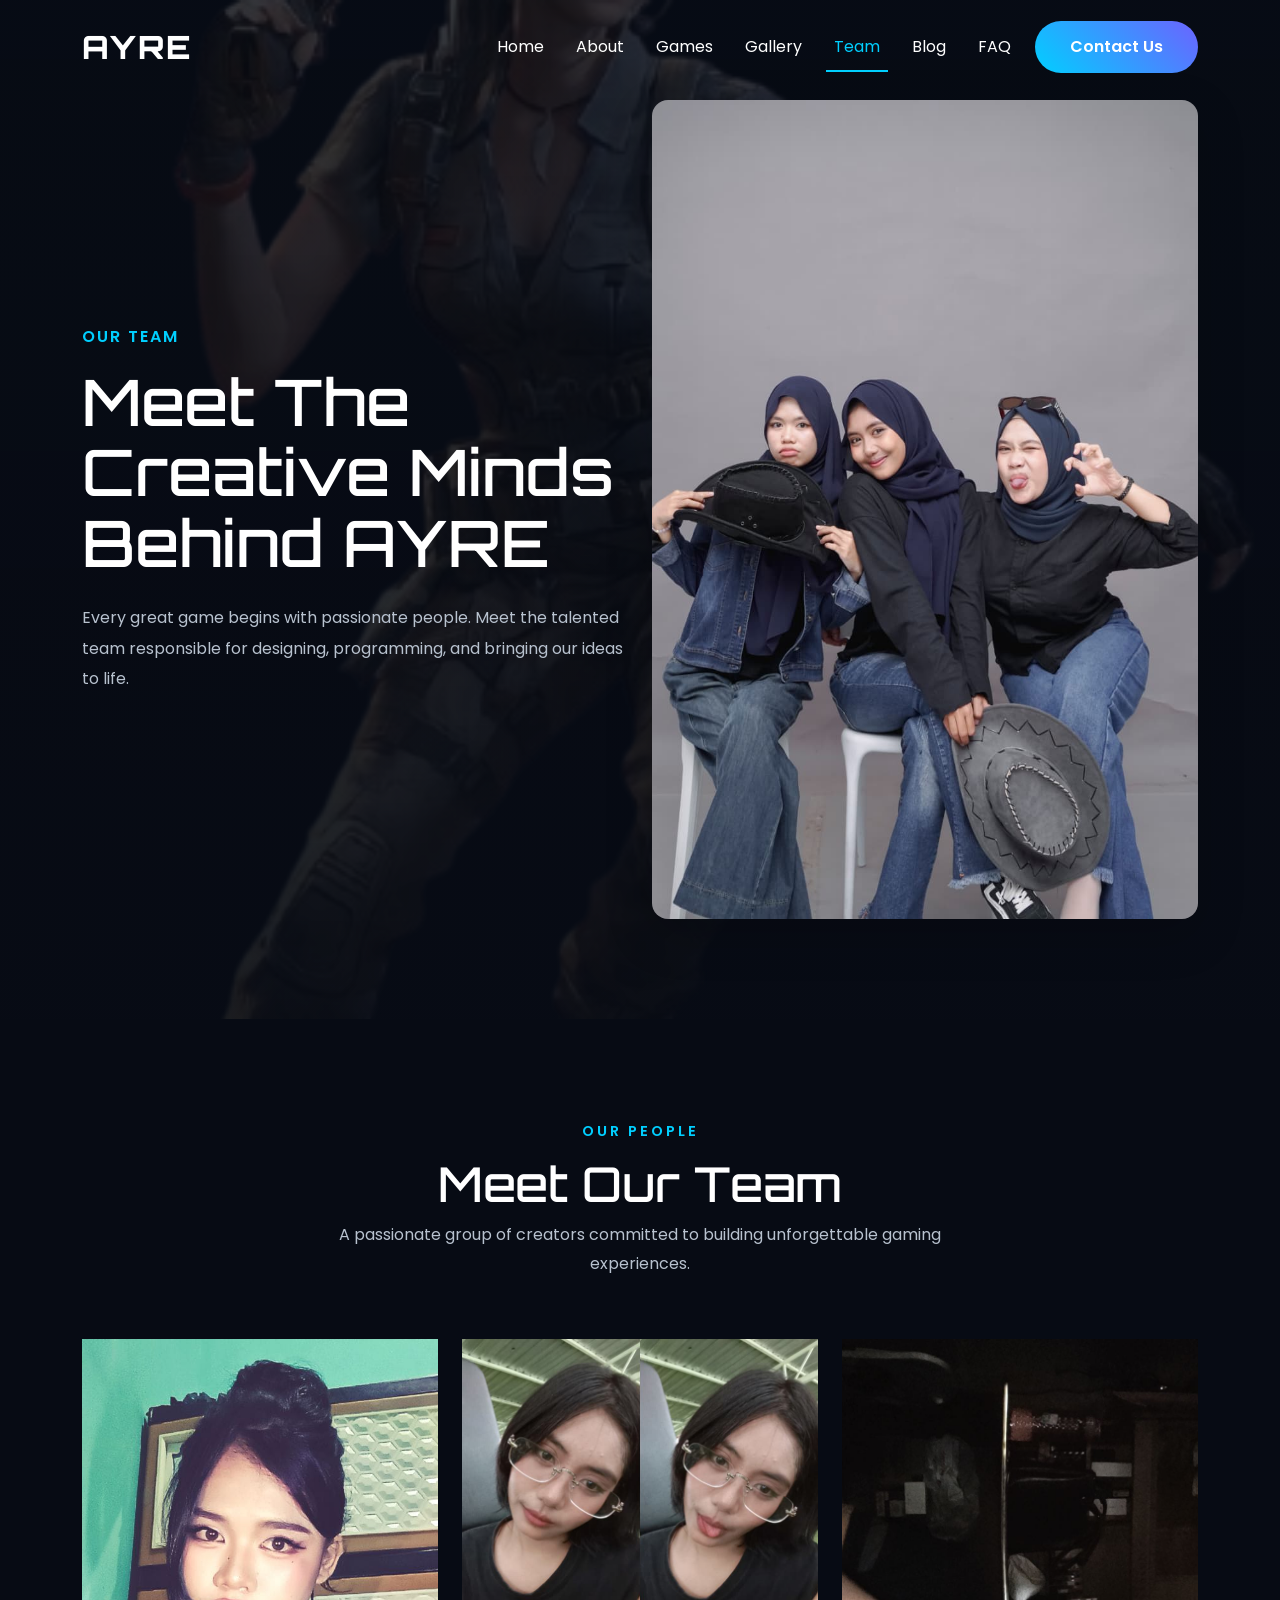
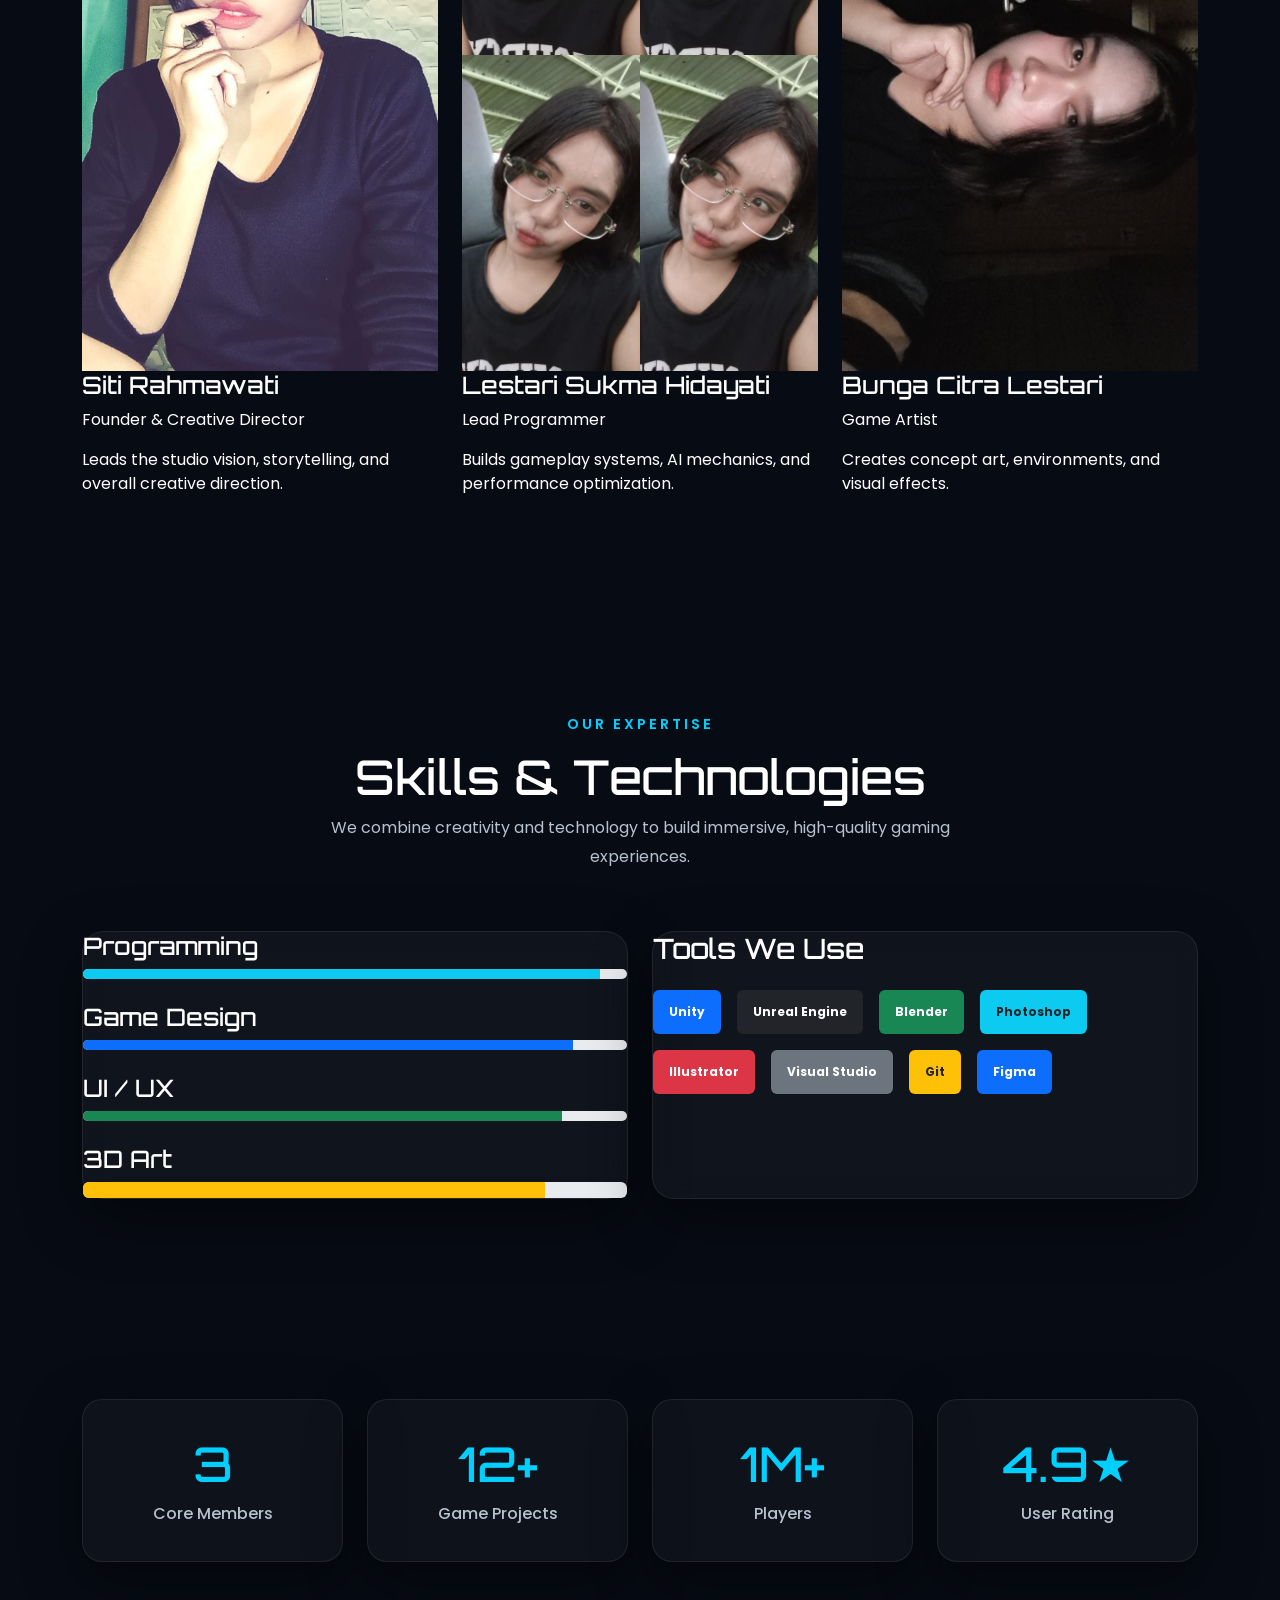
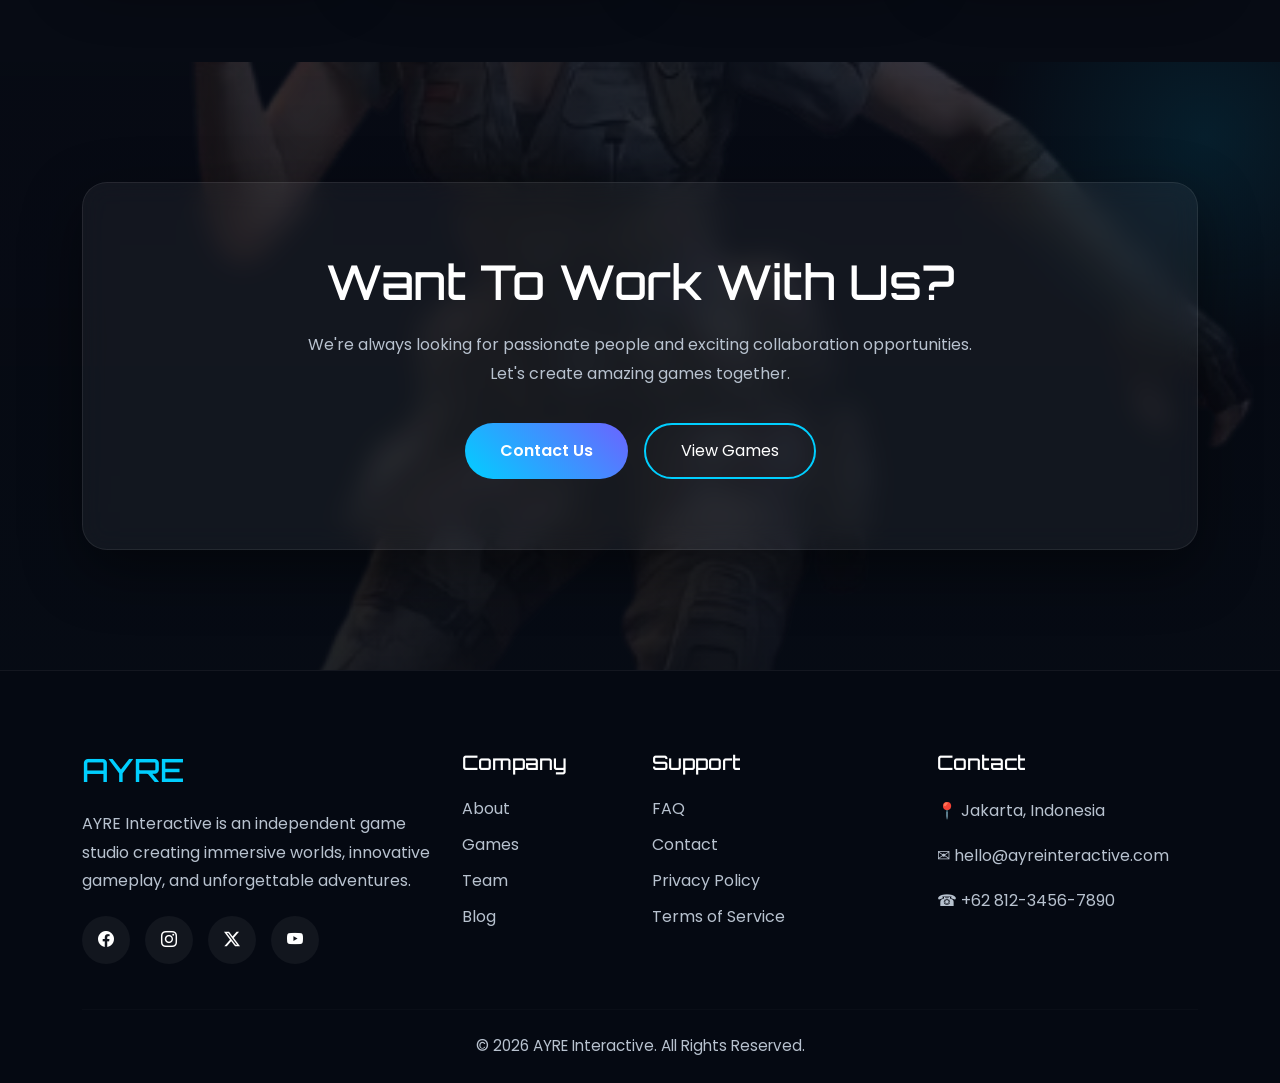
<file: team.html>
<!DOCTYPE html>
<html lang="en">

<head>

    <meta charset="UTF-8">
    <meta name="viewport" content="width=device-width, initial-scale=1.0">

    <title>Team | AYRE Interactive</title>

    <meta name="description"
        content="Meet the talented team behind AYRE Interactive and discover the people who bring our games to life.">

    <!-- Bootstrap -->

    <link href="https://cdn.jsdelivr.net/npm/bootstrap@5.3.7/dist/css/bootstrap.min.css" rel="stylesheet">

    <!-- Bootstrap Icons -->

    <link rel="stylesheet"
        href="https://cdn.jsdelivr.net/npm/bootstrap-icons@1.13.1/font/bootstrap-icons.min.css">

    <!-- CSS -->

    <link rel="stylesheet" href="css/style.css">

</head>

<body>

<!--============================
            NAVBAR
=============================-->

<nav class="navbar navbar-expand-lg fixed-top">

    <div class="container">

        <a class="navbar-brand logo" href="index.html">

            AYRE

        </a>

        <button class="navbar-toggler text-white"
            type="button"
            data-bs-toggle="collapse"
            data-bs-target="#navbarNav">

            <i class="bi bi-list fs-2"></i>

        </button>

        <div class="collapse navbar-collapse"
            id="navbarNav">

            <ul class="navbar-nav ms-auto align-items-lg-center">

                <li class="nav-item"><a class="nav-link" href="index.html">Home</a></li>

                <li class="nav-item"><a class="nav-link" href="about.html">About</a></li>

                <li class="nav-item"><a class="nav-link" href="games.html">Games</a></li>

                <li class="nav-item"><a class="nav-link" href="gallery.html">Gallery</a></li>

                <li class="nav-item"><a class="nav-link active" href="team.html">Team</a></li>

                <li class="nav-item"><a class="nav-link" href="blog.html">Blog</a></li>

                <li class="nav-item"><a class="nav-link" href="faq.html">FAQ</a></li>

                <li class="nav-item ms-lg-3">

                    <a href="contact.html" class="btn-ayre">

                        Contact Us

                    </a>

                </li>

            </ul>

        </div>

    </div>

</nav>

<!--============================
            HERO
=============================-->

<section class="about-hero">

    <div class="container">

        <div class="row align-items-center gy-5">

            <div class="col-lg-6">

                <span class="hero-tag">

                    OUR TEAM

                </span>

                <h1 class="hero-title">

                    Meet The Creative Minds Behind AYRE

                </h1>

                <p class="hero-text">

                    Every great game begins with passionate people.
                    Meet the talented team responsible for designing,
                    programming, and bringing our ideas to life.

                </p>

            </div>

            <div class="col-lg-6">

                <img src="assets/our.jpg"
                    class="img-fluid rounded-4 shadow-lg"
                    alt="AYRE Team">

            </div>

        </div>

    </div>

</section>
<!--============================
        TEAM MEMBERS
=============================-->

<section class="reveal">

    <div class="container">

        <div class="section-title text-center">

            <span class="section-tag">

                OUR PEOPLE

            </span>

            <h2>

                Meet Our Team

            </h2>

            <p>

                A passionate group of creators committed to
                building unforgettable gaming experiences.

            </p>

        </div>

        <div class="row justify-content-center g-4">

            <!-- Team 1 -->

            <div class="col-lg-4 col-md-6">

                <div class="team-card">

                    <img src="assets/team1.jpg"
                        alt="Founder">

                    <h4>

                        Siti Rahmawati

                    </h4>

                    <span>

                        Founder & Creative Director

                    </span>

                    <p class="mt-3">

                        Leads the studio vision, storytelling,
                        and overall creative direction.

                    </p>

                </div>

            </div>

            <!-- Team 2 -->

            <div class="col-lg-4 col-md-6">

                <div class="team-card">

                    <img src="assets/team2.jpg"
                        alt="Lead Programmer">

                    <h4>

                        Lestari Sukma Hidayati

                    </h4>

                    <span>

                        Lead Programmer

                    </span>

                    <p class="mt-3">

                        Builds gameplay systems,
                        AI mechanics, and performance optimization.

                    </p>

                </div>

            </div>

            <!-- Team 3 -->

            <div class="col-lg-4 col-md-6">

                <div class="team-card">

                    <img src="assets/team3.jpg"
                        alt="Game Artist">

                    <h4>

                        Bunga Citra Lestari

                    </h4>

                    <span>

                        Game Artist

                    </span>

                    <p class="mt-3">

                        Creates concept art,
                        environments, and visual effects.

                    </p>

                </div>

            </div>

        </div>

    </div>

</section>
<!--============================
        TEAM SKILLS
=============================-->

<section class="reveal">

    <div class="container">

        <div class="section-title text-center">

            <span class="section-tag">

                OUR EXPERTISE

            </span>

            <h2>

                Skills & Technologies

            </h2>

            <p>

                We combine creativity and technology to build immersive,
                high-quality gaming experiences.

            </p>

        </div>

        <div class="row g-4">

            <div class="col-lg-6">

                <div class="glass-card">

                    <h4>Programming</h4>

                    <div class="progress mb-4" style="height:10px;">
                        <div class="progress-bar bg-info" style="width:95%;"></div>
                    </div>

                    <h4>Game Design</h4>

                    <div class="progress mb-4" style="height:10px;">
                        <div class="progress-bar bg-primary" style="width:90%;"></div>
                    </div>

                    <h4>UI / UX</h4>

                    <div class="progress mb-4" style="height:10px;">
                        <div class="progress-bar bg-success" style="width:88%;"></div>
                    </div>

                    <h4>3D Art</h4>

                    <div class="progress">
                        <div class="progress-bar bg-warning" style="width:85%;"></div>
                    </div>

                </div>

            </div>

            <div class="col-lg-6">

                <div class="glass-card h-100">

                    <h3 class="mb-4">

                        Tools We Use

                    </h3>

                    <div class="d-flex flex-wrap gap-3">

                        <span class="badge bg-primary p-3">Unity</span>

                        <span class="badge bg-dark p-3">Unreal Engine</span>

                        <span class="badge bg-success p-3">Blender</span>

                        <span class="badge bg-info text-dark p-3">Photoshop</span>

                        <span class="badge bg-danger p-3">Illustrator</span>

                        <span class="badge bg-secondary p-3">Visual Studio</span>

                        <span class="badge bg-warning text-dark p-3">Git</span>

                        <span class="badge bg-primary p-3">Figma</span>

                    </div>

                </div>

            </div>

        </div>

    </div>

</section>

<!--============================
        TEAM STATS
=============================-->

<section class="stats-section reveal">

    <div class="container">

        <div class="row g-4">

            <div class="col-lg-3 col-md-6">

                <div class="stat-box">

                    <h2>3</h2>

                    <span>Core Members</span>

                </div>

            </div>

            <div class="col-lg-3 col-md-6">

                <div class="stat-box">

                    <h2>12+</h2>

                    <span>Game Projects</span>

                </div>

            </div>

            <div class="col-lg-3 col-md-6">

                <div class="stat-box">

                    <h2>1M+</h2>

                    <span>Players</span>

                </div>

            </div>

            <div class="col-lg-3 col-md-6">

                <div class="stat-box">

                    <h2>4.9★</h2>

                    <span>User Rating</span>

                </div>

            </div>

        </div>

    </div>

</section>

<!--============================
        CTA
=============================-->

<section class="cta-section reveal">

    <div class="container">

        <div class="cta-box text-center">

            <h2>

                Want To Work With Us?

            </h2>

            <p>

                We're always looking for passionate people and exciting
                collaboration opportunities. Let's create amazing games together.

            </p>

            <div class="d-flex justify-content-center gap-3 flex-wrap">

                <a href="contact.html" class="btn-ayre">

                    Contact Us

                </a>

                <a href="games.html" class="btn-outline-ayre">

                    View Games

                </a>

            </div>

        </div>

    </div>

</section>
<footer class="footer">

    <div class="container">

        <div class="row gy-5">

            <div class="col-lg-4">

                <h3 class="footer-logo">

                    AYRE

                </h3>

                <p>

                    AYRE Interactive is an independent game studio creating
                    immersive worlds, innovative gameplay,
                    and unforgettable adventures.

                </p>

                <div class="social-icons">

                    <a href="#"><i class="bi bi-facebook"></i></a>
                    <a href="#"><i class="bi bi-instagram"></i></a>
                    <a href="#"><i class="bi bi-twitter-x"></i></a>
                    <a href="#"><i class="bi bi-youtube"></i></a>

                </div>

            </div>

            <div class="col-lg-2">

                <h5>

                    Company

                </h5>

                <ul class="footer-links">

                    <li><a href="about.html">About</a></li>
                    <li><a href="games.html">Games</a></li>
                    <li><a href="team.html">Team</a></li>
                    <li><a href="blog.html">Blog</a></li>

                </ul>

            </div>

            <div class="col-lg-3">

                <h5>

                    Support

                </h5>

                <ul class="footer-links">

                    <li><a href="faq.html">FAQ</a></li>
                    <li><a href="contact.html">Contact</a></li>
                    <li><a href="#">Privacy Policy</a></li>
                    <li><a href="#">Terms of Service</a></li>

                </ul>

            </div>

            <div class="col-lg-3">

                <h5>

                    Contact

                </h5>

                <p>📍 Jakarta, Indonesia</p>
                <p>✉ hello@ayreinteractive.com</p>
                <p>☎ +62 812-3456-7890</p>

            </div>

        </div>

        <hr>

        <div class="text-center copyright">

            © 2026 AYRE Interactive. All Rights Reserved.

        </div>

    </div>

</footer>
<!-- Scroll To Top -->

<div class="scroll-top">

    <i class="bi bi-arrow-up"></i>

</div>

<!-- Bootstrap -->

<script src="https://cdn.jsdelivr.net/npm/bootstrap@5.3.7/dist/js/bootstrap.bundle.min.js"></script>

<!-- Custom JS -->

<script src="js/script.js"></script>

</body>
</html>
</file>
<file: css/style.css>
/*==================================================
                GOOGLE FONTS
==================================================*/
@import url('https://fonts.googleapis.com/css2?family=Orbitron:wght@500;700;900&family=Poppins:wght@300;400;500;600;700&display=swap');


/*==================================================
                ROOT VARIABLES
==================================================*/

:root{

    --primary:#00CFFF;
    --secondary:#6C63FF;

    --bg:#070B14;
    --bg-light:#101827;
    --card:#151F30;

    --white:#ffffff;
    --text:#B8C2CF;

    --border:rgba(255,255,255,.08);

    --shadow:
        0 20px 60px rgba(0,0,0,.45);

    --transition:.35s ease;

}


/*==================================================
                RESET
==================================================*/

*{

    margin:0;
    padding:0;
    box-sizing:border-box;

}

html{

    scroll-behavior:smooth;

}

body{

    font-family:'Poppins',sans-serif;

    background:var(--bg);

    color:var(--white);

    overflow-x:hidden;

}

section{

    padding:100px 0;

    position:relative;

}

img{

    max-width:100%;

    display:block;

}

a{

    text-decoration:none;

}

ul{

    list-style:none;

    margin:0;

    padding:0;

}


/*==================================================
                GLOBAL
==================================================*/

.container{

    position:relative;

    z-index:2;

}

.text-primary{

    color:var(--primary)!important;

}

.bg-dark-custom{

    background:var(--bg);

}

.bg-card{

    background:var(--bg-light);

}

.shadow-custom{

    box-shadow:var(--shadow);

}

.rounded-xl{

    border-radius:25px;

}


/*==================================================
                TYPOGRAPHY
==================================================*/

h1,
h2,
h3,
h4,
h5,
.logo{

    font-family:'Orbitron',sans-serif;

}

.section-tag{

    color:var(--primary);

    letter-spacing:3px;

    text-transform:uppercase;

    font-size:.9rem;

    font-weight:600;

}

.section-title{

    margin-bottom:60px;

}

.section-title h2{

    font-size:3rem;

    margin-top:12px;

}

.section-title p{

    color:var(--text);

    max-width:700px;

    margin:auto;

    line-height:1.8;

}


/*==================================================
                BUTTON
==================================================*/

.btn-ayre{

    display:inline-flex;

    align-items:center;

    justify-content:center;

    gap:10px;

    padding:14px 35px;

    border-radius:50px;

    color:#fff;

    font-weight:600;

    background:

        linear-gradient(
            45deg,
            var(--primary),
            var(--secondary)
        );

    transition:var(--transition);

}

.btn-ayre:hover{

    transform:translateY(-5px);

    color:#fff;

    box-shadow:

        0 0 25px rgba(0,207,255,.45);

}

.btn-outline-ayre{

    display:inline-flex;

    align-items:center;

    justify-content:center;

    gap:10px;

    padding:14px 35px;

    border-radius:50px;

    color:#fff;

    border:2px solid var(--primary);

    transition:var(--transition);

}

.btn-outline-ayre:hover{

    background:var(--primary);

    color:#fff;

}


/*==================================================
                NAVBAR
==================================================*/

.navbar{

    padding:18px 0;

    transition:var(--transition);

}

.navbar.scrolled{

    background:rgba(7,11,20,.82);

    backdrop-filter:blur(16px);

    border-bottom:1px solid var(--border);

}

.logo{

    font-size:2rem;

    font-weight:800;

    color:#fff!important;

    letter-spacing:2px;

}

.nav-link{

    color:#fff!important;

    margin-left:16px;

    position:relative;

    transition:var(--transition);

}

.nav-link::after{

    content:"";

    position:absolute;

    left:0;

    bottom:-5px;

    width:0;

    height:2px;

    background:var(--primary);

    transition:var(--transition);

}

.nav-link:hover::after,

.nav-link.active::after{

    width:100%;

}

.nav-link:hover,

.nav-link.active{

    color:var(--primary)!important;

}
/*==================================================
                    HERO
==================================================*/

.hero{

    position:relative;

    min-height:100vh;

    display:flex;

    align-items:center;

    overflow:hidden;

    background:
        linear-gradient(
            rgba(7,11,20,.82),
            rgba(7,11,20,.92)
        ),
        url("../assets/footer-bg.jpg") center/cover no-repeat;

}

.hero::before{

    content:"";

    position:absolute;

    width:700px;
    height:700px;

    top:-200px;
    right:-180px;

    border-radius:50%;

    background:
        radial-gradient(
            rgba(0,207,255,.18),
            transparent 70%
        );

}

.hero-overlay{

    position:absolute;

    inset:0;

    background:
        linear-gradient(
            transparent,
            rgba(7,11,20,.25),
            rgba(7,11,20,.85)
        );

}

.hero-tag{

    display:inline-block;

    color:var(--primary);

    letter-spacing:2px;

    margin-bottom:18px;

    font-weight:600;

}

.hero-title{

    font-size:5rem;

    line-height:1.1;

    margin-bottom:25px;

}

.hero-text{

    color:var(--text);

    max-width:560px;

    line-height:1.9;

    margin-bottom:40px;

}


/*==================================================
                HERO IMAGE
==================================================*/

.hero-image{

    animation:float 5s ease-in-out infinite;

}

.hero-image img{

    max-width:540px;

    margin:auto;

    filter:

        drop-shadow(
            0 0 40px rgba(0,207,255,.45)
        );

}


/*==================================================
                FLOAT ANIMATION
==================================================*/

@keyframes float{

    0%{

        transform:translateY(0);

    }

    50%{

        transform:translateY(-18px);

    }

    100%{

        transform:translateY(0);

    }

}


/*==================================================
            FEATURED GAMES
==================================================*/

.featured-games{

    background:var(--bg-light);

}

.game-card{

    height:100%;

    overflow:hidden;

    background:rgba(255,255,255,.03);

    border:1px solid var(--border);

    border-radius:25px;

    transition:var(--transition);

    box-shadow:var(--shadow);

}

.game-card img{

    height:260px;

    object-fit:cover;

    transition:.5s;

}

.game-content{

    padding:30px;

}

.game-content span{

    color:var(--primary);

    display:block;

    margin-bottom:12px;

    font-size:.85rem;

    letter-spacing:2px;

    text-transform:uppercase;

}

.game-content h3{

    margin-bottom:18px;

}

.game-content p{

    color:var(--text);

    line-height:1.8;

}

.read-more{

    display:inline-block;

    margin-top:20px;

    color:var(--primary);

    font-weight:600;

}

.game-card:hover{

    transform:translateY(-12px);

    border-color:var(--primary);

    box-shadow:
        0 0 30px rgba(0,207,255,.25),
        var(--shadow);

}

.game-card:hover img{

    transform:scale(1.08);

}


/*==================================================
                HOME ABOUT
==================================================*/

.about-section{

    background:var(--bg);

}

.about-section img{

    border-radius:25px;

    box-shadow:var(--shadow);

}

.about-section h2{

    font-size:3rem;

    margin-bottom:25px;

}

.about-section p{

    color:var(--text);

    line-height:1.9;

}

.feature-box{

    background:rgba(255,255,255,.03);

    border:1px solid var(--border);

    border-radius:20px;

    padding:25px;

    text-align:center;

    transition:var(--transition);

    height:100%;

}

.feature-box i{

    color:var(--primary);

    font-size:2.2rem;

    margin-bottom:15px;

}

.feature-box:hover{

    transform:translateY(-8px);

    border-color:var(--primary);

    background:rgba(0,207,255,.08);

}


/*==================================================
                    GAMEPLAY
==================================================*/

.gameplay-section{

    background:var(--bg-light);

}

.gameplay-banner{

    position:relative;

    overflow:hidden;

    border-radius:25px;

    box-shadow:var(--shadow);

}

.gameplay-banner img{

    transition:.5s;

}

.gameplay-banner:hover img{

    transform:scale(1.05);

}

.play-button{

    position:absolute;

    top:50%;

    left:50%;

    transform:translate(-50%,-50%);

    width:90px;

    height:90px;

    border-radius:50%;

    background:var(--primary);

    display:flex;

    justify-content:center;

    align-items:center;

    cursor:pointer;

    color:#fff;

    box-shadow:

        0 0 25px rgba(0,207,255,.45);

    transition:var(--transition);

}

.play-button:hover{

    transform:translate(-50%,-50%) scale(1.1);

}

.play-button i{

    font-size:2rem;

    margin-left:5px;

}

.gameplay-thumb{

    border-radius:20px;

    cursor:pointer;

    transition:var(--transition);

    box-shadow:var(--shadow);

}

.gameplay-thumb:hover{

    transform:translateY(-8px);

}


/*==================================================
                BACKGROUND GLOW
==================================================*/

.featured-games,
.about-section,
.gameplay-section{

    overflow:hidden;

}

.featured-games::before{

    content:"";

    position:absolute;

    width:420px;

    height:420px;

    top:-150px;

    right:-150px;

    border-radius:50%;

    background:

        radial-gradient(

            rgba(0,207,255,.08),

            transparent 70%

        );

}

.about-section::after{

    content:"";

    position:absolute;

    width:350px;

    height:350px;

    bottom:-120px;

    left:-120px;

    border-radius:50%;

    background:

        radial-gradient(

            rgba(108,99,255,.08),

            transparent 70%

        );

}

.gameplay-section::before{

    content:"";

    position:absolute;

    width:400px;

    height:400px;

    right:-120px;

    top:-120px;

    border-radius:50%;

    background:

        radial-gradient(

            rgba(0,207,255,.08),

            transparent 70%

        );

}
/*==================================================
                STATISTICS
==================================================*/

.stats-section{
    background:var(--bg);
}

.stat-box{
    background:rgba(255,255,255,.03);
    border:1px solid var(--border);
    border-radius:20px;
    padding:35px 20px;
    text-align:center;
    transition:var(--transition);
    box-shadow:var(--shadow);
    height:100%;
}

.stat-box h2{
    font-size:3rem;
    color:var(--primary);
    margin-bottom:10px;
}

.stat-box span{
    display:block;
    color:var(--text);
    font-weight:500;
}

.stat-box:hover{
    transform:translateY(-10px);
    border-color:var(--primary);
    box-shadow:
        0 0 30px rgba(0,207,255,.25),
        var(--shadow);
}


/*==================================================
                    NEWS
==================================================*/

.news-section{
    background:var(--bg-light);
}

.news-card{
    height:100%;
    overflow:hidden;
    background:rgba(255,255,255,.03);
    border:1px solid var(--border);
    border-radius:25px;
    transition:var(--transition);
    box-shadow:var(--shadow);
}

.news-card img{
    height:230px;
    object-fit:cover;
    transition:.5s;
}

.news-content{
    padding:28px;
}

.news-content h4{
    margin-bottom:15px;
}

.news-content p{
    color:var(--text);
    line-height:1.8;
}

.news-content a{
    color:var(--primary);
    font-weight:600;
}

.news-card:hover{
    transform:translateY(-10px);
    border-color:var(--primary);
}

.news-card:hover img{
    transform:scale(1.08);
}


/*==================================================
                    GALLERY
==================================================*/

.gallery-section{
    background:var(--bg);
}

.gallery-item{
    overflow:hidden;
    border-radius:20px;
}

.gallery-item img{
    transition:.45s;
    border-radius:20px;
    box-shadow:var(--shadow);
}

.gallery-item:hover img{
    transform:scale(1.06);
}


/*==================================================
                ABOUT HERO
==================================================*/

.about-hero{

    min-height:100vh;

    display:flex;

    align-items:center;

    justify-content:center;

    position:relative;

    background:

        linear-gradient(

            rgba(7,11,20,.82),

            rgba(7,11,20,.92)

        ),

        url("../assets/hero.png") center/cover no-repeat;

}

.about-hero h1{

    font-size:4rem;

}

.about-hero p{

    color:var(--text);

    max-width:720px;

    margin:auto;

}


/*==================================================
                ABOUT STORY
==================================================*/

.about-story{

    background:var(--bg);

}

.about-story img{

    border-radius:25px;

    transition:.45s;

    box-shadow:var(--shadow);

}

.about-story img:hover{

    transform:scale(1.03);

}

.about-story p{

    color:var(--text);

    line-height:1.9;

}


/*==================================================
            GLASS CARD
==================================================*/

.glass-card{

    background:rgba(255,255,255,.04);

    border:1px solid var(--border);

    backdrop-filter:blur(14px);

    border-radius:22px;

    transition:var(--transition);

    box-shadow:var(--shadow);

}

.glass-card:hover{

    transform:translateY(-10px);

    border-color:var(--primary);

}


/*==================================================
            FEATURE CARD
==================================================*/

.feature-card{

    background:var(--bg-light);

    border:1px solid var(--border);

    border-radius:20px;

    padding:35px 25px;

    text-align:center;

    transition:var(--transition);

    height:100%;

}

.feature-card:hover{

    transform:translateY(-10px);

    border-color:var(--primary);

}

.icon-box{

    width:80px;

    height:80px;

    margin:auto;

    border-radius:50%;

    display:flex;

    align-items:center;

    justify-content:center;

    background:rgba(0,207,255,.12);

    margin-bottom:20px;

}

.icon-box i{

    color:var(--primary);

    font-size:2rem;

}


/*==================================================
                TIMELINE
==================================================*/

.timeline{

    position:relative;

    padding-left:25px;

}

.timeline::before{

    content:"";

    position:absolute;

    left:7px;

    top:0;

    width:2px;

    height:100%;

    background:var(--primary);

}

.timeline-item{

    position:relative;

    padding-left:35px;

    margin-bottom:40px;

}

.timeline-item::before{

    content:"";

    position:absolute;

    left:0;

    top:8px;

    width:14px;

    height:14px;

    border-radius:50%;

    background:var(--primary);

    box-shadow:0 0 20px rgba(0,207,255,.45);

}

.timeline-year{

    display:inline-block;

    color:var(--primary);

    font-weight:700;

    margin-bottom:10px;

}

.timeline-item h5{

    color:#fff;

    margin-bottom:10px;

}

.timeline-item p{

    color:var(--text);

}
/*==================================================
                    CTA SECTION
==================================================*/

.cta-section{

    position:relative;

    padding:120px 0;

    background:
        linear-gradient(
            rgba(7,11,20,.82),
            rgba(7,11,20,.90)
        ),
        url("../assets/hero.png") center/cover no-repeat;

    overflow:hidden;

}

.cta-section::before{

    content:"";

    position:absolute;

    width:450px;
    height:450px;

    top:-150px;
    right:-150px;

    border-radius:50%;

    background:
        radial-gradient(
            rgba(0,207,255,.10),
            transparent 70%
        );

}

.cta-box{

    position:relative;

    z-index:2;

    background:rgba(255,255,255,.05);

    border:1px solid var(--border);

    backdrop-filter:blur(14px);

    border-radius:25px;

    padding:70px 40px;

    text-align:center;

    box-shadow:var(--shadow);

}

.cta-box h2{

    font-size:3rem;

    margin-bottom:20px;

}

.cta-box p{

    color:var(--text);

    max-width:700px;

    margin:auto auto 35px;

    line-height:1.8;

}


/*==================================================
                    FOOTER
==================================================*/

.footer{

    background:#050912;

    padding:80px 0 25px;

    border-top:1px solid rgba(255,255,255,.06);

}

.footer-logo{

    font-family:'Orbitron',sans-serif;

    color:var(--primary);

    font-size:2rem;

    margin-bottom:20px;

}

.footer p{

    color:var(--text);

    line-height:1.8;

}

.footer h5{

    margin-bottom:22px;

}

.footer-links{

    padding:0;

}

.footer-links li{

    margin-bottom:12px;

}

.footer-links a{

    color:var(--text);

    transition:var(--transition);

}

.footer-links a:hover{

    color:var(--primary);

    padding-left:6px;

}

.social-icons{

    display:flex;

    gap:15px;

    margin-top:20px;

}

.social-icons a{

    width:48px;

    height:48px;

    display:flex;

    align-items:center;

    justify-content:center;

    border-radius:50%;

    background:rgba(255,255,255,.05);

    color:#fff;

    transition:var(--transition);

}

.social-icons a:hover{

    background:var(--primary);

    color:#fff;

    transform:translateY(-6px);

    box-shadow:0 0 25px rgba(0,207,255,.35);

}

.footer hr{

    border-color:rgba(255,255,255,.08);

    margin:45px 0 25px;

}

.copyright{

    color:var(--text);

    font-size:.95rem;

}


/*==================================================
                CUSTOM SCROLLBAR
==================================================*/

::-webkit-scrollbar{

    width:10px;

}

::-webkit-scrollbar-track{

    background:#050912;

}

::-webkit-scrollbar-thumb{

    background:var(--primary);

    border-radius:30px;

}

::-webkit-scrollbar-thumb:hover{

    background:#3ddfff;

}


/*==================================================
                SCROLL TO TOP
==================================================*/

.scroll-top{

    position:fixed;

    right:25px;

    bottom:25px;

    width:55px;

    height:55px;

    display:flex;

    justify-content:center;

    align-items:center;

    border-radius:50%;

    background:
        linear-gradient(
            45deg,
            var(--primary),
            var(--secondary)
        );

    color:#fff;

    opacity:0;

    visibility:hidden;

    cursor:pointer;

    transition:var(--transition);

    z-index:999;

}

.scroll-top.show{

    opacity:1;

    visibility:visible;

}

.scroll-top:hover{

    transform:translateY(-6px);

    box-shadow:
        0 0 25px rgba(0,207,255,.45);

}


/*==================================================
                REVEAL ANIMATION
==================================================*/

.reveal{

    opacity:0;

    transform:translateY(45px);

    transition:all .8s ease;

}

.reveal.active{

    opacity:1;

    transform:translateY(0);

}


/*==================================================
                RESPONSIVE
==================================================*/

@media (max-width:991px){

.hero{

    text-align:center;

}

.hero-title{

    font-size:3.5rem;

}

.hero-buttons{

    display:flex;

    justify-content:center;

    flex-wrap:wrap;

    gap:15px;

}

.hero-image{

    margin-top:50px;

}

.section-title h2,

.about-section h2,

.cta-box h2{

    font-size:2.3rem;

}

}

@media (max-width:768px){

section{

    padding:80px 0;

}

.hero-title{

    font-size:2.8rem;

}

.about-hero h1{

    font-size:2.8rem;

}

.section-title h2{

    font-size:2rem;

}

.game-content,

.news-content{

    padding:24px;

}

.cta-box{

    padding:50px 25px;

}

.stat-box{

    margin-bottom:20px;

}

}

@media (max-width:576px){

.hero-title{

    font-size:2.2rem;

}

.about-hero h1{

    font-size:2rem;

}

.hero-text{

    font-size:.95rem;

}

.logo{

    font-size:1.5rem;

}

.btn-ayre,

.btn-outline-ayre{

    width:100%;

    justify-content:center;

}

.social-icons{

    justify-content:center;

}

.footer{

    text-align:center;

}

}
</file>
